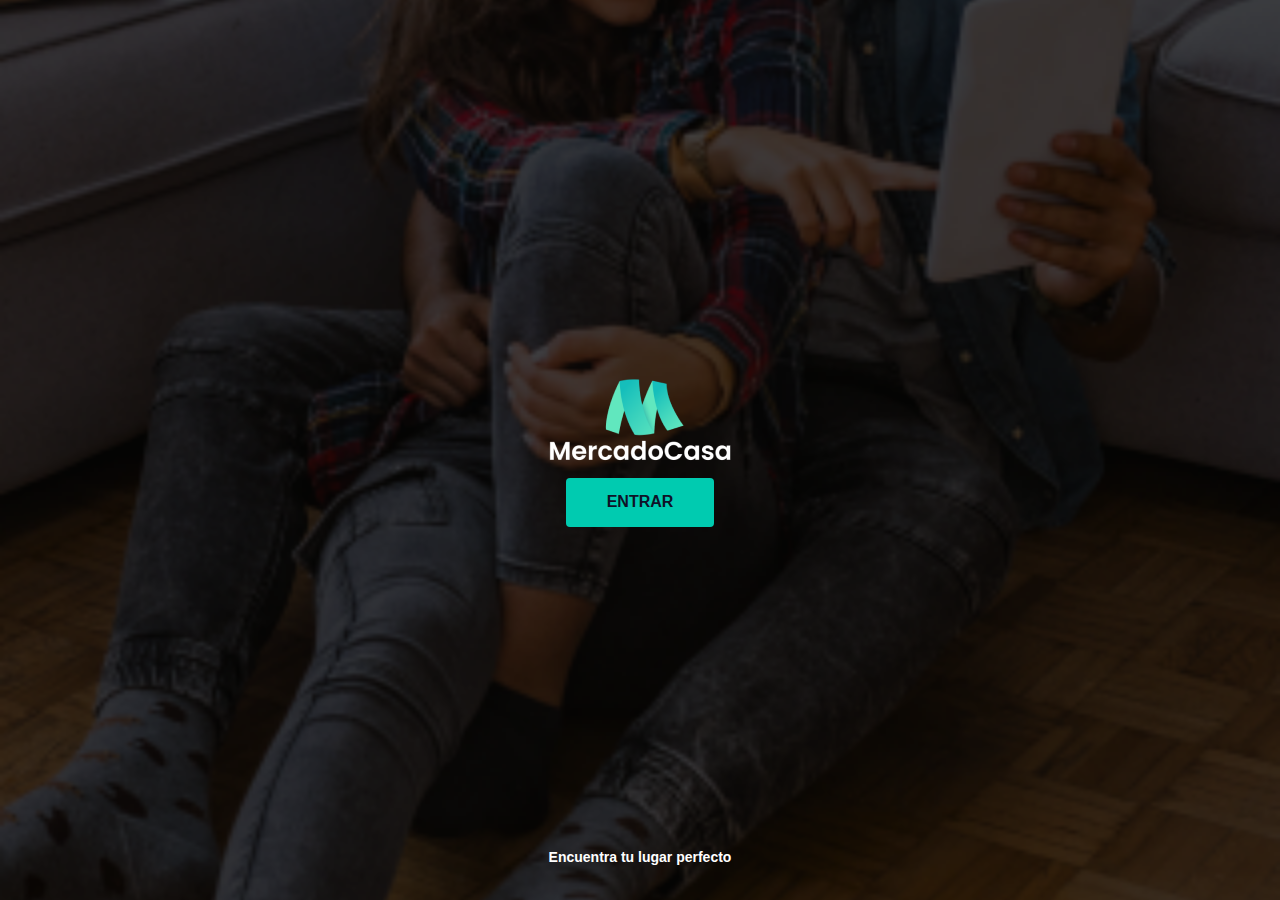
<file: index.html>
<!doctype html>
<html lang="es">
  <head>
    <title>Mercado Casa</title>
    <!-- Required meta tags -->
    <meta charset="utf-8">
    <meta name="viewport" content="width=device-width, initial-scale=1, shrink-to-fit=no">
    <!--Favicon-->
    <link rel="shortcut icon" type="image/x-icon" href="img/logo/favicon.ico">
    <!-- Bootstrap CSS -->
    <link rel="stylesheet" href="css/bootstrap.min.css">
    <link rel="stylesheet" href="css/all.css">
    <link rel="stylesheet" href="css/style.css">

    <!-- Google Tag Manager -->
    <script>(function(w,d,s,l,i){w[l]=w[l]||[];w[l].push({'gtm.start':
        new Date().getTime(),event:'gtm.js'});var f=d.getElementsByTagName(s)[0],
        j=d.createElement(s),dl=l!='dataLayer'?'&l='+l:'';j.async=true;j.src=
        'https://www.googletagmanager.com/gtm.js?id='+i+dl;f.parentNode.insertBefore(j,f);
        })(window,document,'script','dataLayer','GTM-PQ93QVQ');
    </script>
    <!-- End Google Tag Manager -->
  </head>
  <body class="background-portada">

    <!-- Google Tag Manager (noscript) -->
    <noscript><iframe src="https://www.googletagmanager.com/ns.html?id=GTM-PQ93QVQ"
    height="0" width="0" style="display:none;visibility:hidden"></iframe></noscript>
    <!-- End Google Tag Manager (noscript) -->

      <!------------------------Portada------------------------>
      <div class="container">
        <div class="row justify-content-center align-items-center min-vh-100">
          <div class="col-12">
              <div>
                <center>
                  <img src="img/logo/logo-mercado-casa-blanco.png" class="img-fluid logo-portada-mc">
                </center>
              </div>
              <div class="mt-10"> 
                <center>
                  <a href="home.html" class="btn btn-gradient text-btn-entrar text-center"><b>ENTRAR</b></a>
                </center>
              </div>
          </div>
          <!-------Texto inferior-------->
          <div class="ubica-bottom">
              <p class="text-portada-bottom text-center">Encuentra tu lugar perfecto</p>
          </div>
        </div>         
      </div>

    <!-- Optional JavaScript -->
    <!-- jQuery first, then Popper.js, then Bootstrap JS -->
    <script src="js/jquery-3.4.1.slim.min.js"></script>
    <script src="js/popper.min.js"></script>
    <script src="js/bootstrap.min.js"></script>
  </body>
</html>
</file>
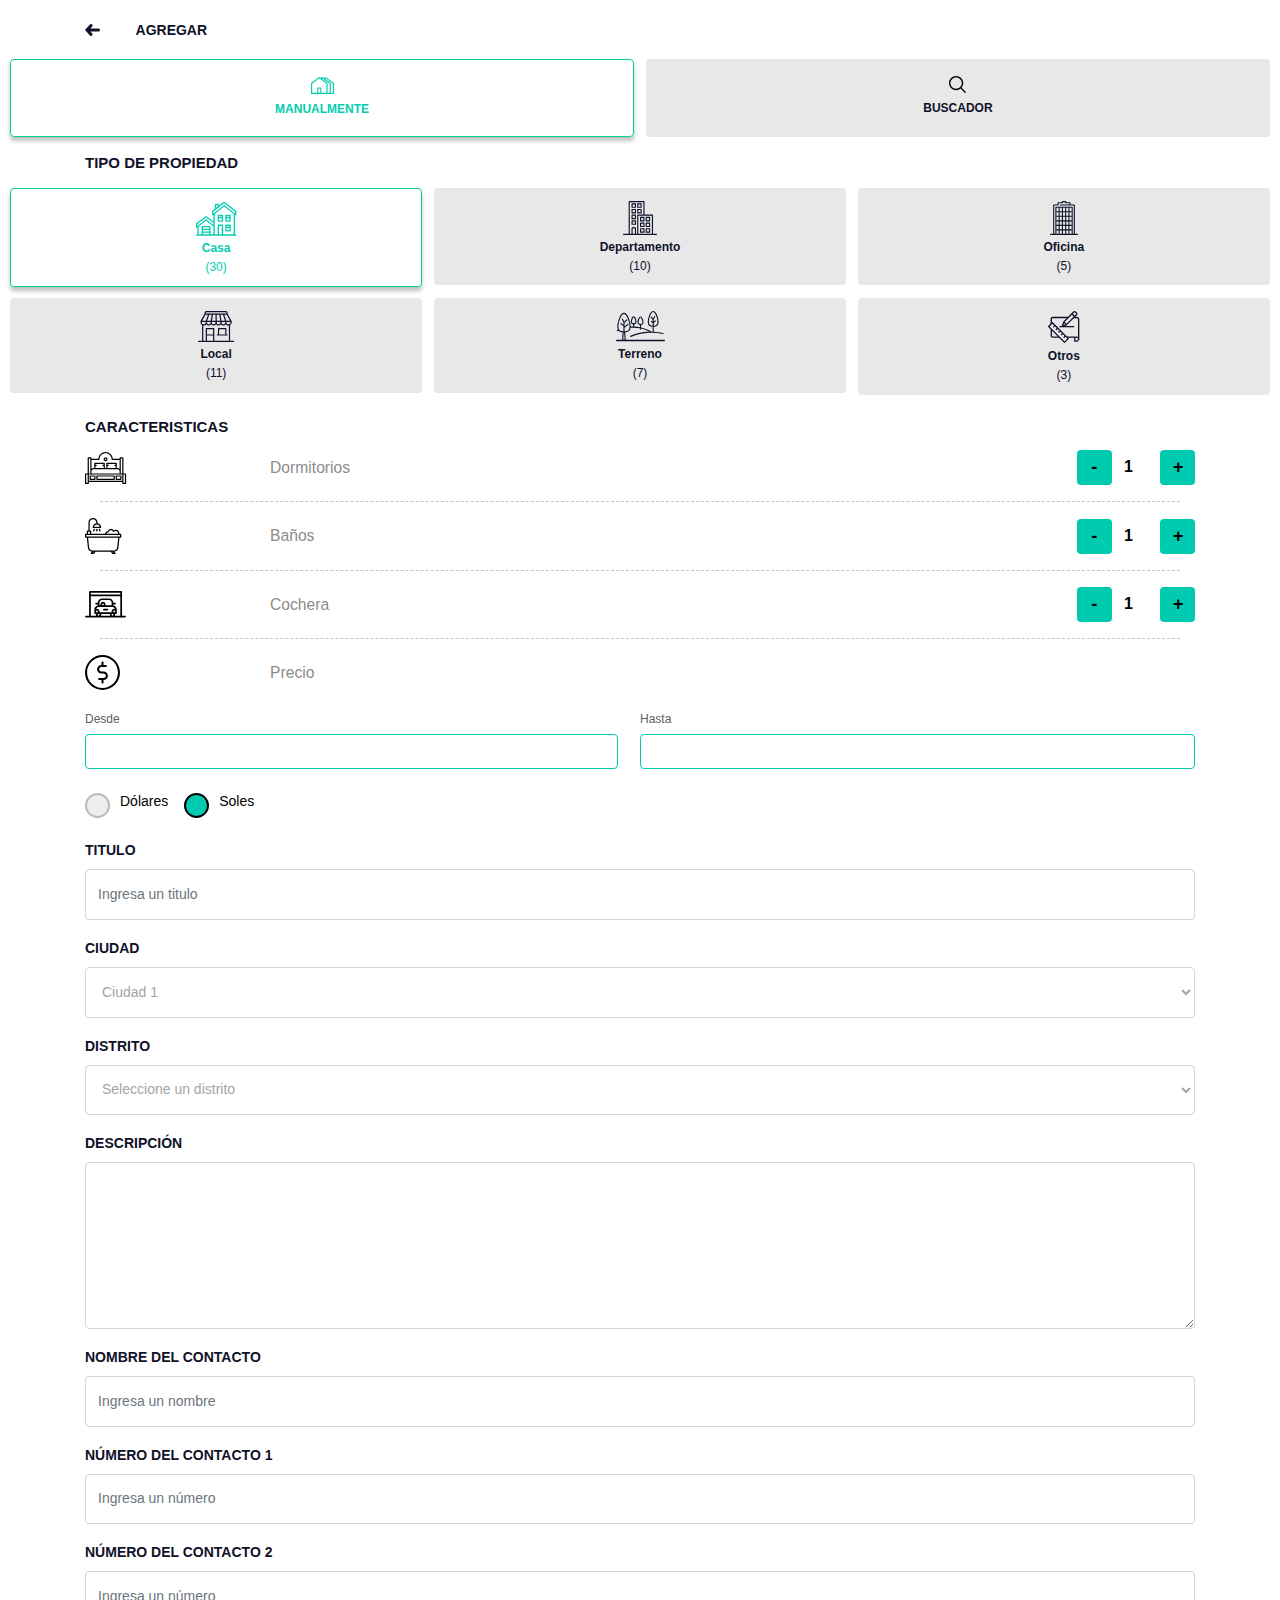
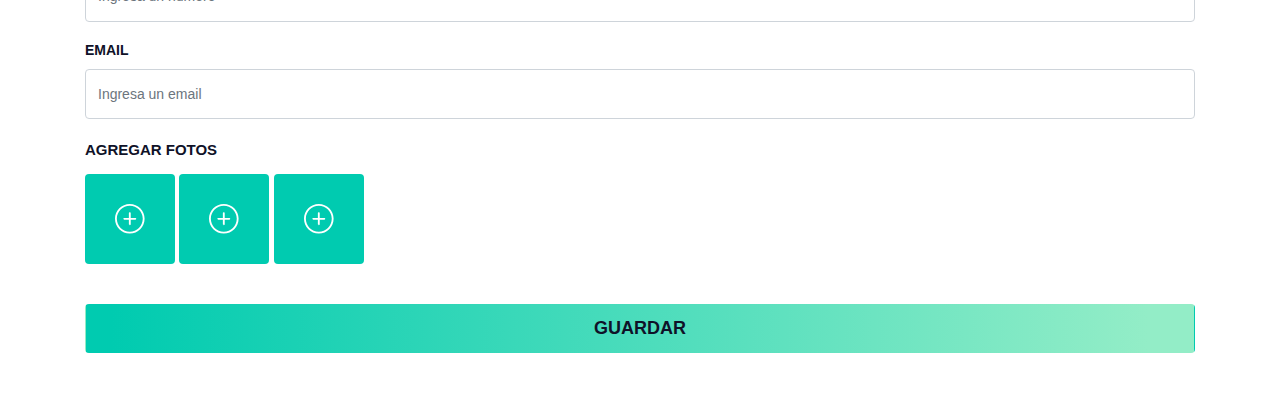
<file: agregar-me-interesa.html>
<!doctype html>
<html lang="es">
  <head>
    <title>Me interesa| Agregar</title>
    <!-- Required meta tags -->
    <meta charset="utf-8">
    <meta name="viewport" content="width=device-width, initial-scale=1, shrink-to-fit=no">
    <!--Favicon-->
    <link rel="shortcut icon" type="image/x-icon" href="img/logo/favicon.ico">
    <!-- Bootstrap CSS -->
    <link rel="stylesheet" href="css/bootstrap.min.css">
    <link rel="stylesheet" href="css/all.css">
    <link rel="stylesheet" href="css/style.css">

    <!-- Google Tag Manager -->
    <script>(function(w,d,s,l,i){w[l]=w[l]||[];w[l].push({'gtm.start':
        new Date().getTime(),event:'gtm.js'});var f=d.getElementsByTagName(s)[0],
        j=d.createElement(s),dl=l!='dataLayer'?'&l='+l:'';j.async=true;j.src=
        'https://www.googletagmanager.com/gtm.js?id='+i+dl;f.parentNode.insertBefore(j,f);
        })(window,document,'script','dataLayer','GTM-PQ93QVQ');
    </script>
    <!-- End Google Tag Manager -->
  </head>
  <body>
    <!-- Google Tag Manager (noscript) -->
    <noscript><iframe src="https://www.googletagmanager.com/ns.html?id=GTM-PQ93QVQ"
    height="0" width="0" style="display:none;visibility:hidden"></iframe></noscript>
    <!-- End Google Tag Manager (noscript) -->

    <!------------------------Volver------------------------>
    <header class="mb-3">
      <a class="link-sin-decoracion" href="listado-me-interesa.html">
        <div class="container mt-1-1">
          <div class="d-inline">
            <img src="img/arrows/arrow-left-black.svg" class="btn-back img-fluid">
          </div>
          <div class="d-inline">
            <p class="text-filter-back d-inline"><b>AGREGAR</b></p>
          </div>
        </div>
      </a>
    </header>
    <!------------------------Búsqueda----------------------->
    <section>
        <div class="container-fluid"  id="cont-prop">
            <div class="row text-center">
              <div class="col-6 p-cuadricula-busqueda active" id="opcion-manual">
                  <div class="tipo-busqueda-content cuadricula1">
                      <img src="img/vector/vector-manual-active.svg" class="img-fluid" id="img-manual">
                      <p class="text-opc-busqueda-add"><b>MANUALMENTE</b></p>
                  </div>
              </div>
              <div class="col-6 p-cuadricula-busqueda" id="opcion-buscador">
                  <div class="tipo-busqueda-content bg-square-prop cuadricula1">
                  <img src="img/vector/lupa.svg" class="img-fluid" id="img-buscador">
                  <p class="text-opc-busqueda-add"><b>BUSCADOR</b></p>
                  </div>
              </div>
            </div>
        </div>
    </section>

      <!--Búsqueda manual-->
    <section id="busqueda-manual" class="">
      <!--Titulo - Tipo de propiedad-->
      <div class="container">
        <div class="text-left">
          <p class="text-title-search mt-3"><b>TIPO DE PROPIEDAD</b></p>
        </div>
      </div>
      <!-----------------------Cuadricula Tipo de propiedad------------------------>
      <div class="container-fluid"  id="cont-prop">
        <div class="row text-center">
          <div class="col-4 p-cuadricula-prop active" id="prop-casa">
            <div class="tipo-propiedad-content cuadricula1">
              <img src="img/vector/casa-active.svg" class="img-fluid" id="img-casa">
              <p class="text-tipo-prop"><b>Casa</b></p>
              <p class="text-tipo-prop">(30)</p>
            </div>
          </div>
          <div class="col-4 p-cuadricula-prop" id="prop-departamento">
              <div class="tipo-propiedad-content bg-square-prop cuadricula1">
                <img src="img/vector/departamento.svg" class="img-fluid" id="img-departamento">
                <p class="text-tipo-prop"><b>Departamento</b></p>
                <p class="text-tipo-prop">(10)</p>
              </div>
          </div>
          <div class="col-4 p-cuadricula-prop" id="prop-oficina">
              <div class="tipo-propiedad-content bg-square-prop cuadricula1">
                <img src="img/vector/oficina.svg" class="img-fluid" id="img-oficina">
                <p class="text-tipo-prop"><b>Oficina</b></p>
                <p class="text-tipo-prop">(5)</p>
              </div>
          </div>
        </div>
        <div class="row mt-2 text-center">
          <div class="col-4 p-cuadricula-prop" id="prop-local">
            <div class="tipo-propiedad-content bg-square-prop cuadricula1">
              <img src="img/vector/local.svg" class="img-fluid" id="img-local" style="margin-top:auto; margin-bottom: auto;">
              <p class="text-tipo-prop"><b>Local</b></p>
              <p class="text-tipo-prop">(11)</p>
            </div>
          </div>
          <div class="col-4 p-cuadricula-prop" id="prop-terreno">
            <div class="tipo-propiedad-content bg-square-prop cuadricula1">
              <img src="img/vector/terreno.svg" class="img-fluid" id="img-terreno">
                <p class="text-tipo-prop"><b>Terreno</b></p>
                <p class="text-tipo-prop">(7)</p>
              </div>
            </div>
            <div class="col-4 p-cuadricula-prop" id="prop-otros">
              <div class="tipo-propiedad-content bg-square-prop cuadricula1">
                <img src="img/vector/vector-otros.svg" class="img-fluid" id="img-otros">
                  <p class="text-tipo-prop"><b>Otros</b></p>
                  <p class="text-tipo-prop">(3)</p>
              </div>
          </div>
        </div>
      </div>
     <!-----------------------Características------------------------>
      <div class="container">
        <!--Titulo-->
        <div class="text-left">
          <p class="text-title-search mt-1-4"><b>CARACTERISTICAS</b></p>
        </div>

        <div class="container-fluid">    
          <!--Dormitorios-->
          <div class="row align-items-center mb-3" id="caract-filter">
            <div class="col-2 pr-0">
              <img src="img/vector/dormitorio.svg" class="img-fluid">
            </div>
            <div class="col-4">
              <p class="text-left text-item-caract mb-0">Dormitorios</p>
            </div>
            <div class="col-6">
              <button type="button" class="btn btn-less-plus text-btn-count d-inline" id="restar-dormitorios">-</button>
              <input type="number" class="form-group input-number-count mb-0 d-inline" value="1" id="input-dormitorios">
              <button type="button" class="btn btn-less-plus text-btn-count d-inline" id="sumar-dormitorios">+</button>
            </div>
          </div>
          <!---->
          <hr class="hr-dashed">
          <!--Baños-->
          <div class="row align-items-center mb-3" id="caract-filter">
            <div class="col-2 pr-0">
              <img src="img/vector/vector-bano.svg" class="img-fluid">
            </div>
            <div class="col-4">
              <p class="text-left text-item-caract mb-0">Baños</p>
            </div>
            <div class="col-6">
              <button type="button" class="btn btn-less-plus text-btn-count d-inline" id="restar-banos">-</button>
              <input type="number" class="form-group input-number-count mb-0 d-inline" value="1" id="input-banos">
              <button type="button" class="btn btn-less-plus text-btn-count d-inline" id="sumar-banos">+</button>
            </div>
          </div>
          <!---->
          <hr class="hr-dashed">
          <!--Cochera-->
          <div class="row align-items-center mb-3" id="caract-filter">
            <div class="col-2 pr-0">
              <img src="img/vector/cochera.svg" class="img-fluid">
            </div>
            <div class="col-4">
              <p class="text-left text-item-caract mb-0">Cochera</p>
            </div>
            <div class="col-6">
              <button type="button" class="btn btn-less-plus text-btn-count d-inline" id="restar-cochera">-</button>
              <input type="number" class="form-group input-number-count mb-0 d-inline" value="1" id="input-cochera">
              <button type="button" class="btn btn-less-plus text-btn-count d-inline" id="sumar-cochera">+</button>
            </div>
          </div>
          <!---->
          <hr class="hr-dashed">
          <!--Formulario-->
          <form action="" method="post" enctype="multipart/form-data" id="formMeInteresa">
            <!--Precio-->
            <div class="row align-items-center mb-3" id="caract-filter">
              <div class="col-2 pr-0">
                <img src="img/vector/precio.svg" class="img-fluid">
              </div>
              <div class="col-4">
                <p class="text-left text-item-caract mb-0">Precio</p>
              </div>
            </div>
            <div class="row tex-align-last-justify mt-1 mb-3">
              <div class="col-6 pr-2percent pl-0">
                <div class="form-group ">
                  <label class="label-input-price" for="precio-desde">Desde</label>
                  <input type="number" class="form-control text-input-price" id="precio-desde" placeholder="">
                </div>
              </div>
              <div class="col-6 pl-0 pr-0">
                <div class="form-group">
                  <label class="label-input-price" for="precio-hasta">Hasta</label>
                  <input type="number" class="form-control text-input-price" id="precio-hasta" placeholder="">
                </div>
              </div>
              <div class="form-check form-check-inline mt-2">
                <label class="container-radio mr-3">Dólares
                  <input type="radio" checked="checked" name="precio">
                  <span class="checkmark"></span>
                </label>
                <label class="container-radio">Soles
                  <input type="radio" checked="checked" name="precio">
                  <span class="checkmark"></span>
                </label>
              </div>
            </div>
          </div>
          <!---->
          <div class="form-group"><!--Titulo-->
            <label for="titulo-add" class="label-form-interesa">TITULO</label>
            <input type="text" class="form-control input-text-interesa" id="titulo-add" placeholder="Ingresa un titulo">
          </div>
          <div class="form-group">
            <label class="label-form-interesa" for="select-ciudad-add">CIUDAD</label>
            <select class="form-control input-text-interesa" id="select-ciudad-add">
              <option>Ciudad 1</option>
              <option>Ciudad 2</option>
              <option>Ciudad 3</option>
            </select>
          </div>
          <div class="form-group">
            <label class="label-form-interesa" for="select-distrito-add">DISTRITO</label>
            <select class="form-control input-text-interesa" id="select-distrito-add">
              <option selected>Seleccione un distrito</option>
              <option>Miraflores</option>
              <option>Surco</option>
              <option>Chorrillos</option>
            </select>
          </div>
          <div class="form-group">
            <label for="descripcion-add" class="label-form-interesa">DESCRIPCIÓN</label>
            <textarea class="form-control input-text-interesa" id="descripcion-add" rows="9"></textarea>
          </div>
          <div class="form-group">
            <label for="numero-contacto" class="label-form-interesa">NOMBRE DEL CONTACTO</label>
            <input type="text" class="form-control input-text-interesa" id="nombre-contacto" placeholder="Ingresa un nombre">
          </div>
          <div class="form-group">
            <label for="numero-contacto" class="label-form-interesa">NÚMERO DEL CONTACTO 1</label>
            <input type="tel" class="form-control input-text-interesa" id="numero-contacto" placeholder="Ingresa un número">
          </div>
          <div class="form-group">
            <label for="numero-contacto2" class="label-form-interesa">NÚMERO DEL CONTACTO 2</label>
            <input type="tel" class="form-control input-text-interesa" id="numero-contacto2" placeholder="Ingresa un número">
          </div>
          <div class="form-group">
            <label for="email" class="label-form-interesa">EMAIL</label>
            <input type="email" class="form-control input-text-interesa" id="numero-contacto2" placeholder="Ingresa un email">
          </div>
          <div class="text-left">
            <p class="text-title-search mt-1-4"><b>AGREGAR FOTOS</b></p>
          </div>
          <div class="">
            <img class="rounded square-add-photo mb-2" src="img/vector/agregar-foto.svg" id="add-img">
            <img class="rounded square-add-photo mb-2" src="img/vector/agregar-foto.svg" id="add-img">
            <img class="rounded square-add-photo mb-2" src="img/vector/agregar-foto.svg" id="add-img">
          </div>
          <!--Reset/Enviar-->
          <div class="container-fluid pr-0 pl-0">
            <div class="row align-items-center mb-5 mt-32 pl-0 pr-0" id="caract-filter">
              <div class="col-12">
                <!--<button type="button" class="btn btn-guardar-interesa text-btn-guardar-interesa w-100">
                  <b>GUARDAR</b>
                </button>-->
                <a href="listado-me-interesa.html" class="btn btn-guardar-interesa text-btn-guardar-interesa w-100"><b>GUARDAR</b></a>
              </div>
            </div>
          </div>
          <!---->
        </form>
      </div>
    </section>
    <!--fin búsqueda manual-->

    <!--Búscador-->
    <section id="busqueda-buscador" class="d-none">
      <!------------------------Alquilar/Comprar------------------------>
      <div class="container-fluid" id="cont-pref">
        <p class="titles-home m-0">¿QUÉ PREFIERES?</p>
        <div class="row" id="row-pref">
          <!--Opcion comprar-->
          <div class="col-6" id="a-comprar-mi">
            <a href="#" class="link-sin-decoracion" id="link-c-mi">  
              <div class="opciones-conf opacity-alquilar-comp active" id="comprar-mi"></div>
              <div class="bg-opcion-comprar active opciones-conf">
                  <p class="text-opciones-preferencias text-left" id="p-comprar-add"><b>COMPRAR</b></p>
              </div>
            </a>
          </div>
          <!--Opcion alquilar-->
          <div class="col-6" id="a-alquilar-mi">
            <a href="#" class="link-sin-decoracion" id="link-a-mi">
              <div class="opciones-conf opacity-alquilar-comp" id="alquilar-mi"></div>
              <div class="bg-opcion-alquilar opciones-conf">
                <p class="text-opciones-preferencias text-left inactive" id="p-alquilar-add"><b>ALQUILAR</b></p>
              </div>
            </a>
          </div>
        </div>
  
        <!------------------------Tipo de propiedad------------------------>
        <p class="titles-home mt-3 mb-2">ELIJE ENTRE</p>
        <div class="row text-center">
          <div class="col-4 p-cuadricula-prop active" id="prop-casa2">
            <div class="tipo-propiedad-content cuadricula1">
              <img src="img/vector/casa-active.svg" class="img-fluid" id="img-casa2">
              <p class="text-tipo-prop"><b>Casa</b></p>
              <p class="text-tipo-prop">(30)</p>
            </div>
          </div>
          <div class="col-4 p-cuadricula-prop" id="prop-departamento2">
              <div class="tipo-propiedad-content bg-square-prop cuadricula1">
                <img src="img/vector/departamento.svg" class="img-fluid" id="img-departamento2">
                <p class="text-tipo-prop"><b>Departamento</b></p>
                <p class="text-tipo-prop">(10)</p>
              </div>
          </div>
          <div class="col-4 p-cuadricula-prop" id="prop-oficina2">
              <div class="tipo-propiedad-content bg-square-prop cuadricula1">
                <img src="img/vector/oficina.svg" class="img-fluid" id="img-oficina2">
                <p class="text-tipo-prop"><b>Oficina</b></p>
                <p class="text-tipo-prop">(5)</p>
              </div>
          </div>
        </div>
        <div class="row mt-2 text-center">
          <div class="col-4 p-cuadricula-prop" id="prop-local2">
            <div class="tipo-propiedad-content bg-square-prop cuadricula1">
              <img src="img/vector/local.svg" class="img-fluid" id="img-local2" style="margin-top:auto; margin-bottom: auto;">
              <p class="text-tipo-prop"><b>Local</b></p>
              <p class="text-tipo-prop">(11)</p>
            </div>
          </div>
          <div class="col-4 p-cuadricula-prop" id="prop-terreno2">
            <div class="tipo-propiedad-content bg-square-prop cuadricula1">
              <img src="img/vector/terreno.svg" class="img-fluid" id="img-terreno2">
              <p class="text-tipo-prop"><b>Terreno</b></p>
              <p class="text-tipo-prop">(7)</p>
              </div>
            </div>
            <div class="col-4 p-cuadricula-prop" id="prop-otros2">
              <div class="tipo-propiedad-content bg-square-prop cuadricula1">
                <img src="img/vector/vector-otros.svg" class="img-fluid" id="img-otros2">
                <p class="text-tipo-prop"><b>Otros</b></p>
                <p class="text-tipo-prop">(3)</p>
              </div>
          </div>
        </div>
        <p class="titles-home mt-3 mb-2">¿DÓNDE?</p>
        <form>
          <div class="form-group">
            <input type="text" class="form-control input-buscar text-input-buscar" id="direccion2" placeholder="Ejemplo: Santiago de Surco">
          </div>
          <!--<button type="submit" class="btn btn-gradient text-btn-buscar">BUSCAR</button>-->
          <a href="search-add.html" class="btn btn-gradient text-btn-buscar">BUSCAR</a>
        </form>
      </div>
    </section>
    <!--Fin buscador-->

    <!-- Optional JavaScript -->
    <!-- jQuery first, then Popper.js, then Bootstrap JS -->
    <script src="js/jquery-3.4.1.min.js"></script>
    <script src="js/popper.min.js"></script>
    <script src="js/bootstrap.min.js"></script>
    <script src="js/mercado-casa.js"></script>
  </body>
</html>
</file>
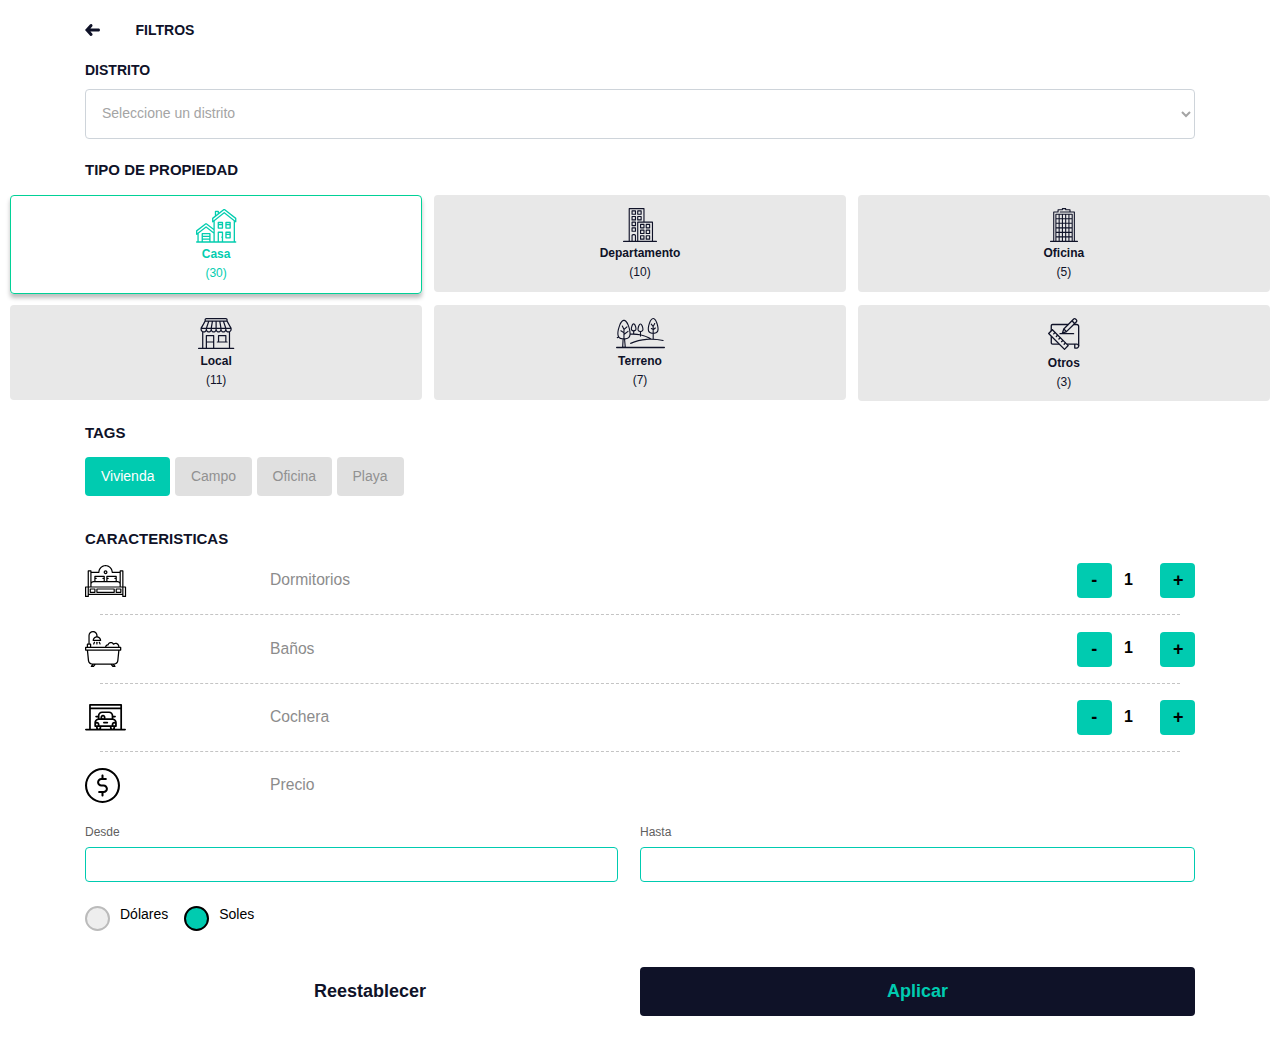
<file: filter.html>
<!doctype html>
<html lang="es">
  <head>
    <title>Mercado Casa | Filtro de búsqueda</title>
    <!-- Required meta tags -->
    <meta charset="utf-8">
    <meta name="viewport" content="width=device-width, initial-scale=1, shrink-to-fit=no">
    <!--Favicon-->
    <link rel="shortcut icon" type="image/x-icon" href="img/logo/favicon.ico">
    <!-- Bootstrap CSS -->
    <link rel="stylesheet" href="css/bootstrap.min.css">
    <link rel="stylesheet" href="css/all.css">
    <link rel="stylesheet" href="css/style.css">
    
    <!-- Google Tag Manager -->
    <script>(function(w,d,s,l,i){w[l]=w[l]||[];w[l].push({'gtm.start':
        new Date().getTime(),event:'gtm.js'});var f=d.getElementsByTagName(s)[0],
        j=d.createElement(s),dl=l!='dataLayer'?'&l='+l:'';j.async=true;j.src=
        'https://www.googletagmanager.com/gtm.js?id='+i+dl;f.parentNode.insertBefore(j,f);
        })(window,document,'script','dataLayer','GTM-PQ93QVQ');
    </script>
    <!-- End Google Tag Manager -->
  </head>
  <body>

    <!-- Google Tag Manager (noscript) -->
    <noscript><iframe src="https://www.googletagmanager.com/ns.html?id=GTM-PQ93QVQ"
    height="0" width="0" style="display:none;visibility:hidden"></iframe></noscript>
    <!-- End Google Tag Manager (noscript) -->
    
    <!------------------------Volver------------------------>
    <header>
      <a class="link-sin-decoracion" href="search.html"><div class="container mt-1-1">
        <div class="d-inline">
          <img src="img/arrows/arrow-left-black.svg" class="btn-back img-fluid">
        </div>
        <div class="d-inline">
          <p class="text-filter-back d-inline"><b>FILTROS</b></p>
        </div>
      </div></a>
    </header>
    <!--Select: Distrito-->
    <section class="mt-3">
      <div class="container">
        <div class="form-group">
          <label class="label-form-interesa" for="select-distrito-add">DISTRITO</label>
          <select class="form-control input-text-interesa" id="select-distrito-filter">
            <option selected>Seleccione un distrito</option>
            <option>Miraflores</option>
            <option>Surco</option>
            <option>Chorrillos</option>
          </select>
        </div>
      </div>
        
    </section>
    <!--Titulo - Tipo de propiedad-->
    <section class="container">
      <div class="text-left">
        <p class="text-title-search mt-1-4"><b>TIPO DE PROPIEDAD</b></p>
      </div>
    </section>

    <section>
      <!-----------------------Cuadricula Tipo de propiedad------------------------>
      <div class="container-fluid"  id="cont-prop">
        <div class="row text-center">
          <div class="col-4 p-cuadricula-prop active" id="prop-casa">
            <div class="tipo-propiedad-content cuadricula1">
              <img src="img/vector/casa-active.svg" class="img-fluid" id="img-casa">
              <p class="text-tipo-prop"><b>Casa</b></p>
              <p class="text-tipo-prop">(30)</p>
            </div>
          </div>
          <div class="col-4 p-cuadricula-prop" id="prop-departamento">
              <div class="tipo-propiedad-content bg-square-prop cuadricula1">
                <img src="img/vector/departamento.svg" class="img-fluid" id="img-departamento">
                <p class="text-tipo-prop"><b>Departamento</b></p>
                <p class="text-tipo-prop">(10)</p>
              </div>
          </div>
          <div class="col-4 p-cuadricula-prop" id="prop-oficina">
              <div class="tipo-propiedad-content bg-square-prop cuadricula1">
                <img src="img/vector/oficina.svg" class="img-fluid" id="img-oficina">
                <p class="text-tipo-prop"><b>Oficina</b></p>
                <p class="text-tipo-prop">(5)</p>
              </div>
          </div>
        </div>
        <div class="row mt-2 text-center">
          <div class="col-4 p-cuadricula-prop" id="prop-local">
            <div class="tipo-propiedad-content bg-square-prop cuadricula1">
              <img src="img/vector/local.svg" class="img-fluid" id="img-local" style="margin-top:auto; margin-bottom: auto;">
              <p class="text-tipo-prop"><b>Local</b></p>
              <p class="text-tipo-prop">(11)</p>
            </div>
          </div>
          <div class="col-4 p-cuadricula-prop" id="prop-terreno">
            <div class="tipo-propiedad-content bg-square-prop cuadricula1">
              <img src="img/vector/terreno.svg" class="img-fluid" id="img-terreno">
                <p class="text-tipo-prop"><b>Terreno</b></p>
                <p class="text-tipo-prop">(7)</p>
              </div>
            </div>
            <div class="col-4 p-cuadricula-prop" id="prop-otros">
              <div class="tipo-propiedad-content bg-square-prop cuadricula1">
                <img src="img/vector/vector-otros.svg" class="img-fluid" id="img-otros">
                  <p class="text-tipo-prop"><b>Otros</b></p>
                  <p class="text-tipo-prop">(3)</p>
              </div>
          </div>
        </div>
      </div>
    </section>
    <!-----------------------TAGS------------------------>
    <section>
      <div class="container">
        <!--Titulo-->
        <div class="text-left">
          <p class="text-title-search mt-1-4"><b>TAGS</b></p>
        </div>
        <!--Tags-->
        <span class="badge tags text-tags active" id="1">Vivienda</span>
      
        <span class="badge tags text-tags" id="2">Campo</span>
        
        <span class="badge tags text-tags" id="3">Oficina</span>
       
        <span class="badge tags text-tags" id="4">Playa</span>
      </div>
    </section>
    <!--Fin TAGS-->

    <!-----------------------Características------------------------>
    <section class="container">
      <!--Titulo-->
      <div class="text-left">
        <p class="text-title-search mt-1-4"><b>CARACTERISTICAS</b></p>
      </div>
      <div class="container-fluid">
       
        <!--Dormitorios-->
        <div class="row align-items-center mb-3" id="caract-filter">
          <div class="col-2 pr-0">
            <img src="img/vector/dormitorio.svg" class="img-fluid">
          </div>
          <div class="col-4">
            <p class="text-left text-item-caract mb-0">Dormitorios</p>
          </div>
          <div class="col-6">
            <button type="button" class="btn btn-less-plus text-btn-count d-inline" id="restar-dormitorios">-</button>
            <input type="number" class="form-group input-number-count mb-0 d-inline" value="1" id="input-dormitorios">
            <button type="button" class="btn btn-less-plus text-btn-count d-inline" id="sumar-dormitorios">+</button>
          </div>
        </div>
        <!---->
        <hr class="hr-dashed">
        <!--Baños-->
        <div class="row align-items-center mb-3" id="caract-filter">
          <div class="col-2 pr-0">
            <img src="img/vector/vector-bano.svg" class="img-fluid">
          </div>
          <div class="col-4">
            <p class="text-left text-item-caract mb-0">Baños</p>
          </div>
          <div class="col-6">
            <button type="button" class="btn btn-less-plus text-btn-count d-inline" id="restar-banos">-</button>
            <input type="number" class="form-group input-number-count mb-0 d-inline" value="1" id="input-banos">
            <button type="button" class="btn btn-less-plus text-btn-count d-inline" id="sumar-banos">+</button>
          </div>
        </div>
        <!---->
        <hr class="hr-dashed">
        <!--Cochera-->
        <div class="row align-items-center mb-3" id="caract-filter">
          <div class="col-2 pr-0">
            <img src="img/vector/cochera.svg" class="img-fluid">
          </div>
          <div class="col-4">
            <p class="text-left text-item-caract mb-0">Cochera</p>
          </div>
          <div class="col-6">
            <button type="button" class="btn btn-less-plus text-btn-count d-inline" id="restar-cochera">-</button>
            <input type="number" class="form-group input-number-count mb-0 d-inline" value="1" id="input-cochera">
            <button type="button" class="btn btn-less-plus text-btn-count d-inline" id="sumar-cochera">+</button>
          </div>
        </div>
        <!---->
        <hr class="hr-dashed">
        <!--Precio-->
        <div class="row align-items-center mb-3" id="caract-filter">
          <div class="col-2 pr-0">
            <img src="img/vector/precio.svg" class="img-fluid">
          </div>
          <div class="col-4">
            <p class="text-left text-item-caract mb-0">Precio</p>
          </div>
        </div>
        <div class="row tex-align-last-justify mt-1">
          <div class="col-6 pr-2percent pl-0">
            <div class="form-group ">
              <label class="label-input-price" for="precio-desde">Desde</label>
              <input type="number" class="form-control text-input-price" id="precio-desde" placeholder="">
            </div>
          </div>
          <div class="col-6 pl-0 pr-0">
            <div class="form-group">
              <label class="label-input-price" for="precio-hasta">Hasta</label>
              <input type="number" class="form-control text-input-price" id="precio-hasta" placeholder="">
            </div>
          </div>
            
          <div class="form-check form-check-inline mt-2">
            <label class="container-radio mr-3">Dólares
              <input type="radio" checked="checked" name="precio">
              <span class="checkmark"></span>
            </label>
            <label class="container-radio">Soles
              <input type="radio" checked="checked" name="precio">
              <span class="checkmark"></span>
            </label>
          </div>
          
          <!--<div class="col-8 check-soles-align ">	
            <div class="w-100 h-100">
             <label class="customcheck d-inline">Soles
                <input type="checkbox" checked="checked">
                <span class="checkmark"></span>
              </label></div>
          </div>  
          <div class="col-4 pl-8 mx-auto">
            <div class="h-100 w-100">
              <label class="customcheck d-inlineb adjust-dolar">Dólares
                <input type="checkbox" class="top2">
                <span class="checkmark check-dolar-align"></span>
              </label></div>
          </div>-->
        </div>
        <!---->
        <!--Reset/Enviar-->
        <div class="row align-items-center mb-5 mt-32" id="caract-filter">
          <div class="col-6">
              <button type="reset" class="btn btn-reset text-btn-reset w-100"><b>Reestablecer</b></button>
          </div>
          <div class="col-6 pl-0">
              <!--<button type="button" class="btn btn-apply text-btn-apply w-100"><b>Aplicar</b></button>-->
              <a href="search.html" class="btn btn-apply text-btn-apply w-100"><b>Aplicar</b></a>
          </div>
        </div>
        <!---->
      </div>
    </section>

    <!-- Optional JavaScript -->
    <!-- jQuery first, then Popper.js, then Bootstrap JS -->
    <script src="js/jquery-3.4.1.slim.min.js"></script>
    <script src="js/popper.min.js"></script>
    <script src="js/bootstrap.min.js"></script>
    <script src="js/mercado-casa.js"></script>
  </body>
</html>
</file>
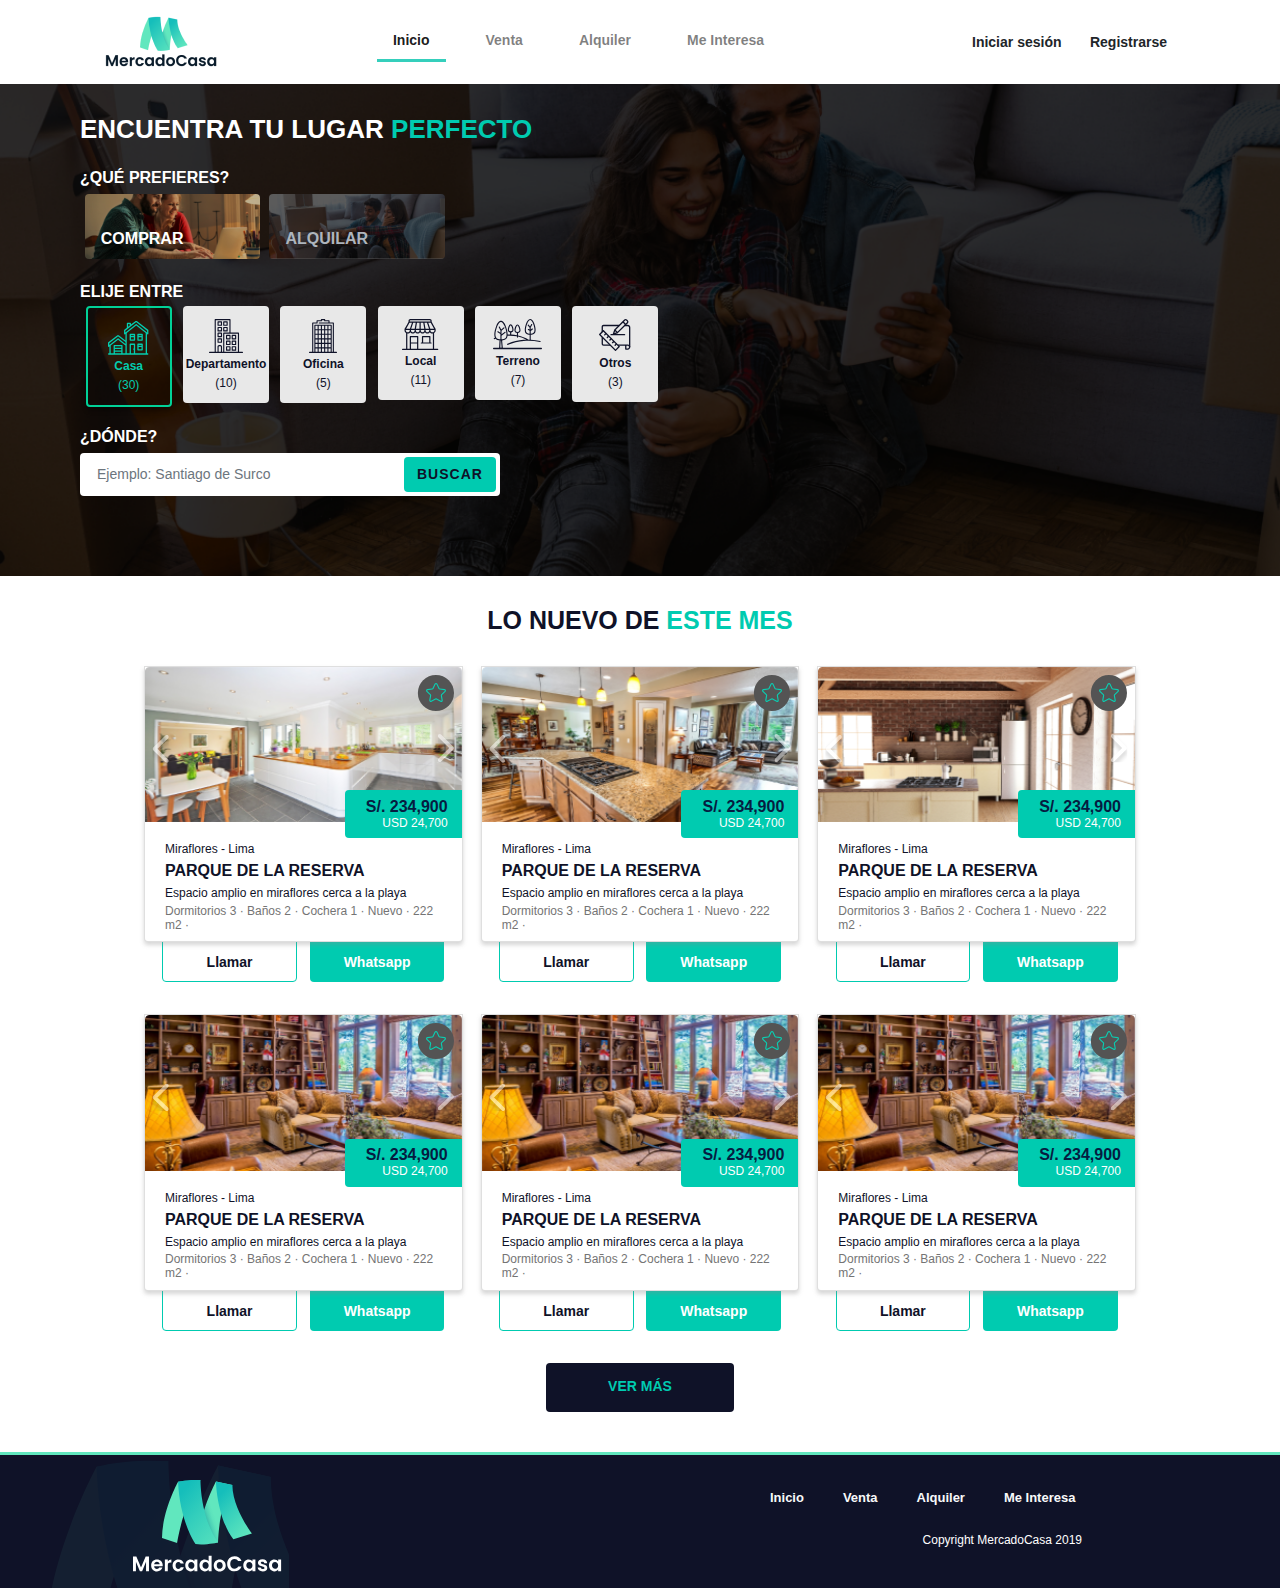
<file: home.html>
<!doctype html>
<html lang="es">
  <head>
    <title>Mercado Casa | Inicio</title>
    <!-- Required meta tags -->
    <meta charset="utf-8">
    <meta name="viewport" content="width=device-width, initial-scale=1, shrink-to-fit=no">
    <!--Favicon-->
    <link rel="shortcut icon" type="image/x-icon" href="img/logo/favicon.ico">
    <!-- Bootstrap CSS -->
    <link rel="stylesheet" href="css/bootstrap.min.css">
    <link rel="stylesheet" href="css/all.css">
    <link rel="stylesheet" href="css/style.css">

    <!-- Google Tag Manager -->
    <script>(function(w,d,s,l,i){w[l]=w[l]||[];w[l].push({'gtm.start':
        new Date().getTime(),event:'gtm.js'});var f=d.getElementsByTagName(s)[0],
        j=d.createElement(s),dl=l!='dataLayer'?'&l='+l:'';j.async=true;j.src=
        'https://www.googletagmanager.com/gtm.js?id='+i+dl;f.parentNode.insertBefore(j,f);
        })(window,document,'script','dataLayer','GTM-PQ93QVQ');
    </script>
    <!-- End Google Tag Manager -->
  </head>
  <body>

    <!-- Google Tag Manager (noscript) -->
    <noscript><iframe src="https://www.googletagmanager.com/ns.html?id=GTM-PQ93QVQ"
    height="0" width="0" style="display:none;visibility:hidden"></iframe></noscript>
    <!-- End Google Tag Manager (noscript) -->
    
    <!------------------------MOVIL: Menu Principal------------------------>
    <header class="header d-lg-none" id="header-menu">
      <div class="wrapper">
        <nav id="sidebar">
          <div id="dismiss">
            <img src="img/vector/Path.svg" class="img-fluid logo-menu-mc">
          </div>
          <!--Logo MC-->
          <div class="sidebar-header line-separator-menu">
            <a href="home.html" class="link-sin-decoracion">
              <img src="img/logo/menu-mc-logo.svg" class="img-fluid">
            </a>
          </div>
          <!--Opciones-->
          <ul class="list-unstyled components">
              <li>
                  <a href="home.html">INICIO</a>
                </li>
              <li>
                <a href="login.html">INICIAR SESIÓN</a>
              </li>
              <li>
                <a href="sign-up.html">REGISTRARSE</a>
              </li>
            </ul>
          <ul class="list-unstyled components">
            <li>
              <a href="home.html">INICIO</a>
            </li>
            <li>
              <a href="">VENTA</a>
            </li>
            <li>
              <a href="">ALQUILER</a>
            </li>
            <li>
              <a href="listado-me-interesa.html">ME INTERESA</a>
            </li>
            <li>
              <a href="index.html">CERRAR SESIÓN</a>
            </li>
          </ul>
        </nav>
        <!-- Icono menu + logo MC -->
        <div id="content">
          <nav class="navbar navbar-expand-lg navbar-light bg-white">
            <div class="container-fluid">
              <button type="button" id="sidebarCollapse" class="navbar-toggler">
                <span class="icono-menu"></span>
              </button>
              <a class="navbar-brand" href="home.html">
                <img src="img/logo/logo-mercado-casa.png" class="img-fluid centrar-logo" id="logo-menu">
              </a>
            </div>
          </nav>
        </div>
      </div>
    </header>
    <div class="overlay"></div>
    <!------------------------FIN del Menu Principal------------------------>
    <!-------------------------DESKTOP: Menu Principal---------------------->
    <header class="d-lg-block d-none z-index-999 bg-white" id="header-menu-d">
      <div class="container">
        <nav class="navbar navbar-expand-lg navbar-light ">
            <a class="navbar-brand" href="home.html">
              <img src="img/logo/logo-mercado-casa.png" class="img-fluid" id="logo-menu-desktop">
            </a>
          <button class="navbar-toggler" type="button" data-toggle="collapse" data-target="#navbarSupportedContent" aria-controls="navbarSupportedContent" aria-expanded="false" aria-label="Toggle navigation">
            <span class="navbar-toggler-icon"></span>
          </button>
        
          <div class="collapse navbar-collapse" id="navbarSupportedContent">
            <ul class="navbar-nav center-menu">
              <li class="nav-item pr-4 active">
                <a class="nav-link btn-menu text-btn-menu pl-3 pr-3" href="#">Inicio</a>
              </li>
              <li class="nav-item pr-4">
                <a class="nav-link btn-menu text-btn-menu pl-3 pr-3" href="#">Venta</a>
              </li>
              <li class="nav-item pr-4">
                <a class="nav-link btn-menu text-btn-menu pl-3 pr-3" href="#">Alquiler</a>
              </li>
              <li class="nav-item pr-4">
                <a class="nav-link btn-menu text-btn-menu pl-3 pr-3" href="#">Me Interesa</a>
              </li>
            </ul> 
            <div class="d-inline">
                <a class="btn btn-menu text-btn-menu my-2 my-sm-0">Iniciar sesión</a>
                <a class="btn btn-menu text-btn-menu my-2 my-sm-0">Registrarse</a>
            </div>         
          </div>
        </nav> 
      </div>
    </header>
    <!---DESKTOP: Fin del Menu Principal-->

    <!-----DESKTOP: Banner---->
    <section class="d-lg-block d-none">
      <div class="jumbotron mc-home-banner">
          <p class="title-jumbotron-home">
            <b>ENCUENTRA TU LUGAR<span class="text-aqua"> PERFECTO</span></b>
          </p>
          <!--Comprar/Alquilar-->
          <p class="subtitle-jumbotron mt-1-4 mb-0">¿QUÉ PREFIERES?</p>
          <div class="row" id="row-pref">
            <!--Opcion comprar-->
            <div class="col-2 pr-0" id="a-comprar-home-d">
              <a href="#" class="link-sin-decoracion" id="link-c-home-d">
                <div class="opciones-conf-desktop opacity-alquilar-comp active" id="comprar-home-d"></div>
                <div class="bg-opcion-comprar opciones-conf active">
                  <p class="text-opciones-preferencias text-left active" id="p-comprar-home-d"><b>COMPRAR</b></p>
                </div>
              </a>
            </div>
            <!--Opcion alquilar-->
            <div class="col-2 pl-0" id="a-alquilar-home-d">
              <a href="#" class="link-sin-decoracion" id="link-a-home-d">
                <div class="opciones-conf-desktop opacity-alquilar-comp" id="alquilar-home-d"></div>
                <div class="bg-opcion-alquilar opciones-conf">
                  <p class="text-opciones-preferencias text-left inactive" id="p-alquilar-home-d"><b>ALQUILAR</b></p>
                </div>
              </a>
            </div>
          </div>
          <p class="subtitle-jumbotron mt-3 mb-0">ELIJE ENTRE</p>
          <div class="container-fluid" id="desktop-tipo-prop">
            <div class="row text-center">
              <div class="col-1 p-cuadricula-prop active" id="prop-casa-d">
                <div class="tipo-propiedad-content cuadricula1" >
                  <img src="img/vector/casa-active.svg" class="img-fluid" id="img-casa-d">
                  <p class="text-tipo-prop"><b>Casa</b></p>
                  <p class="text-tipo-prop">(30)</p>
                </div>
              </div>
              <div class="col-1 p-cuadricula-prop" id="prop-departamento-d">
                  <div class="tipo-propiedad-content bg-square-prop cuadricula1">
                    <img src="img/vector/departamento.svg" class="img-fluid" id="img-departamento-d">
                    <p class="text-tipo-prop"><b>Departamento</b></p>
                    <p class="text-tipo-prop">(10)</p>
                  </div>
              </div>
              <div class="col-1 p-cuadricula-prop" id="prop-oficina-d">
                  <div class="tipo-propiedad-content bg-square-prop cuadricula1">
                    <img src="img/vector/oficina.svg" class="img-fluid" id="img-oficina-d">
                    <p class="text-tipo-prop"><b>Oficina</b></p>
                    <p class="text-tipo-prop">(5)</p>
                  </div>
              </div>
              <div class="col-1 p-cuadricula-prop" id="prop-local-d">
                <div class="tipo-propiedad-content bg-square-prop cuadricula1">
                  <img src="img/vector/local.svg" class="img-fluid" id="img-local-d" style="margin-top:auto; margin-bottom: auto;">
                  <p class="text-tipo-prop"><b>Local</b></p>
                  <p class="text-tipo-prop">(11)</p>
                </div>
              </div>
              <div class="col-1 p-cuadricula-prop" id="prop-terreno-d">
                <div class="tipo-propiedad-content bg-square-prop cuadricula1">
                  <img src="img/vector/terreno.svg" class="img-fluid" id="img-terreno-d">
                    <p class="text-tipo-prop"><b>Terreno</b></p>
                    <p class="text-tipo-prop">(7)</p>
                </div>
              </div>
              <div class="col-1 p-cuadricula-prop" id="prop-otros-d">
                <div class="tipo-propiedad-content bg-square-prop cuadricula1">
                  <img src="img/vector/vector-otros.svg" class="img-fluid" id="img-otros-d">
                    <p class="text-tipo-prop"><b>Otros</b></p>
                    <p class="text-tipo-prop">(3)</p>
                </div>
              </div>
            </div>
          </div>
          <p class="subtitle-jumbotron mt-3 mb-1">¿DÓNDE?</p>
          <form class="form-inline">
            <div class="bg-input-jumbotron">
              <div class="input-group m-sm-1">
                <input type="text" class="form-control w-20r" id="direccion-desktop" placeholder="Ejemplo: Santiago de Surco">
                <!--<button type="submit" class="btn btn-gradient-d text-btn-buscar-d">BUSCAR</button>-->
                <a href="search.html" class="btn btn-gradient-d text-btn-buscar-d">BUSCAR</a>
              </div>
            </div>
          </form>
        </div>
      <!--Fin del banner--->
    </section>

    <section class="d-lg-none">
        <p class="text-title-home text-center mt-7 mb-0"><b>ENCUENTRA TU LUGAR<span class="text-aqua"> PERFECTO</span></b></p>
    </section>

    <!------------------------Alquilar/Comprar------------------------>
    <div class="container-fluid d-lg-none" id="cont-pref">
      <p class="titles-home m-0">¿QUÉ PREFIERES?</p>
      <div class="row" id="row-pref">
        <!--Opcion comprar-->
        <div class="col-6" id="a-comprar-home">
          <a href="#" class="link-sin-decoracion" id="link-c-home">  
            <div class="opciones-conf opacity-alquilar-comp active" id="comprar-home"></div>
            <div class="bg-opcion-comprar active opciones-conf">
                <p class="text-opciones-preferencias text-left active" id="p-comprar-home"><b>COMPRAR</b></p>
            </div>
          </a>
        </div>
        <!--Opcion alquilar-->
        <div class="col-6" id="a-alquilar-home">
          <a href="#" class="link-sin-decoracion" id="link-a-home">
            <div class="opciones-conf opacity-alquilar-comp" id="alquilar-home"></div>
            <div class="bg-opcion-alquilar opciones-conf">
              <p class="text-opciones-preferencias text-left inactive" id="p-alquilar-home"><b>ALQUILAR</b></p>
            </div>
          </a>
        </div>
      </div>

      <!--Tipo de propiedad-->
      <p class="titles-home mt-3 mb-2">ELIJE ENTRE</p>
      <div class="row text-center">
        <div class="col-4 p-cuadricula-prop active" id="prop-casa">
          <div class="tipo-propiedad-content cuadricula1" >
            <img src="img/vector/casa-active.svg" class="img-fluid" id="img-casa">
            <p class="text-tipo-prop"><b>Casa</b></p>
            <p class="text-tipo-prop">(30)</p>
          </div>
        </div>
        <div class="col-4 p-cuadricula-prop" id="prop-departamento">
            <div class="tipo-propiedad-content bg-square-prop cuadricula1">
              <img src="img/vector/departamento.svg" class="img-fluid" id="img-departamento">
              <p class="text-tipo-prop"><b>Departamento</b></p>
              <p class="text-tipo-prop">(10)</p>
            </div>
        </div>
        <div class="col-4 p-cuadricula-prop" id="prop-oficina">
            <div class="tipo-propiedad-content bg-square-prop cuadricula1">
              <img src="img/vector/oficina.svg" class="img-fluid" id="img-oficina">
              <p class="text-tipo-prop"><b>Oficina</b></p>
              <p class="text-tipo-prop">(5)</p>
            </div>
        </div>
      </div>
      <div class="row mt-2 text-center">
        <div class="col-4 p-cuadricula-prop" id="prop-local">
          <div class="tipo-propiedad-content bg-square-prop cuadricula1">
            <img src="img/vector/local.svg" class="img-fluid" id="img-local" style="margin-top:auto; margin-bottom: auto;">
            <p class="text-tipo-prop"><b>Local</b></p>
            <p class="text-tipo-prop">(11)</p>
          </div>
        </div>
        <div class="col-4 p-cuadricula-prop" id="prop-terreno">
          <div class="tipo-propiedad-content bg-square-prop cuadricula1">
            <img src="img/vector/terreno.svg" class="img-fluid" id="img-terreno">
              <p class="text-tipo-prop"><b>Terreno</b></p>
              <p class="text-tipo-prop">(7)</p>
            </div>
          </div>
          <div class="col-4 p-cuadricula-prop" id="prop-otros">
            <div class="tipo-propiedad-content bg-square-prop cuadricula1">
              <img src="img/vector/vector-otros.svg" class="img-fluid" id="img-otros">
                <p class="text-tipo-prop"><b>Otros</b></p>
                <p class="text-tipo-prop">(3)</p>
            </div>
        </div>
      </div>
      <p class="titles-home mt-3 mb-2">¿DÓNDE?</p>
      <form action="" method="" id="form-buscar-home">
        <div class="form-group">
          <input type="text" class="form-control input-buscar text-input-buscar" id="direccion" placeholder="Ejemplo: Santiago de Surco">
        </div>
        <!--<button type="submit" class="btn btn-gradient text-btn-buscar">BUSCAR</button>-->
        <a href="search.html" class="btn btn-gradient text-btn-buscar">BUSCAR</a>
      </form>
    </div>
    
    <!--Segmento: Lo nuevo del Mes (MOVIL/DESKTOP)-->
    <section id="news-home">
      <p class="text-tile-home text-center mt-7 mb-32"><b>LO NUEVO DE<span class="text-aqua"> ESTE MES</span></b></p>
    </section>
    <!--Fin de titulo-->

    <!--DESKTOP/MOVIL: listado Inmuebles - Lo nuevo de este mes-->
    <section class="mt-20">
      <div class="container container-desk-list p-adjust">
        <div class="row" id="row-list-home">
          <!--Cuadro Inmueble 1 -->
          <div class="col-sm-12 col-md-6 col-lg-4 col-xl-4">
            <div class="card card-home position-relative">
              <img src="img/vector/me-interesa.svg" class="img-fluid btn-guardar" id="star-save-1">
              <a class="link-sin-decoracion" href="detalle-inmueble.html" id="numIdProp-1">
                <div id="carouselExampleControls1" class="carousel slide" data-ride="carousel" data-interval="false">  
                  <div class="carousel-inner card-boder-radius">
                    <div class="carousel-item active">
                      <img src="img/kitchen-1.png" class="d-block w-100 img-carousel" alt="...">
                    </div>
                    <div class="carousel-item">
                      <img src="img/kitchen-2.png" class="d-block w-100 img-carousel" alt="...">
                    </div>
                    <div class="carousel-item">
                      <img src="img/kitchen-3.png" class="d-block w-100 img-carousel" alt="...">
                    </div>
                    <div class="carousel-item">
                      <img src="img/kitchen-4.png" class="d-block w-100 img-carousel" alt="...">
                    </div>
                  </div>
                  <a class="carousel-control-prev" href="#carouselExampleControls1" role="button" data-slide="prev">
                    <span class="carousel-control-prev-arrow" aria-hidden="true"></span>
                    <span class="sr-only">Previous</span>
                  </a>
                  <a class="carousel-control-next" href="#carouselExampleControls1" role="button" data-slide="next">
                    <span class="carousel-control-next-arrow" aria-hidden="true"></span>
                    <span class="sr-only">Next</span>
                  </a>
                </div>
                <!--Precio soles y usd-->
                <div class="price-info">
                  <div class="sub-price-info">
                    <div class="content-level-price">
                      <p class="cost-in-soles"><b>S/. 234,900</b></p>
                      <p class="cost-in-usd">USD 24,700</p>
                    </div>
                  </div>
                </div>
                <!--Descripción-->
                <div class="card-body pb-04" id="news-home">
                  <p class="text-dist-news">Miraflores - Lima</p>
                  <p class="text-title-prop">PARQUE DE LA RESERVA</p>
                  <p class="text-dist-news">Espacio amplio en miraflores cerca a la playa</p>
                  <p class="text-card-desc">Dormitorios 3 · Baños 2 · Cochera 1 · Nuevo · 222 m2 ·</p>
                </div>
              </a>
            </div>
            <div class="row btn-panel-desc">
              <div class="col-6">
                <a href="tel:+5101555555" class="btn btn-llamar text-btn-llamar"><b>Llamar</b></a>
              </div>
              <div class="col-6">
                <a href="https://api.whatsapp.com/send?phone=51955081075&text=¡Hola!%21%20Estoy%20interesado%20en%20el%20aviso%20publicado%20en%20Mercado%20Casa." class="btn btn-whatsapp text-btn-whatsapp" target="_blank">
                  <b>Whatsapp</b>
                </a>
              </div>
            </div>
          </div>
          <!--Fin del cuadro de Inmueble 1-->
          <!--Cuadro Inmueble 2 -->
          <div class="col-sm-12 col-md-6 col-lg-4 col-xl-4">
            <div class="card card-home position-relative" id="numIdProp-2">         
              <img src="img/vector/me-interesa.svg" class="img-fluid btn-guardar" id="star-save-2">
              <a href="detalle-inmueble.html">
                <div id="carouselExampleControls2" class="carousel slide" data-ride="carousel" data-interval="false">
                  <div class="carousel-inner card-boder-radius">
                    <div class="carousel-item active">
                      <img src="img/kitchen-3.png" class="d-block w-100 img-carousel" alt="...">
                    </div>
                    <div class="carousel-item">
                      <img src="img/kitchen-2.png" class="d-block w-100 img-carousel" alt="...">
                    </div>
                    <div class="carousel-item">
                      <img src="img/kitchen-1.png" class="d-block w-100 img-carousel" alt="...">
                    </div>
                    <div class="carousel-item">
                      <img src="img/kitchen-4.png" class="d-block w-100 img-carousel" alt="...">
                    </div>
                  </div>
                  <a class="carousel-control-prev" href="#carouselExampleControls2" role="button" data-slide="prev">
                    <span class="carousel-control-prev-arrow" aria-hidden="true"></span>
                    <span class="sr-only">Previous</span>
                  </a>
                  <a class="carousel-control-next" href="#carouselExampleControls2" role="button" data-slide="next">
                    <span class="carousel-control-next-arrow" aria-hidden="true"></span>
                    <span class="sr-only">Next</span>
                  </a>
                </div>
                <!--Precio soles y usd-->
                <div class="price-info">
                  <div class="sub-price-info">
                    <div class="content-level-price">
                      <p class="cost-in-soles"><b>S/. 234,900</b></p>
                      <p class="cost-in-usd">USD 24,700</p>
                    </div>
                  </div>
                </div>
                <!--Descripción-->
                <div class="card-body pb-04" id="news-home">
                  <p class="text-dist-news">Miraflores - Lima</p>
                  <p class="text-title-prop">PARQUE DE LA RESERVA</p>
                  <p class="text-dist-news">Espacio amplio en miraflores cerca a la playa</p>
                  <p class="text-card-desc">Dormitorios 3 · Baños 2 · Cochera 1 · Nuevo · 222 m2 ·</p>
                </div>
              </a>
            </div>
            <div class="row btn-panel-desc">
              <div class="col-6">
                <a href="tel:+5101555555" class="btn btn-llamar text-btn-llamar"><b>Llamar</b></a>
              </div>
              <div class="col-6">
                <a href="https://api.whatsapp.com/send?phone=51955081075&text=¡Hola!%21%20Estoy%20interesado%20en%20el%20aviso%20publicado%20en%20Mercado%20Casa." class="btn btn-whatsapp text-btn-whatsapp" target="_blank">
                  <b>Whatsapp</b>
                </a>
              </div>
            </div>
          </div>
          <!--Fin del cuadro de Inmueble 2-->
          <!--Cuadro Inmueble 3 -->
          <div class="col-sm-12 col-md-6 col-lg-4 col-xl-4">
            <div class="card card-home position-relative" id="numIdProp-3">
              <img src="img/vector/me-interesa.svg" class="img-fluid btn-guardar" id="star-save-3">
              <a href="detalle-inmueble.html">         
                <div id="carouselExampleControls3" class="carousel slide" data-ride="carousel" data-interval="false"> 
                  <div class="carousel-inner card-boder-radius">
                    <div class="carousel-item active">
                      <img src="img/kitchen-4.png" class="d-block w-100 img-carousel" alt="...">
                    </div>
                    <div class="carousel-item">
                      <img src="img/kitchen-2.png" class="d-block w-100 img-carousel" alt="...">
                    </div>
                    <div class="carousel-item">
                      <img src="img/kitchen-3.png" class="d-block w-100 img-carousel" alt="...">
                    </div>
                    <div class="carousel-item">
                      <img src="img/kitchen-1.png" class="d-block w-100 img-carousel" alt="...">
                    </div>
                  </div>
                  <a class="carousel-control-prev" href="#carouselExampleControls3" role="button" data-slide="prev">
                    <span class="carousel-control-prev-arrow" aria-hidden="true"></span>
                    <span class="sr-only">Previous</span>
                  </a>
                  <a class="carousel-control-next" href="#carouselExampleControls3" role="button" data-slide="next">
                    <span class="carousel-control-next-arrow" aria-hidden="true"></span>
                    <span class="sr-only">Next</span>
                  </a>
                </div>
                <!--Precio soles y usd-->
                <div class="price-info">
                  <div class="sub-price-info">
                    <div class="content-level-price">
                      <p class="cost-in-soles"><b>S/. 234,900</b></p>
                      <p class="cost-in-usd">USD 24,700</p>
                    </div>
                  </div>
                </div>
                <!--Descripción-->
                <div class="card-body pb-04" id="news-home">
                  <p class="text-dist-news">Miraflores - Lima</p>
                  <p class="text-title-prop">PARQUE DE LA RESERVA</p>
                  <p class="text-dist-news">Espacio amplio en miraflores cerca a la playa</p>
                  <p class="text-card-desc">Dormitorios 3 · Baños 2 · Cochera 1 · Nuevo · 222 m2 ·</p>
                </div>        
              </a>
            </div>   
            <div class="row btn-panel-desc">
              <div class="col-6">
                <a href="tel:+5101555555" class="btn btn-llamar text-btn-llamar"><b>Llamar</b></a>
              </div>
              <div class="col-6">
                <a href="https://api.whatsapp.com/send?phone=51955081075&text=¡Hola!%21%20Estoy%20interesado%20en%20el%20aviso%20publicado%20en%20Mercado%20Casa." class="btn btn-whatsapp text-btn-whatsapp" target="_blank">
                  <b>Whatsapp</b>
                </a>
              </div>
            </div>
          </div>
          <!--Fin del cuadro de Inmueble 3-->
          <!--Cuadro Inmueble 4 -->
          <div class="col-sm-12 col-md-6 col-lg-4 col-xl-4">
            <div class="card card-home position-relative" id="numIdProp-4">  
              <img src="img/vector/me-interesa.svg" class="img-fluid btn-guardar" id="star-save-4">
              <a class="link-sin-decoracion" href="detalle-inmueble.html">   
                <div id="carouselExampleControls4" class="carousel slide" data-ride="carousel" data-interval="false">
                  <div class="carousel-inner card-boder-radius">
                    <div class="carousel-item active">
                      <img src="img/interior-1.png" class="d-block w-100 img-carousel" alt="...">
                    </div>
                    <div class="carousel-item">
                      <img src="img/kitchen-2.png" class="d-block w-100 img-carousel" alt="...">
                    </div>
                    <div class="carousel-item">
                      <img src="img/kitchen-3.png" class="d-block w-100 img-carousel" alt="...">
                    </div>
                    <div class="carousel-item">
                      <img src="img/kitchen-1.png" class="d-block w-100 img-carousel" alt="...">
                    </div>
                  </div>
                  <a class="carousel-control-prev" href="#carouselExampleControls4" role="button" data-slide="prev">
                    <span class="carousel-control-prev-arrow" aria-hidden="true"></span>
                    <span class="sr-only">Previous</span>
                  </a>
                  <a class="carousel-control-next" href="#carouselExampleControls4" role="button" data-slide="next">
                    <span class="carousel-control-next-arrow" aria-hidden="true"></span>
                    <span class="sr-only">Next</span>
                  </a>
                </div>
                <!--Precio soles y usd-->
                <div class="price-info">
                  <div class="sub-price-info">
                    <div class="content-level-price">
                      <p class="cost-in-soles"><b>S/. 234,900</b></p>
                      <p class="cost-in-usd">USD 24,700</p>
                    </div>
                  </div>
                </div>
                <!--Descripción-->
                <div class="card-body pb-04" id="news-home">
                  <p class="text-dist-news">Miraflores - Lima</p>
                  <p class="text-title-prop">PARQUE DE LA RESERVA</p>
                  <p class="text-dist-news">Espacio amplio en miraflores cerca a la playa</p>
                  <p class="text-card-desc">Dormitorios 3 · Baños 2 · Cochera 1 · Nuevo · 222 m2 ·</p>
                </div>
              </a>
            </div>
            <div class="row btn-panel-desc">
              <div class="col-6">
                <a href="tel:+5101555555" class="btn btn-llamar text-btn-llamar"><b>Llamar</b></a>
              </div>
              <div class="col-6">
                <a href="https://api.whatsapp.com/send?phone=51955081075&text=¡Hola!%21%20Estoy%20interesado%20en%20el%20aviso%20publicado%20en%20Mercado%20Casa." class="btn btn-whatsapp text-btn-whatsapp" target="_blank">
                  <b>Whatsapp</b>
                </a>
              </div>
            </div>
          </div>
          <!--Fin del cuadro de Inmueble 4-->
          <!--Cuadro Inmueble 4 -->
          <div class="col-sm-12 col-md-6 col-lg-4 col-xl-4">
            <div class="card card-home position-relative" id="numIdProp-5">  
              <img src="img/vector/me-interesa.svg" class="img-fluid btn-guardar" id="star-save-5">
              <a class="link-sin-decoracion" href="detalle-inmueble.html">   
                <div id="carouselExampleControls5" class="carousel slide" data-ride="carousel" data-interval="false">
                  <div class="carousel-inner card-boder-radius">
                    <div class="carousel-item active">
                      <img src="img/interior-1.png" class="d-block w-100 img-carousel" alt="...">
                    </div>
                    <div class="carousel-item">
                      <img src="img/kitchen-2.png" class="d-block w-100 img-carousel" alt="...">
                    </div>
                    <div class="carousel-item">
                      <img src="img/kitchen-3.png" class="d-block w-100 img-carousel" alt="...">
                    </div>
                    <div class="carousel-item">
                      <img src="img/kitchen-1.png" class="d-block w-100 img-carousel" alt="...">
                    </div>
                  </div>
                  <a class="carousel-control-prev" href="#carouselExampleControls5" role="button" data-slide="prev">
                    <span class="carousel-control-prev-arrow" aria-hidden="true"></span>
                    <span class="sr-only">Previous</span>
                  </a>
                  <a class="carousel-control-next" href="#carouselExampleControls5" role="button" data-slide="next">
                    <span class="carousel-control-next-arrow" aria-hidden="true"></span>
                    <span class="sr-only">Next</span>
                  </a>
                </div>
                <!--Precio soles y usd-->
                <div class="price-info">
                  <div class="sub-price-info">
                    <div class="content-level-price">
                      <p class="cost-in-soles"><b>S/. 234,900</b></p>
                      <p class="cost-in-usd">USD 24,700</p>
                    </div>
                  </div>
                </div>
                <!--Descripción-->
                <div class="card-body pb-04" id="news-home">
                  <p class="text-dist-news">Miraflores - Lima</p>
                  <p class="text-title-prop">PARQUE DE LA RESERVA</p>
                  <p class="text-dist-news">Espacio amplio en miraflores cerca a la playa</p>
                  <p class="text-card-desc">Dormitorios 3 · Baños 2 · Cochera 1 · Nuevo · 222 m2 ·</p>
                </div>
              </a>
            </div>
            <div class="row btn-panel-desc">
              <div class="col-6">
                <a href="tel:+5101555555" class="btn btn-llamar text-btn-llamar"><b>Llamar</b></a>
              </div>
              <div class="col-6">
                <a href="https://api.whatsapp.com/send?phone=51955081075&text=¡Hola!%21%20Estoy%20interesado%20en%20el%20aviso%20publicado%20en%20Mercado%20Casa." class="btn btn-whatsapp text-btn-whatsapp" target="_blank">
                  <b>Whatsapp</b>
                </a>
              </div>
            </div>
          </div>
          <!--Fin del cuadro de Inmueble 5-->
          <!--Cuadro Inmueble 6 -->
          <div class="col-sm-12 col-md-6 col-lg-4 col-xl-4">
            <div class="card card-home position-relative" id="numIdProp-6">  
              <img src="img/vector/me-interesa.svg" class="img-fluid btn-guardar" id="star-save-6">
              <a class="link-sin-decoracion" href="detalle-inmueble.html">   
                <div id="carouselExampleControls6" class="carousel slide" data-ride="carousel" data-interval="false">
                  <div class="carousel-inner card-boder-radius">
                    <div class="carousel-item active">
                      <img src="img/interior-1.png" class="d-block w-100 img-carousel" alt="...">
                    </div>
                    <div class="carousel-item">
                      <img src="img/kitchen-2.png" class="d-block w-100 img-carousel" alt="...">
                    </div>
                    <div class="carousel-item">
                      <img src="img/kitchen-3.png" class="d-block w-100 img-carousel" alt="...">
                    </div>
                    <div class="carousel-item">
                      <img src="img/kitchen-1.png" class="d-block w-100 img-carousel" alt="...">
                    </div>
                  </div>
                  <a class="carousel-control-prev" href="#carouselExampleControls6" role="button" data-slide="prev">
                    <span class="carousel-control-prev-arrow" aria-hidden="true"></span>
                    <span class="sr-only">Previous</span>
                  </a>
                  <a class="carousel-control-next" href="#carouselExampleControls6" role="button" data-slide="next">
                    <span class="carousel-control-next-arrow" aria-hidden="true"></span>
                    <span class="sr-only">Next</span>
                  </a>
                </div>
                <!--Precio soles y usd-->
                <div class="price-info">
                  <div class="sub-price-info">
                    <div class="content-level-price">
                      <p class="cost-in-soles"><b>S/. 234,900</b></p>
                      <p class="cost-in-usd">USD 24,700</p>
                    </div>
                  </div>
                </div>
                <!--Descripción-->
                <div class="card-body pb-04" id="news-home">
                  <p class="text-dist-news">Miraflores - Lima</p>
                  <p class="text-title-prop">PARQUE DE LA RESERVA</p>
                  <p class="text-dist-news">Espacio amplio en miraflores cerca a la playa</p>
                  <p class="text-card-desc">Dormitorios 3 · Baños 2 · Cochera 1 · Nuevo · 222 m2 ·</p>
                </div>
              </a>
            </div>
            <div class="row btn-panel-desc">
              <div class="col-6">
                <a href="tel:+5101555555" class="btn btn-llamar text-btn-llamar"><b>Llamar</b></a>
              </div>
              <div class="col-6">
                <a href="https://api.whatsapp.com/send?phone=51955081075&text=¡Hola!%21%20Estoy%20interesado%20en%20el%20aviso%20publicado%20en%20Mercado%20Casa." class="btn btn-whatsapp text-btn-whatsapp" target="_blank">
                  <b>Whatsapp</b>
                </a>
              </div>
            </div>
          </div>
          <!--Fin del cuadro de Inmueble 6-->
        </div>
      </div>
      <!--Botón "Ver más"-->
      <div class="container-fluid mb-40">
        <center>
          <button type="button" class="btn btn-ver-mas text-btn-ver-mas p-3">
            <b>VER MÁS</b>
          </button>
        </center>
      </div>
    </section>
    <!--DESKTOP/MOVIL: listado Inmuebles-->

    <!--Footer-->
    <footer class="footer bg-dark-blue border-footer">
      <div class="bg-mc-footer w-100 h-100">
        <div class="container">
          <div class="row">
            <!--Movil-->
            <div class="col-5 d-lg-none">
              <ul class="list-unstyled mt-40">
                <li class="text-list-footer">
                  <a href="home.html" class="text-light">INICIO</a>
                </li>
                <li class="text-list-footer">
                  <a href="" class="text-light">VENTA</a>
                </li>
                <li class="text-list-footer">
                  <a href="" class="text-light">ALQUILER</a>
                </li>
                <li class="text-list-footer">
                  <a href="listado-me-interesa.html" class="text-light">ME INTERESA</a>
                </li>
              </ul>
            </div>
            <div class="col-7 mt-40 d-lg-none">
              <div class="text-center">
                  <img class="img-fluid" src="img/logo/mc-logo-footer.svg">
              </div>
            </div>
            <!---->
            <!--Desktop-->
            <div class="col-7 mt-20 d-none d-lg-block">
              <div class="text-left ml-5">
                  <img class="img-fluid" src="img/logo/mc-logo-footer.svg">
              </div>
            </div>
            <div class="col-5 d-none d-lg-block pb-4 pr-0">
              <ul class="list-group list-group-horizontal mt-4 text-right mr-0 pr-0">
                <li class="list-group-item text-list-footer">
                  <a href="home.html" class="text-light">Inicio</a>
                </li>
                <li class="list-group-item text-list-footer">
                  <a href="" class="text-light">Venta</a>
                </li>
                <li class="list-group-item text-list-footer">
                  <a href="" class="text-light">Alquiler</a>
                </li>
                <li class="list-group-item text-list-footer">
                  <a href="listado-me-interesa.html" class="text-light">Me Interesa</a>
                </li>
              </ul>
                <p class="copyright-text mb-0 pr-128">Copyright MercadoCasa 2019</p>
            </div>
            <!---->
          </div>
          <p class="copyright-text mb-0 d-lg-none">Copyright MercadoCasa 2019</p>
        </div>
      </div>
    </footer>
    <!--FIN Footer-->
    
    <!-- Optional JavaScript -->
    <!-- jQuery first, then Popper.js, then Bootstrap JS -->
    <script src="js/jquery-3.4.1.slim.min.js"></script>
    <script src="js/popper.min.js"></script>
    <script src="js/bootstrap.min.js"></script>
    <script src="js/mercado-casa.js"></script>
    <script>
      window.onscroll = function() {myFunction()};
      
      var header = document.getElementById("header-menu");
      var headerD = document.getElementById("header-menu-d");
      var sticky = header.offsetTop;
      var stickyD = header.offsetTop;
      
      function myFunction() {
        if (window.pageYOffset > sticky) {
          header.classList.add("sticky");
          $('#sidebarCollapse').addClass('d-none');
          $('#logo-menu').removeClass('centrar-logo');
        } else {
          header.classList.remove("sticky");
          $('#sidebarCollapse').removeClass('d-none');
          $('#logo-menu').addClass('centrar-logo');
        }

        if (window.pageYOffset > stickyD) {
          headerD.classList.add("sticky");
        } else {
          headerD.classList.remove("sticky");
        }
      }
    </script>
  </body>
</html>
</file>
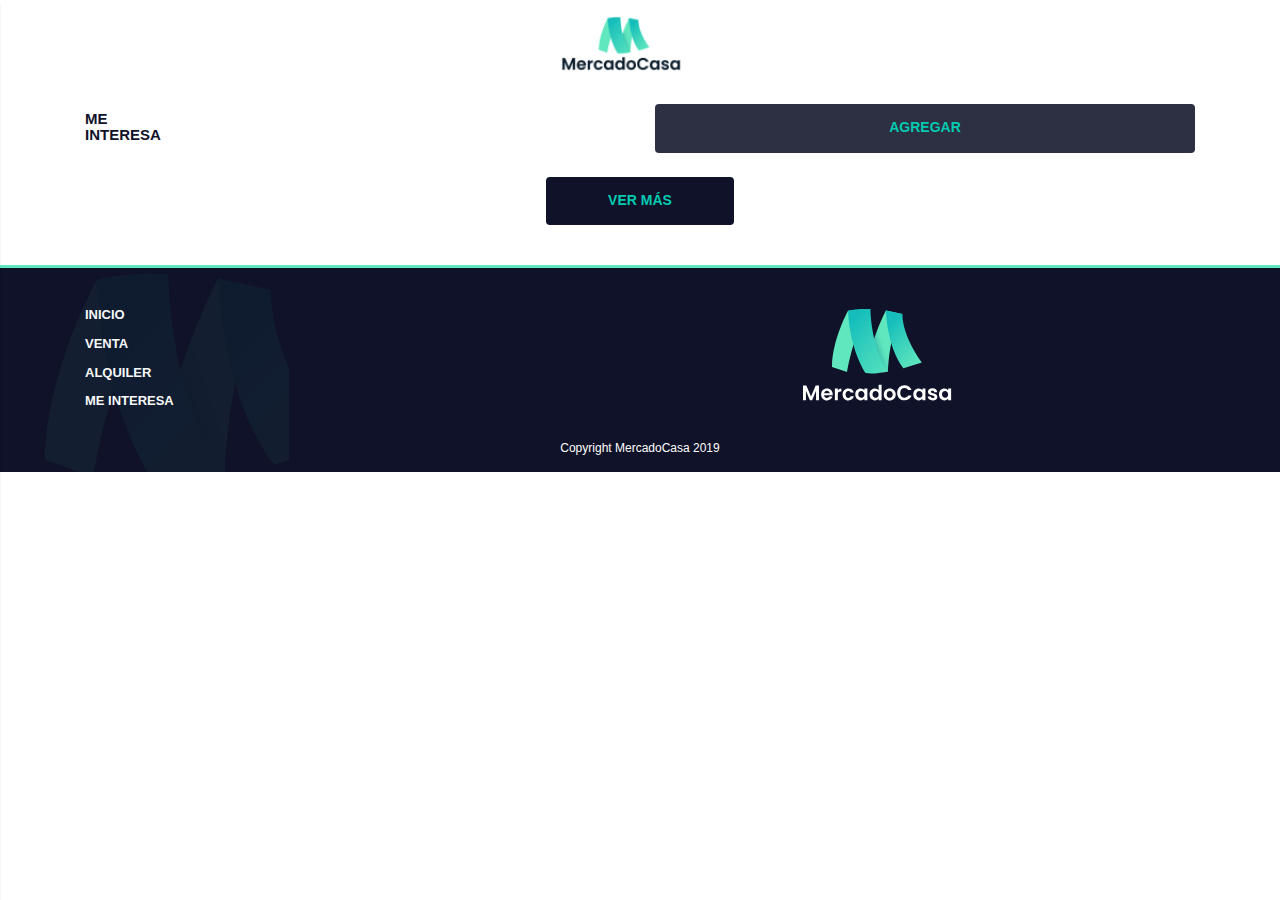
<file: listado-me-interesa.html>
<!doctype html>
<html lang="es">

<head>
  <title>Mercado Casa | Me interesa</title>
  <!-- Required meta tags -->
  <meta charset="utf-8">
  <meta name="viewport" content="width=device-width, initial-scale=1, shrink-to-fit=no">
  <!--Favicon-->
  <link rel="shortcut icon" type="image/x-icon" href="img/logo/favicon.ico">
  <!-- Bootstrap CSS -->
  <link rel="stylesheet" href="css/bootstrap.min.css">
  <link rel="stylesheet" href="css/all.css">
  <link rel="stylesheet" href="css/style.css">
  <script src="http://ajax.googleapis.com/ajax/libs/jquery/1.11.1/jquery.min.js"></script>

  <!-- Google Tag Manager -->
  <script>(function (w, d, s, l, i) {
    w[l] = w[l] || []; w[l].push({
      'gtm.start':
        new Date().getTime(), event: 'gtm.js'
    }); var f = d.getElementsByTagName(s)[0],
      j = d.createElement(s), dl = l != 'dataLayer' ? '&l=' + l : ''; j.async = true; j.src =
        'https://www.googletagmanager.com/gtm.js?id=' + i + dl; f.parentNode.insertBefore(j, f);
    })(window, document, 'script', 'dataLayer', 'GTM-PQ93QVQ');
  </script>
  <!-- End Google Tag Manager -->
</head>

<body>

  <!-- Google Tag Manager (noscript) -->
  <noscript><iframe src="https://www.googletagmanager.com/ns.html?id=GTM-PQ93QVQ" height="0" width="0"
      style="display:none;visibility:hidden"></iframe></noscript>
  <!-- End Google Tag Manager (noscript) -->

  <!------------------------Menu Principal------------------------>
  <header class="header" id="header-menu">
    <div class="wrapper">
      <nav id="sidebar">
        <div id="dismiss">
          <img src="img/vector/Path.svg" class="img-fluid logo-menu-mc">
        </div>
        <!--Logo MC-->
        <div class="sidebar-header line-separator-menu">
          <a href="home.html" class="link-sin-decoracion">
            <img src="img/logo/menu-mc-logo.svg" class="img-fluid">
          </a>
        </div>
        <!--Opciones-->
        <ul class="list-unstyled components">
          <li>
            <a href="home.html">INICIO</a>
          </li>
          <li>
            <a href="login.html">INICIAR SESIÓN</a>
          </li>
          <li>
            <a href="sign-up.html">REGISTRARSE</a>
          </li>
        </ul>
        <ul class="list-unstyled components">
          <li>
            <a href="home.html">INICIO</a>
          </li>
          <li>
            <a href="">VENTA</a>
          </li>
          <li>
            <a href="">ALQUILER</a>
          </li>
          <li>
            <a href="listado-me-interesa.html">ME INTERESA</a>
          </li>
          <li>
            <a href="index.html">CERRAR SESIÓN</a>
          </li>
        </ul>
      </nav>
      <!-- Icono menu + logo MC -->
      <div id="content">
        <nav class="navbar navbar-expand-lg navbar-light bg-white">
          <div class="container-fluid">
            <button type="button" id="sidebarCollapse" class="navbar-toggler">
              <span class="icono-menu"></span>
            </button>
            <a class="navbar-brand" href="home.html">
              <img src="img/logo/logo-mercado-casa.png" class="img-fluid centrar-logo" id="logo-menu">
            </a>
          </div>
        </nav>
      </div>
    </div>
  </header>
  <div class="overlay"></div>
  <!------------------------FIN del Menu Principal------------------------>

  <section class="container mt-3">
    <div class="row">
      <div class="col-6">
        <p class="title-me-interesa text-left mt-7 mb-0"><b>ME</b></p>
        <p class="title-me-interesa text-left mb-0"><b>INTERESA</b></p>
      </div>
      <div class="col-6">
        <a class="btn btn-agregar-mi text-btn-agregar-mi link-sin-decoracion" href="agregar-me-interesa.html"
          id="btn-add-mi">
          AGREGAR
        </a>
      </div>
    </div>

  </section>

  <!--Segmento: Lo nuevo del Mes-->
  <section class="mt-20">
    <div class="container-fluid p-adjust" id="contenedor">
      <!--Cuadro Inmueble dinamico -->


      
      <!--Fin del cuadro de Inmueble 1-->
      <!--Cuadro Inmueble 2 -->
      
      <!-- <div class="row btn-panel-desc">
        <div class="col-6">
          <a href="tel:+5101555555" class="btn btn-llamar text-btn-llamar"><b>Llamar</b></a>
        </div>
        <div class="col-6">
          <a href="https://api.whatsapp.com/send?phone=51955081075&text=¡Hola!%21%20Estoy%20interesado%20en%20el%20aviso%20publicado%20en%20Mercado%20Casa."
            class="btn btn-whatsapp text-btn-whatsapp" target="_blank">
            <b>Whatsapp</b>
          </a>
        </div>
      </div> -->
      <!--Fin del cuadro de Inmueble 2-->
      <!--Cuadro Inmueble 3 -->
      
      <!-- <div class="row btn-panel-desc">
        <div class="col-6">
          <a href="tel:+5101555555" class="btn btn-llamar text-btn-llamar"><b>Llamar</b></a>
        </div>
        <div class="col-6">
          <a href="https://api.whatsapp.com/send?phone=51955081075&text=¡Hola!%21%20Estoy%20interesado%20en%20el%20aviso%20publicado%20en%20Mercado%20Casa."
            class="btn btn-whatsapp text-btn-whatsapp" target="_blank">
            <b>Whatsapp</b>
          </a>
        </div>
      </div> -->
      <!--Fin del cuadro de Inmueble 3-->
      <!--Cuadro Inmueble 4 -->
      
      <!--Fin del cuadro de Inmueble 4-->
    </div>
    <!--Botón "Ver más"-->
    <div class="container-fluid mb-40">
      <center>
        <button type="button" class="btn btn-ver-mas text-btn-ver-mas p-3 w-50">
          <b>VER MÁS</b>
        </button>
      </center>
    </div>
  </section>

  <footer class="footer bg-dark-blue border-footer">
    <div class="bg-mc-footer w-100 h-100">
      <div class="container">
        <div class="row">
          <div class="col-5">
            <ul class="list-unstyled mt-40">
              <li class="text-list-footer">
                <a href="home.html" class="text-light">INICIO</a>
              </li>
              <li class="text-list-footer"><a href="" class="text-light">VENTA</a></li>
              <li class="text-list-footer"><a href="" class="text-light">ALQUILER</a></li>
              <li class="text-list-footer"><a href="" class="text-light">ME INTERESA</a></li>
            </ul>
          </div>
          <div class="col-7 mt-40">
            <div class="text-center">
              <img class="img-fluid" src="img/logo/mc-logo-footer.svg">
            </div>
          </div>
        </div>
        <p class="copyright-text text-center mb-0">Copyright MercadoCasa 2019</p>
      </div>
    </div>
  </footer>


  <!-- Optional JavaScript -->
  <!-- jQuery first, then Popper.js, then Bootstrap JS -->
  <script src="js/jquery-3.4.1.slim.min.js"></script>
  <script src="http://ajax.googleapis.com/ajax/libs/jquery/1.11.1/jquery.min.js"></script>
  <script src="js/popper.min.js"></script>
  <script src="js/bootstrap.min.js"></script>
  <script src="js/mercado-casa.js"></script>
  <script src="js/listado.js"></script>
  <script>
    window.onscroll = function () { myFunction() };

    var header = document.getElementById("header-menu");
    var sticky = header.offsetTop;

    function myFunction() {
      if (window.pageYOffset > sticky) {
        header.classList.add("sticky");
        $('#sidebarCollapse').addClass('d-none');
        $('#logo-menu').removeClass('centrar-logo');
      } else {
        header.classList.remove("sticky");
        $('#sidebarCollapse').removeClass('d-none');
        $('#logo-menu').addClass('centrar-logo');
      }
    }
  </script>

</body>

</html>
</file>
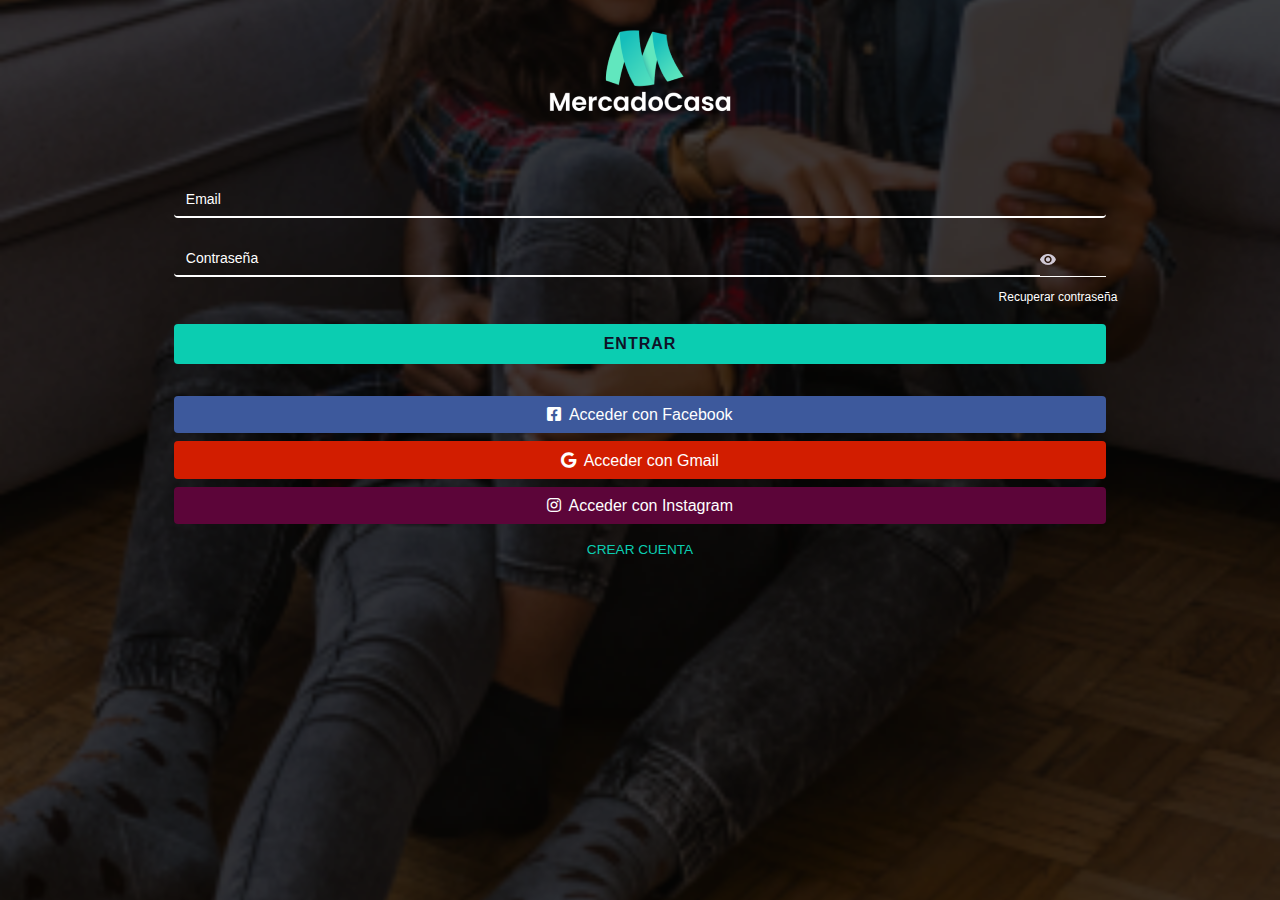
<file: login.html>
<!doctype html>
<html lang="es">
  <head>
    <title>Mercado Casa</title>
    <!-- Required meta tags -->
    <meta charset="utf-8">
    <meta name="viewport" content="width=device-width, initial-scale=1, shrink-to-fit=no">
    <!--Favicon-->
    <link rel="shortcut icon" type="image/x-icon" href="img/logo/favicon.ico">
    <!-- Bootstrap CSS -->
    <link rel="stylesheet" href="css/bootstrap.css">
    <link rel="stylesheet" href="css/all.css">
    <link rel="stylesheet" href="css/style.css">

    <!-- Google Tag Manager -->
    <script>(function(w,d,s,l,i){w[l]=w[l]||[];w[l].push({'gtm.start':
        new Date().getTime(),event:'gtm.js'});var f=d.getElementsByTagName(s)[0],
        j=d.createElement(s),dl=l!='dataLayer'?'&l='+l:'';j.async=true;j.src=
        'https://www.googletagmanager.com/gtm.js?id='+i+dl;f.parentNode.insertBefore(j,f);
        })(window,document,'script','dataLayer','GTM-PQ93QVQ');
    </script>
    <!-- End Google Tag Manager -->
  </head>
  <body class="background-portada">

    <!-- Google Tag Manager (noscript) -->
    <noscript><iframe src="https://www.googletagmanager.com/ns.html?id=GTM-PQ93QVQ"
    height="0" width="0" style="display:none;visibility:hidden"></iframe></noscript>
    <!-- End Google Tag Manager (noscript) -->

    <!------------------------Portada------------------------>
    <div class="container min-vh-100">
      <div class="row justify-content-center mb-5">
        <div class="col-12 mt-4">
          <div>
            <center>
              <img src="img/logo/logo-mercado-casa-blanco.png" class="img-fluid">
            </center>
          </div>
        </div>
      </div>  
      <div class="row">
        <div class="col-12 mt-3">
          <form action="" method="" id="form-login">
            <!--Email-->
            <div class="form-group mb-4">
              <input type="email" class="form-control input-login" id="email-login" aria-describedby="emailHelp" placeholder="Email">
              <small id="emailHelp" class="form-text text-muted d-none">We'll never share your email with anyone else.</small>
            </div>
            <!--Contraseña-->                   
            <div class="input-group mb-2">
              <input type="password" class="form-control input-login input-password" id="password" placeholder="Contraseña">
              <div class="input-group-prepend shape-password" id="shapePassContent">
                <div class="input-group-text" style="background-color: transparent !important;border-top: none; border-left: none; border-right: none;">
                  <img src="img/vector/shape.png" id="shapePassword">
                </div>
              </div>
            </div>

            <div class="form-group">
                <a href="#" class="link-sin-decoracion"><p class="text-recuperar-contrasena">Recuperar contraseña</p></a>
            </div>

            <a href="detalle-inmueble.html" id="enviarLogin" data-modal="show" class="btn btn-login entrar text-btn-login mb-3" id="btn-login">ENTRAR</a>
            <!--<button type="submit" class="btn btn-login entrar text-btn-login mb-1">ENTRAR</button>-->
            
            <!--Social Login -->
            <button type="button" class="btn btn-social-login facebook text-social-login mt-3 mb-2">
              <span class="mr-1"><i class="fab fa-facebook-square"></i></span>
              Acceder con Facebook
            </button>
            <button type="button" class="btn btn-social-login gmail text-social-login mb-2">
              <span class="mr-1"><i class="fab fa-google"></i></span>
              Acceder con Gmail
            </button>
            <button type="button" class="btn btn-social-login instagram text-social-login">
              <span class="mr-1"><i class="fab fa-instagram"></i></span>
              Acceder con Instagram
            </button>
            <a href="sign-up.html" class="btn btn-crear-cuenta text-crear-cuenta mt-2">CREAR CUENTA</a>
            <!--<button type="button" class="btn btn-crear-cuenta text-crear-cuenta">CREAR CUENTA</button>-->
          </form>
        </div>
      </div>       
    </div>

    <!-- Optional JavaScript -->
    <!-- jQuery first, then Popper.js, then Bootstrap JS -->
    <script src="js/jquery-3.4.1.slim.min.js"></script>
    <script src="js/popper.min.js"></script>
    <script src="js/bootstrap.min.js"></script>
    <script src="js/mercado-casa.js"></script>
  </body>
</html>
</file>
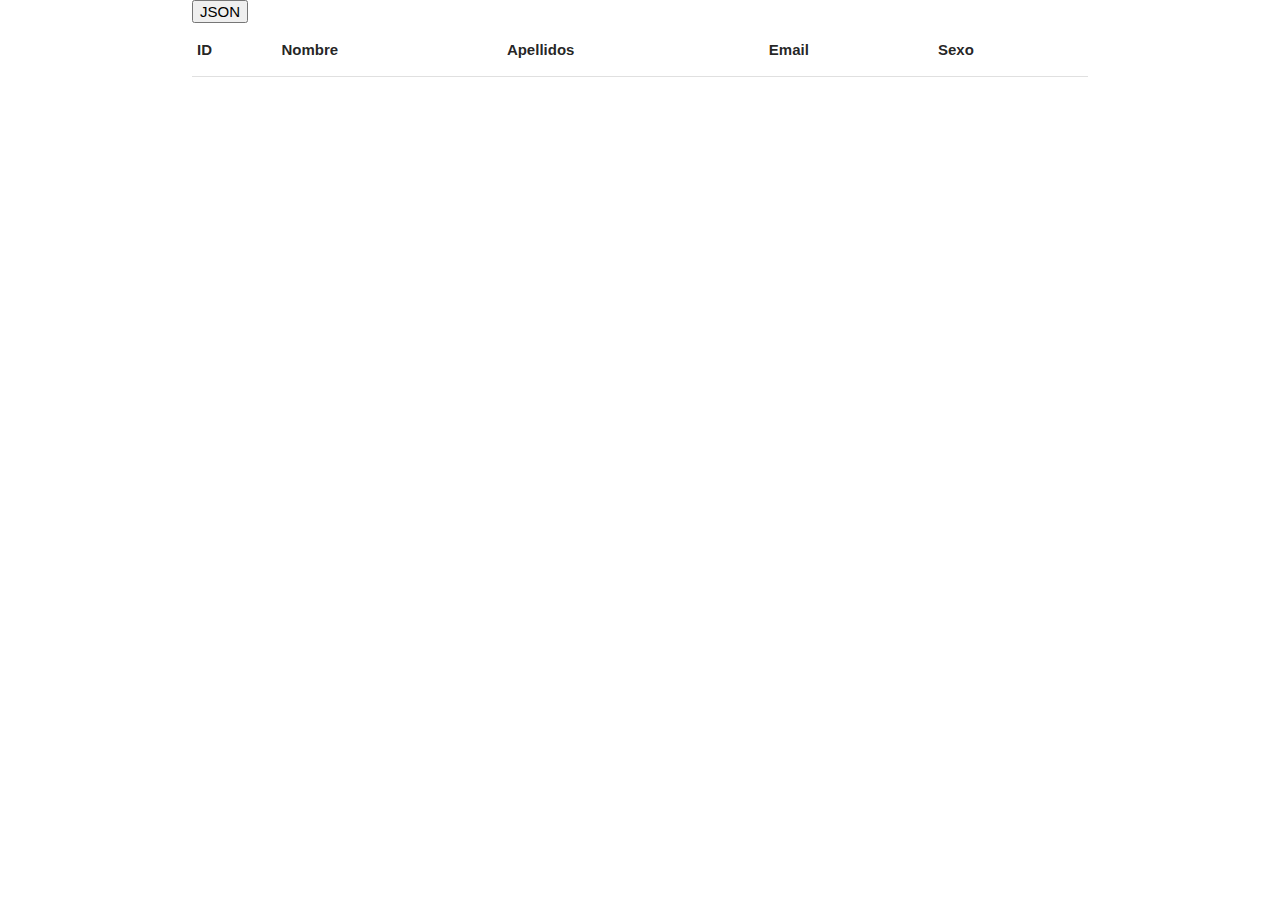
<file: prueba.html>
<!DOCTYPE html>
<html lang="en">

<head>
    <meta charset="UTF-8">
    <meta name="viewport" content="width=device-width, initial-scale=1.0">
    <meta http-equiv="X-UA-Compatible" content="ie=edge">
    <title>Document</title>
    <link rel="stylesheet" href="https://cdnjs.cloudflare.com/ajax/libs/materialize/1.0.0/css/materialize.min.css">
    <script src="http://ajax.googleapis.com/ajax/libs/jquery/1.11.1/jquery.min.js"></script>

</head>

<body>
    <div class="container">
        <section>
            <button class="bt_cargadatos" id="bt_cargadatos">JSON</button>

            <table>
                <thead>
                    <tr>
                        <th>ID</th>
                        <th>Nombre</th>
                        <th>Apellidos</th>
                        <th>Email</th>
                        <th>Sexo</th>
                    </tr>
                </thead>
                <tbody id="personas">
                </tbody>
            </table>
        </section>
    </div>

    <script>
        $(document).ready(function () {
            $("#bt_cargadatos").click(function () {
                $.getJSON("bd.json", function (result) {
                    // result es el RAIZ // dentro de raiz esta el array PERSONAS
                    $.each(XPathResult, function () {
                        // dentro de employees tienes: nombre etc etc 
                        var $persona = "";

                        $persona = $persona + "<tr><td>" + this.{data}.id + "</td>";
                        $persona = $persona + "<td>" + this.rent_price + "</td>";
                        $persona = $persona + "<td>" + this.location_address + "</td>";
                        $persona = $persona + "<td>" + this.title + "</td>";

                    
                        $("#personas").append($persona);

                    });
                });
            });
        });
    </script>

</body>

</html>
</file>
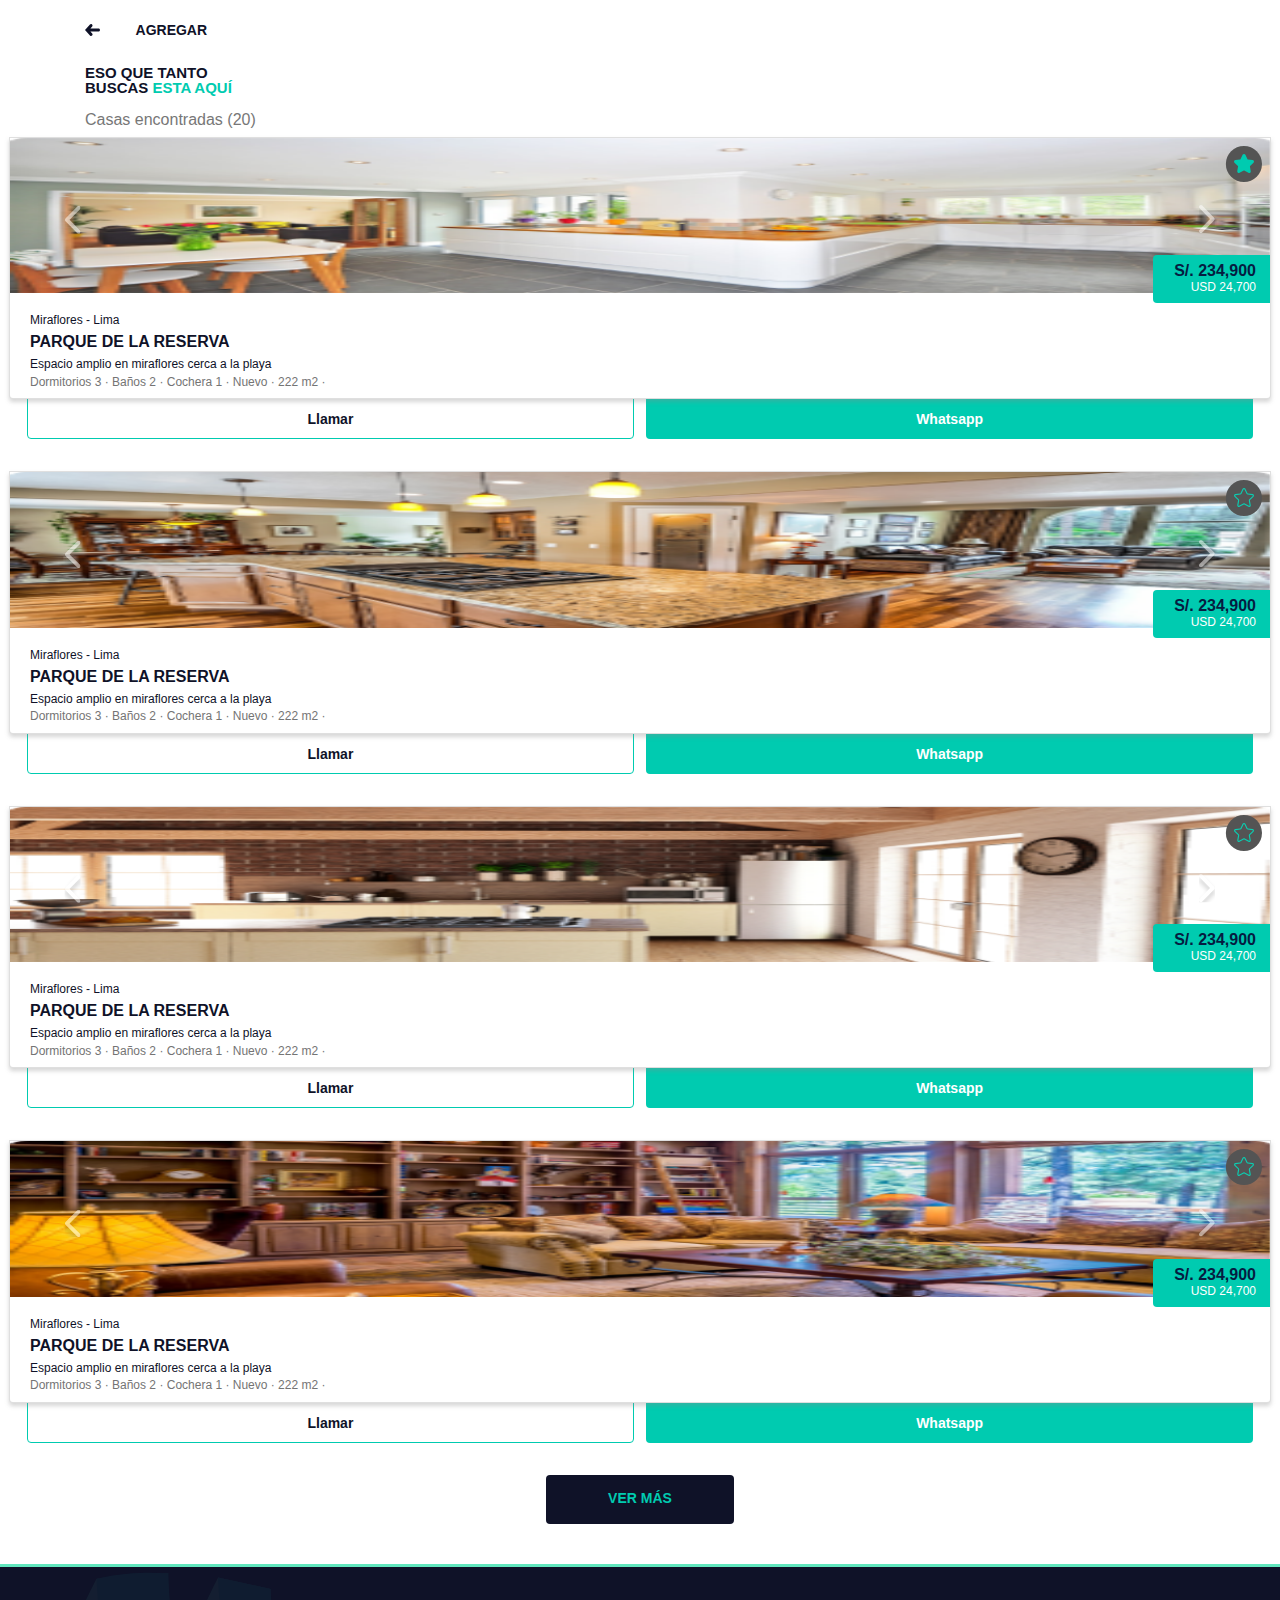
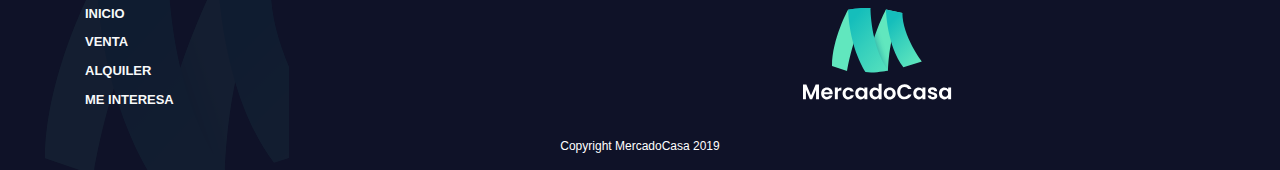
<file: search-add.html>
<!doctype html>
<html lang="es">
  <head>
    <title>Mercado Casa | Búsqueda</title>
    <!-- Required meta tags -->
    <meta charset="utf-8">
    <meta name="viewport" content="width=device-width, initial-scale=1, shrink-to-fit=no">
    <!--Favicon-->
    <link rel="shortcut icon" type="image/x-icon" href="img/logo/favicon.ico">
    <!-- Bootstrap CSS -->
    <link rel="stylesheet" href="css/bootstrap.min.css">
    <link rel="stylesheet" href="css/all.css">
    <link rel="stylesheet" href="css/style.css">

    <!-- Google Tag Manager -->
    <script>(function(w,d,s,l,i){w[l]=w[l]||[];w[l].push({'gtm.start':
        new Date().getTime(),event:'gtm.js'});var f=d.getElementsByTagName(s)[0],
        j=d.createElement(s),dl=l!='dataLayer'?'&l='+l:'';j.async=true;j.src=
        'https://www.googletagmanager.com/gtm.js?id='+i+dl;f.parentNode.insertBefore(j,f);
        })(window,document,'script','dataLayer','GTM-PQ93QVQ');
    </script>
    <!-- End Google Tag Manager -->
  </head>
  <body>

    <!-- Google Tag Manager (noscript) -->
    <noscript><iframe src="https://www.googletagmanager.com/ns.html?id=GTM-PQ93QVQ"
    height="0" width="0" style="display:none;visibility:hidden"></iframe></noscript>
    <!-- End Google Tag Manager (noscript) -->

    <!------------------------Menu Principal------------------------>



    <!------------------------Volver------------------------>
    <header class="mb-3">
        <a class="link-sin-decoracion" href="agregar-me-interesa.html">
            <div class="container mt-1-1">
                <div class="d-inline">
                    <img src="img/arrows/arrow-left-black.svg" class="btn-back img-fluid">
                </div>
                <div class="d-inline">
                    <p class="text-filter-back d-inline"><b>AGREGAR</b></p>
                </div>
            </div>
        </a>
    </header>

    <section class="container">
      <div class="row align-items-center">
        <div class="col-10">
          <p class="text-title-search mt-7 mb-0"><b>ESO QUE TANTO</b></p>
          <p class="text-title-search mt-0 mb-0"><b>BUSCAS<span class="text-aqua"> ESTA AQUÍ</span></b></p>
        </div>
      </div>
      <p class="text-houses-found mt-3-5">Casas encontradas (20)</p>
    </section>

    <!--Resultado de la búsqueda-->
    <section class="mt-0">
      <div class="container-fluid p-adjust">
        <!--Cuadro Inmueble 1 -->
        <div class="card card-home position-relative"> 
          <img src="img/vector/me-interesa-active.svg" class="img-fluid btn-guardar" id="star-save-1">
          <a class="link-sin-decoracion" href="detalle-inmueble.html">        
          <div id="carouselExampleControls1" class="carousel slide" data-ride="carousel" data-interval="false">
            <div class="carousel-inner card-boder-radius">
              <div class="carousel-item active">
                <img src="img/kitchen-1.png" class="d-block w-100 img-carousel" alt="...">
              </div>
              <div class="carousel-item">
                <img src="img/kitchen-2.png" class="d-block w-100 img-carousel" alt="...">
              </div>
              <div class="carousel-item">
                <img src="img/kitchen-3.png" class="d-block w-100 img-carousel" alt="...">
              </div>
              <div class="carousel-item">
                <img src="img/kitchen-4.png" class="d-block w-100 img-carousel" alt="...">
              </div>
            </div>
            <a class="carousel-control-prev" href="#carouselExampleControls1" role="button" data-slide="prev">
              <span class="carousel-control-prev-arrow" aria-hidden="true"></span>
              <span class="sr-only">Previous</span>
            </a>
            <a class="carousel-control-next" href="#carouselExampleControls1" role="button" data-slide="next">
              <span class="carousel-control-next-arrow" aria-hidden="true"></span>
              <span class="sr-only">Next</span>
            </a>
          </div>
          <!--Precio soles y usd-->
          <div class="price-info">
            <div class="sub-price-info">
              <div class="content-level-price">
                <p class="cost-in-soles"><b>S/. 234,900</b></p>
                <p class="cost-in-usd">USD 24,700</p>
              </div>
            </div>
          </div>
          <!--Descripción-->
          <div class="card-body pb-04" id="news-home">
            <p class="text-dist-news">Miraflores - Lima</p>
            <p class="text-title-prop">PARQUE DE LA RESERVA</p>
            <p class="text-dist-news">Espacio amplio en miraflores cerca a la playa</p>
            <p class="text-card-desc">Dormitorios 3 · Baños 2 · Cochera 1 · Nuevo · 222 m2 ·</p>
          </div>
        </a>
        </div>
        <div class="row btn-panel-desc">
          <div class="col-6">
            <a href="tel:+5101555555" class="btn btn-llamar text-btn-llamar"><b>Llamar</b></a>
          </div>
          <div class="col-6">
            <a href="https://api.whatsapp.com/send?phone=51955081075&text=¡Hola!%21%20Estoy%20interesado%20en%20el%20aviso%20publicado%20en%20Mercado%20Casa." class="btn btn-whatsapp text-btn-whatsapp" target="_blank">
              <b>Whatsapp</b>
            </a>
          </div>
        </div>
        <!--Fin del cuadro de Inmueble 1-->
        <!--Cuadro Inmueble 2 -->
        <div class="card card-home position-relative">
          <img src="img/vector/me-interesa.svg" class="img-fluid btn-guardar" id="star-save-2">
          <a class="link-sin-decoracion" href="detalle-inmueble.html">         
            <div id="carouselExampleControls2" class="carousel slide" data-ride="carousel" data-interval="false">
              <div class="carousel-inner card-boder-radius">
                <div class="carousel-item active">
                  <img src="img/kitchen-3.png" class="d-block w-100 img-carousel" alt="...">
                </div>
                <div class="carousel-item">
                  <img src="img/kitchen-2.png" class="d-block w-100 img-carousel" alt="...">
                </div>
                <div class="carousel-item">
                  <img src="img/kitchen-1.png" class="d-block w-100 img-carousel" alt="...">
                </div>
                <div class="carousel-item">
                  <img src="img/kitchen-4.png" class="d-block w-100 img-carousel" alt="...">
                </div>
              </div>
              <a class="carousel-control-prev" href="#carouselExampleControls2" role="button" data-slide="prev">
                <span class="carousel-control-prev-arrow" aria-hidden="true"></span>
                <span class="sr-only">Previous</span>
              </a>
              <a class="carousel-control-next" href="#carouselExampleControls2" role="button" data-slide="next">
                <span class="carousel-control-next-arrow" aria-hidden="true"></span>
                <span class="sr-only">Next</span>
              </a>
            </div>
            <!--Precio soles y usd-->
            <div class="price-info">
              <div class="sub-price-info">
                <div class="content-level-price">
                  <p class="cost-in-soles"><b>S/. 234,900</b></p>
                  <p class="cost-in-usd">USD 24,700</p>
                </div>
              </div>
            </div>
            <!--Descripción-->
            <div class="card-body pb-04" id="news-home">
              <p class="text-dist-news">Miraflores - Lima</p>
              <p class="text-title-prop">PARQUE DE LA RESERVA</p>
              <p class="text-dist-news">Espacio amplio en miraflores cerca a la playa</p>
              <p class="text-card-desc">Dormitorios 3 · Baños 2 · Cochera 1 · Nuevo · 222 m2 ·</p>
            </div>
          </a>
        </div>
        <div class="row btn-panel-desc">
          <div class="col-6">
            <a href="tel:+5101555555" class="btn btn-llamar text-btn-llamar"><b>Llamar</b></a>
          </div>
          <div class="col-6">
            <a href="https://api.whatsapp.com/send?phone=51955081075&text=¡Hola!%21%20Estoy%20interesado%20en%20el%20aviso%20publicado%20en%20Mercado%20Casa." class="btn btn-whatsapp text-btn-whatsapp" target="_blank">
              <b>Whatsapp</b>
            </a>
          </div>
        </div>
        <!--Fin del cuadro de Inmueble 2-->
        <!--Cuadro Inmueble 3 -->
        <div class="card card-home position-relative">
          <img src="img/vector/me-interesa.svg" class="img-fluid btn-guardar" id="star-save-3">
          <a class="link-sin-decoracion" href="detalle-inmueble.html">        
            <div id="carouselExampleControls3" class="carousel slide" data-ride="carousel" data-interval="false">
              
              <div class="carousel-inner card-boder-radius">
                <div class="carousel-item active">
                  <img src="img/kitchen-4.png" class="d-block w-100 img-carousel" alt="...">
                </div>
                <div class="carousel-item">
                  <img src="img/kitchen-2.png" class="d-block w-100 img-carousel" alt="...">
                </div>
                <div class="carousel-item">
                  <img src="img/kitchen-3.png" class="d-block w-100 img-carousel" alt="...">
                </div>
                <div class="carousel-item">
                  <img src="img/kitchen-1.png" class="d-block w-100 img-carousel" alt="...">
                </div>
              </div>
              <a class="carousel-control-prev" href="#carouselExampleControls3" role="button" data-slide="prev">
                <span class="carousel-control-prev-arrow" aria-hidden="true"></span>
                <span class="sr-only">Previous</span>
              </a>
              <a class="carousel-control-next" href="#carouselExampleControls3" role="button" data-slide="next">
                <span class="carousel-control-next-arrow" aria-hidden="true"></span>
                <span class="sr-only">Next</span>
              </a>
            </div>
            <!--Precio soles y usd-->
            <div class="price-info">
              <div class="sub-price-info">
                <div class="content-level-price">
                  <p class="cost-in-soles"><b>S/. 234,900</b></p>
                  <p class="cost-in-usd">USD 24,700</p>
                </div>
              </div>
            </div>
            <!--Descripción-->
            <div class="card-body pb-04" id="news-home">
              <p class="text-dist-news">Miraflores - Lima</p>
              <p class="text-title-prop">PARQUE DE LA RESERVA</p>
              <p class="text-dist-news">Espacio amplio en miraflores cerca a la playa</p>
              <p class="text-card-desc">Dormitorios 3 · Baños 2 · Cochera 1 · Nuevo · 222 m2 ·</p>
            </div>
          </a>
        </div>
        <div class="row btn-panel-desc">
          <div class="col-6">
            <a href="tel:+5101555555" class="btn btn-llamar text-btn-llamar"><b>Llamar</b></a>
          </div>
          <div class="col-6">
            <a href="https://api.whatsapp.com/send?phone=51955081075&text=¡Hola!%21%20Estoy%20interesado%20en%20el%20aviso%20publicado%20en%20Mercado%20Casa." class="btn btn-whatsapp text-btn-whatsapp" target="_blank">
              <b>Whatsapp</b>
            </a>
          </div>
        </div>
        <!--Fin del cuadro de Inmueble 3-->
        <!--Cuadro Inmueble 4 -->
        <div class="card card-home position-relative">
          <img src="img/vector/me-interesa.svg" class="img-fluid btn-guardar" id="star-save-4"> 
          <a class="link-sin-decoracion" href="detalle-inmueble.html">        
            <div id="carouselExampleControls4" class="carousel slide" data-ride="carousel" data-interval="false">
              <div class="carousel-inner card-boder-radius">
                <div class="carousel-item active">
                  <img src="img/interior-1.png" class="d-block w-100 img-carousel" alt="...">
                </div>
                <div class="carousel-item">
                  <img src="img/kitchen-2.png" class="d-block w-100 img-carousel" alt="...">
                </div>
                <div class="carousel-item">
                  <img src="img/kitchen-3.png" class="d-block w-100 img-carousel" alt="...">
                </div>
                <div class="carousel-item">
                  <img src="img/kitchen-1.png" class="d-block w-100 img-carousel" alt="...">
                </div>
              </div>
              <a class="carousel-control-prev" href="#carouselExampleControls4" role="button" data-slide="prev">
                <span class="carousel-control-prev-arrow" aria-hidden="true"></span>
                <span class="sr-only">Previous</span>
              </a>
              <a class="carousel-control-next" href="#carouselExampleControls4" role="button" data-slide="next">
                <span class="carousel-control-next-arrow" aria-hidden="true"></span>
                <span class="sr-only">Next</span>
              </a>
            </div>
            <!--Precio soles y usd-->
            <div class="price-info">
              <div class="sub-price-info">
                <div class="content-level-price">
                  <p class="cost-in-soles"><b>S/. 234,900</b></p>
                  <p class="cost-in-usd">USD 24,700</p>
                </div>
              </div>
            </div>
            <!--Descripción-->
            <div class="card-body pb-04" id="news-home">
              <p class="text-dist-news">Miraflores - Lima</p>
              <p class="text-title-prop">PARQUE DE LA RESERVA</p>
              <p class="text-dist-news">Espacio amplio en miraflores cerca a la playa</p>
              <p class="text-card-desc">Dormitorios 3 · Baños 2 · Cochera 1 · Nuevo · 222 m2 ·</p>
            </div>
          </a>
        </div>
        <div class="row btn-panel-desc">
          <div class="col-6">
            <a href="tel:+5101555555" class="btn btn-llamar text-btn-llamar"><b>Llamar</b></a>
          </div>
          <div class="col-6">
            <a href="https://api.whatsapp.com/send?phone=51955081075&text=¡Hola!%21%20Estoy%20interesado%20en%20el%20aviso%20publicado%20en%20Mercado%20Casa." class="btn btn-whatsapp text-btn-whatsapp" target="_blank">
              <b>Whatsapp</b>
            </a>
          </div>
        </div>
        <!--Fin del cuadro de Inmueble 4-->
      </div>
      <!--Botón "Ver más"-->
      <div class="container-fluid mb-40">
        <center>
          <button type="button" class="btn btn-ver-mas text-btn-ver-mas p-3 w-50">
            <b>VER MÁS</b>
          </button>
        </center>
      </div>
    </section>

    <footer class="footer bg-dark-blue border-footer">
      <div class="bg-mc-footer w-100 h-100">
        <div class="container">
          <div class="row">
            <div class="col-5">
              <ul class="list-unstyled mt-40">
                <li class="text-list-footer">
                  <a href="home.html" class="text-light">INICIO</a>
                </li>
                <li class="text-list-footer"><a href="" class="text-light">VENTA</a></li>
                <li class="text-list-footer"><a href="" class="text-light">ALQUILER</a></li>
                <li class="text-list-footer"><a href="listado-me-interesa.html" class="text-light">ME INTERESA</a></li>
              </ul>
            </div>
            <div class="col-7 mt-40">
              <div class="text-center">
                  <img class="img-fluid" src="img/logo/mc-logo-footer.svg">
              </div>
            </div>
          </div>
          <p class="copyright-text text-center mb-0">Copyright MercadoCasa 2019</p>
        </div>
      </div>
    </footer>
    
    <!-- Optional JavaScript -->
    <!-- jQuery first, then Popper.js, then Bootstrap JS -->
    <script src="js/jquery-3.4.1.slim.min.js"></script>
    <script src="js/popper.min.js"></script>
    <script src="js/bootstrap.min.js"></script>
    <script src="js/mercado-casa.js"></script>
    <script>
      window.onscroll = function() {myFunction()};
      
      var header = document.getElementById("header-menu");
      var sticky = header.offsetTop;
      
      function myFunction() {
        if (window.pageYOffset > sticky) {
          header.classList.add("sticky");
          $('#sidebarCollapse').addClass('d-none');
          $('#logo-menu').removeClass('centrar-logo');
        } else {
          header.classList.remove("sticky");
          $('#sidebarCollapse').removeClass('d-none');
          $('#logo-menu').addClass('centrar-logo');
        }
      }
    </script>
  </body>
</html>
</file>
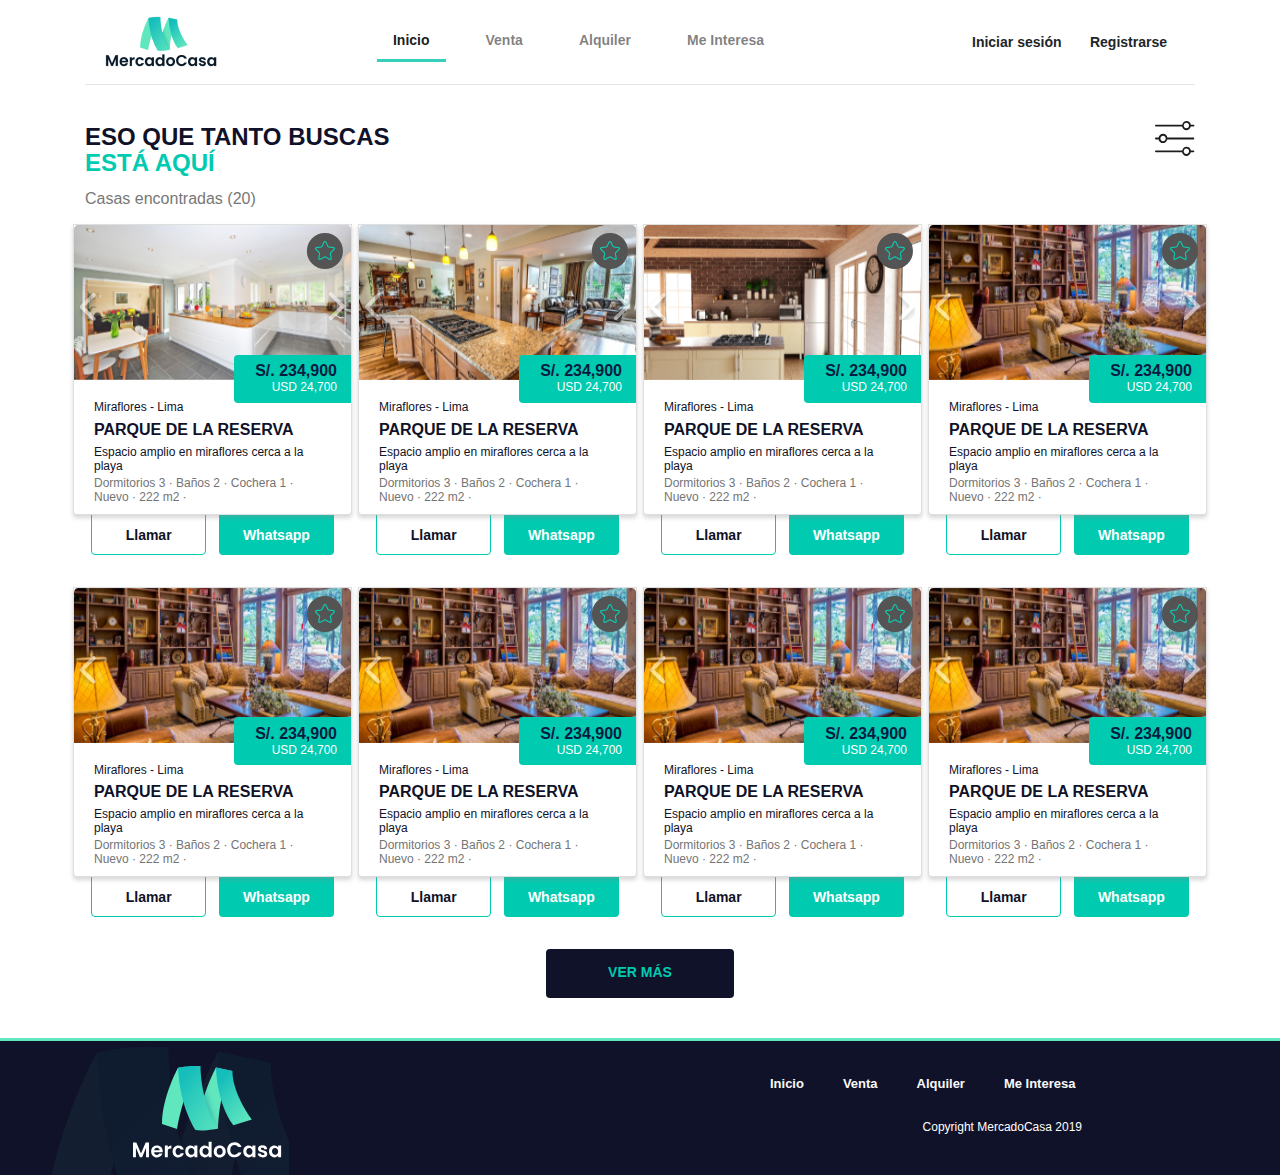
<file: search.html>
<!doctype html>
<html lang="es">
  <head>
    <title>Mercado Casa | Búsqueda</title>
    <!-- Required meta tags -->
    <meta charset="utf-8">
    <meta name="viewport" content="width=device-width, initial-scale=1, shrink-to-fit=no">
    <!--Favicon-->
    <link rel="shortcut icon" type="image/x-icon" href="img/logo/favicon.ico">
    <!-- Bootstrap CSS -->
    <link rel="stylesheet" href="css/bootstrap.min.css">
    <link rel="stylesheet" href="css/all.css">
    <link rel="stylesheet" href="css/style.css">

    <!-- Google Tag Manager -->
    <script>(function(w,d,s,l,i){w[l]=w[l]||[];w[l].push({'gtm.start':
        new Date().getTime(),event:'gtm.js'});var f=d.getElementsByTagName(s)[0],
        j=d.createElement(s),dl=l!='dataLayer'?'&l='+l:'';j.async=true;j.src=
        'https://www.googletagmanager.com/gtm.js?id='+i+dl;f.parentNode.insertBefore(j,f);
        })(window,document,'script','dataLayer','GTM-PQ93QVQ');
    </script>
    <!-- End Google Tag Manager -->
  </head>
  <body>

    <!-- Google Tag Manager (noscript) -->
    <noscript><iframe src="https://www.googletagmanager.com/ns.html?id=GTM-PQ93QVQ"
    height="0" width="0" style="display:none;visibility:hidden"></iframe></noscript>
    <!-- End Google Tag Manager (noscript) -->

    <!------------------------MOVIL: Menu Principal------------------------>
    <header class="header d-lg-none" id="header-menu">
      <div class="wrapper">
        <nav id="sidebar">
          <div id="dismiss">
              <img src="img/vector/Path.svg" class="img-fluid logo-menu-mc">
          </div>
          <!--Logo MC-->
          <div class="sidebar-header line-separator-menu">
            <a href="home.html" class="link-sin-decoracion">
              <img src="img/logo/menu-mc-logo.svg" class="img-fluid">
            </a>
          </div>
          <!--Opciones-->
          <ul class="list-unstyled components">
            <li>
                <a href="home.html">INICIO</a>
              </li>
            <li>
              <a href="login.html">INICIAR SESIÓN</a>
            </li>
            <li>
              <a href="sign-up.html">REGISTRARSE</a>
            </li>
          </ul>
          <ul class="list-unstyled components">
            <li>
              <a href="home.html">INICIO</a>
            </li>
            <li>
              <a href="">VENTA</a>
            </li>
            <li>
              <a href="">ALQUILER</a>
            </li>
            <li>
              <a href="listado-me-interesa.html">ME INTERESA</a>
            </li>
            <li>
              <a href="index.html">CERRAR SESIÓN</a>
            </li>
          </ul>
        </nav>
        <!-- Icono menu + logo MC -->
        <div id="content">
          <nav class="navbar navbar-expand-lg navbar-light bg-white">
            <div class="container-fluid">
              <button type="button" id="sidebarCollapse" class="navbar-toggler">
                <span class="icono-menu"></span>
              </button>
              <a class="navbar-brand" href="home.html">
                <img src="img/logo/logo-mercado-casa.png" class="img-fluid centrar-logo" id="logo-menu">
              </a>
            </div>
          </nav>
        </div>
      </div>
    </header>
    <div class="overlay"></div>
    <!------------------------FIN del Menu Principal------------------------>

    <!-------------------------DESKTOP: Menu Principal---------------------->
    <header class="d-lg-block d-none z-index-999 bg-white" id="header-menu-d">
      <div class="container">
        <nav class="navbar navbar-expand-lg navbar-light">
            <a class="navbar-brand" href="home.html">
              <img src="img/logo/logo-mercado-casa.png" class="img-fluid" id="logo-menu-desktop">
            </a>
          <button class="navbar-toggler" type="button" data-toggle="collapse" data-target="#navbarSupportedContent" aria-controls="navbarSupportedContent" aria-expanded="false" aria-label="Toggle navigation">
            <span class="navbar-toggler-icon"></span>
          </button>
        
          <div class="collapse navbar-collapse" id="navbarSupportedContent">
            <ul class="navbar-nav center-menu">
              <li class="nav-item pr-4 active">
                <a class="nav-link btn-menu text-btn-menu pl-3 pr-3" href="#">Inicio</a>
              </li>
              <li class="nav-item pr-4">
                <a class="nav-link btn-menu text-btn-menu pl-3 pr-3" href="#">Venta</a>
              </li>
              <li class="nav-item pr-4">
                <a class="nav-link btn-menu text-btn-menu pl-3 pr-3" href="#">Alquiler</a>
              </li>
              <li class="nav-item pr-4">
                  <a class="nav-link btn-menu text-btn-menu pl-3 pr-3" href="#">Me Interesa</a>
              </li>
            </ul> 
            <div class="d-inline">
                <a class="btn btn-menu text-btn-menu my-2 my-sm-0">Iniciar sesión</a>
                <a class="btn btn-menu text-btn-menu my-2 my-sm-0">Registrarse</a>
            </div>         
          </div>
        </nav>
        <hr id="hr-menu">
      </div>
    </header>
    <!---DESKTOP: Fin del Menu Principal-->

    <section id="title-search">
      <div class="container">
        <div class="row align-items-center">
        <div class="col-10 d-lg-none d-md-none">
          <p class="text-title-search mt-7 mb-0"><b>ESO QUE TANTO</b></p>
          <p class="text-title-search mt-0 mb-0"><b>BUSCAS<span class="text-aqua"> ESTÁ AQUÍ</span></b></p>
        </div>
        <div class="col-10 d-lg-block d-md-block d-none mt-3">
            <p class="text-title-search-d mt-7 mb-0"><b>ESO QUE TANTO BUSCAS</b></p>
            <p class="text-title-search-d mt-0 mb-0 text-aqua"><b>ESTÁ AQUÍ</b></p>
          </div>
        <div class="col-2" id="col-filter">
          <a href="filter.html">
            <img class="img-fluid d-lg-none d-md-none" src="img/vector/filtro.svg" id="img-filter">
            <img class="img-fluid d-none d-md-block d-lg-block" src="img/vector/filtro-xl.svg" id="img-filter-d">
          </a>
        </div>
      </div>
      <p class="text-houses-found mt-3-5 mb-4">Casas encontradas (20)</p>
      </div>
      
    </section>

    <!--Resultado de la búsqueda-->
    <!--DESKTOP/MOVIL: listado Inmuebles-->
    <section class="mt-20">
      <div class="container container-desk-list p-adjust" id="list-prop-search">
        <div class="row" id="row-list-home">
          <!--Cuadro Inmueble 1 -->
          <div class="col-sm-12 col-md-6 col-lg-4 col-xl-3">
            <div class="card card-home position-relative">
              <img src="img/vector/me-interesa.svg" class="img-fluid btn-guardar" id="star-save-1">
              <a class="link-sin-decoracion" href="detalle-inmueble.html" id="numIdProp-1">
                <div id="carouselExampleControls1" class="carousel slide" data-ride="carousel" data-interval="false">  
                  <div class="carousel-inner card-boder-radius">
                    <div class="carousel-item active">
                      <img src="img/kitchen-1.png" class="d-block w-100 img-carousel" alt="...">
                    </div>
                    <div class="carousel-item">
                      <img src="img/kitchen-2.png" class="d-block w-100 img-carousel" alt="...">
                    </div>
                    <div class="carousel-item">
                      <img src="img/kitchen-3.png" class="d-block w-100 img-carousel" alt="...">
                    </div>
                    <div class="carousel-item">
                      <img src="img/kitchen-4.png" class="d-block w-100 img-carousel" alt="...">
                    </div>
                  </div>
                  <a class="carousel-control-prev" href="#carouselExampleControls1" role="button" data-slide="prev">
                    <span class="carousel-control-prev-arrow" aria-hidden="true"></span>
                    <span class="sr-only">Previous</span>
                  </a>
                  <a class="carousel-control-next" href="#carouselExampleControls1" role="button" data-slide="next">
                    <span class="carousel-control-next-arrow" aria-hidden="true"></span>
                    <span class="sr-only">Next</span>
                  </a>
                </div>
                <!--Precio soles y usd-->
                <div class="price-info">
                  <div class="sub-price-info">
                    <div class="content-level-price">
                      <p class="cost-in-soles"><b>S/. 234,900</b></p>
                      <p class="cost-in-usd">USD 24,700</p>
                    </div>
                  </div>
                </div>
                <!--Descripción-->
                <div class="card-body pb-04" id="news-home">
                  <p class="text-dist-news">Miraflores - Lima</p>
                  <p class="text-title-prop">PARQUE DE LA RESERVA</p>
                  <p class="text-dist-news">Espacio amplio en miraflores cerca a la playa</p>
                  <p class="text-card-desc">Dormitorios 3 · Baños 2 · Cochera 1 · Nuevo · 222 m2 ·</p>
                </div>
              </a>
            </div>
            <div class="row btn-panel-desc">
              <div class="col-6">
                <a href="tel:+5101555555" class="btn btn-llamar text-btn-llamar"><b>Llamar</b></a>
              </div>
              <div class="col-6">
                <a href="https://api.whatsapp.com/send?phone=51955081075&text=¡Hola!%21%20Estoy%20interesado%20en%20el%20aviso%20publicado%20en%20Mercado%20Casa." class="btn btn-whatsapp text-btn-whatsapp" target="_blank">
                  <b>Whatsapp</b>
                </a>
              </div>
            </div>
          </div>
          <!--Fin del cuadro de Inmueble 1-->
          <!--Cuadro Inmueble 2 -->
          <div class="col-sm-12 col-md-6 col-lg-4 col-xl-3">
            <div class="card card-home position-relative" id="numIdProp-2">         
              <img src="img/vector/me-interesa.svg" class="img-fluid btn-guardar" id="star-save-2">
              <a href="detalle-inmueble.html">
                <div id="carouselExampleControls2" class="carousel slide" data-ride="carousel" data-interval="false">
                  <div class="carousel-inner card-boder-radius">
                    <div class="carousel-item active">
                      <img src="img/kitchen-3.png" class="d-block w-100 img-carousel" alt="...">
                    </div>
                    <div class="carousel-item">
                      <img src="img/kitchen-2.png" class="d-block w-100 img-carousel" alt="...">
                    </div>
                    <div class="carousel-item">
                      <img src="img/kitchen-1.png" class="d-block w-100 img-carousel" alt="...">
                    </div>
                    <div class="carousel-item">
                      <img src="img/kitchen-4.png" class="d-block w-100 img-carousel" alt="...">
                    </div>
                  </div>
                  <a class="carousel-control-prev" href="#carouselExampleControls2" role="button" data-slide="prev">
                    <span class="carousel-control-prev-arrow" aria-hidden="true"></span>
                    <span class="sr-only">Previous</span>
                  </a>
                  <a class="carousel-control-next" href="#carouselExampleControls2" role="button" data-slide="next">
                    <span class="carousel-control-next-arrow" aria-hidden="true"></span>
                    <span class="sr-only">Next</span>
                  </a>
                </div>
                <!--Precio soles y usd-->
                <div class="price-info">
                  <div class="sub-price-info">
                    <div class="content-level-price">
                      <p class="cost-in-soles"><b>S/. 234,900</b></p>
                      <p class="cost-in-usd">USD 24,700</p>
                    </div>
                  </div>
                </div>
                <!--Descripción-->
                <div class="card-body pb-04" id="news-home">
                  <p class="text-dist-news">Miraflores - Lima</p>
                  <p class="text-title-prop">PARQUE DE LA RESERVA</p>
                  <p class="text-dist-news">Espacio amplio en miraflores cerca a la playa</p>
                  <p class="text-card-desc">Dormitorios 3 · Baños 2 · Cochera 1 · Nuevo · 222 m2 ·</p>
                </div>
              </a>
            </div>
            <div class="row btn-panel-desc">
              <div class="col-6">
                <a href="tel:+5101555555" class="btn btn-llamar text-btn-llamar"><b>Llamar</b></a>
              </div>
              <div class="col-6">
                <a href="https://api.whatsapp.com/send?phone=51955081075&text=¡Hola!%21%20Estoy%20interesado%20en%20el%20aviso%20publicado%20en%20Mercado%20Casa." class="btn btn-whatsapp text-btn-whatsapp" target="_blank">
                  <b>Whatsapp</b>
                </a>
              </div>
            </div>
          </div>
          <!--Fin del cuadro de Inmueble 2-->
          <!--Cuadro Inmueble 3 -->
          <div class="col-sm-12 col-md-6 col-lg-4 col-xl-3">
            <div class="card card-home position-relative" id="numIdProp-3">
              <img src="img/vector/me-interesa.svg" class="img-fluid btn-guardar" id="star-save-3">
              <a href="detalle-inmueble.html">         
                <div id="carouselExampleControls3" class="carousel slide" data-ride="carousel" data-interval="false"> 
                  <div class="carousel-inner card-boder-radius">
                    <div class="carousel-item active">
                      <img src="img/kitchen-4.png" class="d-block w-100 img-carousel" alt="...">
                    </div>
                    <div class="carousel-item">
                      <img src="img/kitchen-2.png" class="d-block w-100 img-carousel" alt="...">
                    </div>
                    <div class="carousel-item">
                      <img src="img/kitchen-3.png" class="d-block w-100 img-carousel" alt="...">
                    </div>
                    <div class="carousel-item">
                      <img src="img/kitchen-1.png" class="d-block w-100 img-carousel" alt="...">
                    </div>
                  </div>
                  <a class="carousel-control-prev" href="#carouselExampleControls3" role="button" data-slide="prev">
                    <span class="carousel-control-prev-arrow" aria-hidden="true"></span>
                    <span class="sr-only">Previous</span>
                  </a>
                  <a class="carousel-control-next" href="#carouselExampleControls3" role="button" data-slide="next">
                    <span class="carousel-control-next-arrow" aria-hidden="true"></span>
                    <span class="sr-only">Next</span>
                  </a>
                </div>
                <!--Precio soles y usd-->
                <div class="price-info">
                  <div class="sub-price-info">
                    <div class="content-level-price">
                      <p class="cost-in-soles"><b>S/. 234,900</b></p>
                      <p class="cost-in-usd">USD 24,700</p>
                    </div>
                  </div>
                </div>
                <!--Descripción-->
                <div class="card-body pb-04" id="news-home">
                  <p class="text-dist-news">Miraflores - Lima</p>
                  <p class="text-title-prop">PARQUE DE LA RESERVA</p>
                  <p class="text-dist-news">Espacio amplio en miraflores cerca a la playa</p>
                  <p class="text-card-desc">Dormitorios 3 · Baños 2 · Cochera 1 · Nuevo · 222 m2 ·</p>
                </div>        
              </a>
            </div>   
            <div class="row btn-panel-desc">
              <div class="col-6">
                <a href="tel:+5101555555" class="btn btn-llamar text-btn-llamar"><b>Llamar</b></a>
              </div>
              <div class="col-6">
                <a href="https://api.whatsapp.com/send?phone=51955081075&text=¡Hola!%21%20Estoy%20interesado%20en%20el%20aviso%20publicado%20en%20Mercado%20Casa." class="btn btn-whatsapp text-btn-whatsapp" target="_blank">
                  <b>Whatsapp</b>
                </a>
              </div>
            </div>
          </div>
          <!--Fin del cuadro de Inmueble 3-->
          <!--Cuadro Inmueble 4 -->
          <div class="col-sm-12 col-md-6 col-lg-4 col-xl-3">
            <div class="card card-home position-relative" id="numIdProp-4">  
              <img src="img/vector/me-interesa.svg" class="img-fluid btn-guardar" id="star-save-4">
              <a class="link-sin-decoracion" href="detalle-inmueble.html">   
                <div id="carouselExampleControls4" class="carousel slide" data-ride="carousel" data-interval="false">
                  <div class="carousel-inner card-boder-radius">
                    <div class="carousel-item active">
                      <img src="img/interior-1.png" class="d-block w-100 img-carousel" alt="...">
                    </div>
                    <div class="carousel-item">
                      <img src="img/kitchen-2.png" class="d-block w-100 img-carousel" alt="...">
                    </div>
                    <div class="carousel-item">
                      <img src="img/kitchen-3.png" class="d-block w-100 img-carousel" alt="...">
                    </div>
                    <div class="carousel-item">
                      <img src="img/kitchen-1.png" class="d-block w-100 img-carousel" alt="...">
                    </div>
                  </div>
                  <a class="carousel-control-prev" href="#carouselExampleControls4" role="button" data-slide="prev">
                    <span class="carousel-control-prev-arrow" aria-hidden="true"></span>
                    <span class="sr-only">Previous</span>
                  </a>
                  <a class="carousel-control-next" href="#carouselExampleControls4" role="button" data-slide="next">
                    <span class="carousel-control-next-arrow" aria-hidden="true"></span>
                    <span class="sr-only">Next</span>
                  </a>
                </div>
                <!--Precio soles y usd-->
                <div class="price-info">
                  <div class="sub-price-info">
                    <div class="content-level-price">
                      <p class="cost-in-soles"><b>S/. 234,900</b></p>
                      <p class="cost-in-usd">USD 24,700</p>
                    </div>
                  </div>
                </div>
                <!--Descripción-->
                <div class="card-body pb-04" id="news-home">
                  <p class="text-dist-news">Miraflores - Lima</p>
                  <p class="text-title-prop">PARQUE DE LA RESERVA</p>
                  <p class="text-dist-news">Espacio amplio en miraflores cerca a la playa</p>
                  <p class="text-card-desc">Dormitorios 3 · Baños 2 · Cochera 1 · Nuevo · 222 m2 ·</p>
                </div>
              </a>
            </div>
            <div class="row btn-panel-desc">
              <div class="col-6">
                <a href="tel:+5101555555" class="btn btn-llamar text-btn-llamar"><b>Llamar</b></a>
              </div>
              <div class="col-6">
                <a href="https://api.whatsapp.com/send?phone=51955081075&text=¡Hola!%21%20Estoy%20interesado%20en%20el%20aviso%20publicado%20en%20Mercado%20Casa." class="btn btn-whatsapp text-btn-whatsapp" target="_blank">
                  <b>Whatsapp</b>
                </a>
              </div>
            </div>
          </div>
          <!--Fin del cuadro de Inmueble 4-->
          <!--Cuadro Inmueble 4 -->
          <div class="col-sm-12 col-md-6 col-lg-4 col-xl-3">
            <div class="card card-home position-relative" id="numIdProp-5">  
              <img src="img/vector/me-interesa.svg" class="img-fluid btn-guardar" id="star-save-5">
              <a class="link-sin-decoracion" href="detalle-inmueble.html">   
                <div id="carouselExampleControls5" class="carousel slide" data-ride="carousel" data-interval="false">
                  <div class="carousel-inner card-boder-radius">
                    <div class="carousel-item active">
                      <img src="img/interior-1.png" class="d-block w-100 img-carousel" alt="...">
                    </div>
                    <div class="carousel-item">
                      <img src="img/kitchen-2.png" class="d-block w-100 img-carousel" alt="...">
                    </div>
                    <div class="carousel-item">
                      <img src="img/kitchen-3.png" class="d-block w-100 img-carousel" alt="...">
                    </div>
                    <div class="carousel-item">
                      <img src="img/kitchen-1.png" class="d-block w-100 img-carousel" alt="...">
                    </div>
                  </div>
                  <a class="carousel-control-prev" href="#carouselExampleControls5" role="button" data-slide="prev">
                    <span class="carousel-control-prev-arrow" aria-hidden="true"></span>
                    <span class="sr-only">Previous</span>
                  </a>
                  <a class="carousel-control-next" href="#carouselExampleControls5" role="button" data-slide="next">
                    <span class="carousel-control-next-arrow" aria-hidden="true"></span>
                    <span class="sr-only">Next</span>
                  </a>
                </div>
                <!--Precio soles y usd-->
                <div class="price-info">
                  <div class="sub-price-info">
                    <div class="content-level-price">
                      <p class="cost-in-soles"><b>S/. 234,900</b></p>
                      <p class="cost-in-usd">USD 24,700</p>
                    </div>
                  </div>
                </div>
                <!--Descripción-->
                <div class="card-body pb-04" id="news-home">
                  <p class="text-dist-news">Miraflores - Lima</p>
                  <p class="text-title-prop">PARQUE DE LA RESERVA</p>
                  <p class="text-dist-news">Espacio amplio en miraflores cerca a la playa</p>
                  <p class="text-card-desc">Dormitorios 3 · Baños 2 · Cochera 1 · Nuevo · 222 m2 ·</p>
                </div>
              </a>
            </div>
            <div class="row btn-panel-desc">
              <div class="col-6">
                <a href="tel:+5101555555" class="btn btn-llamar text-btn-llamar"><b>Llamar</b></a>
              </div>
              <div class="col-6">
                <a href="https://api.whatsapp.com/send?phone=51955081075&text=¡Hola!%21%20Estoy%20interesado%20en%20el%20aviso%20publicado%20en%20Mercado%20Casa." class="btn btn-whatsapp text-btn-whatsapp" target="_blank">
                  <b>Whatsapp</b>
                </a>
              </div>
            </div>
          </div>
          <!--Fin del cuadro de Inmueble 5-->
          <!--Cuadro Inmueble 6 -->
          <div class="col-sm-12 col-md-6 col-lg-4 col-xl-3">
            <div class="card card-home position-relative" id="numIdProp-6">  
              <img src="img/vector/me-interesa.svg" class="img-fluid btn-guardar" id="star-save-6">
              <a class="link-sin-decoracion" href="detalle-inmueble.html">   
                <div id="carouselExampleControls6" class="carousel slide" data-ride="carousel" data-interval="false">
                  <div class="carousel-inner card-boder-radius">
                    <div class="carousel-item active">
                      <img src="img/interior-1.png" class="d-block w-100 img-carousel" alt="...">
                    </div>
                    <div class="carousel-item">
                      <img src="img/kitchen-2.png" class="d-block w-100 img-carousel" alt="...">
                    </div>
                    <div class="carousel-item">
                      <img src="img/kitchen-3.png" class="d-block w-100 img-carousel" alt="...">
                    </div>
                    <div class="carousel-item">
                      <img src="img/kitchen-1.png" class="d-block w-100 img-carousel" alt="...">
                    </div>
                  </div>
                  <a class="carousel-control-prev" href="#carouselExampleControls6" role="button" data-slide="prev">
                    <span class="carousel-control-prev-arrow" aria-hidden="true"></span>
                    <span class="sr-only">Previous</span>
                  </a>
                  <a class="carousel-control-next" href="#carouselExampleControls6" role="button" data-slide="next">
                    <span class="carousel-control-next-arrow" aria-hidden="true"></span>
                    <span class="sr-only">Next</span>
                  </a>
                </div>
                <!--Precio soles y usd-->
                <div class="price-info">
                  <div class="sub-price-info">
                    <div class="content-level-price">
                      <p class="cost-in-soles"><b>S/. 234,900</b></p>
                      <p class="cost-in-usd">USD 24,700</p>
                    </div>
                  </div>
                </div>
                <!--Descripción-->
                <div class="card-body pb-04" id="news-home">
                  <p class="text-dist-news">Miraflores - Lima</p>
                  <p class="text-title-prop">PARQUE DE LA RESERVA</p>
                  <p class="text-dist-news">Espacio amplio en miraflores cerca a la playa</p>
                  <p class="text-card-desc">Dormitorios 3 · Baños 2 · Cochera 1 · Nuevo · 222 m2 ·</p>
                </div>
              </a>
            </div>
            <div class="row btn-panel-desc">
              <div class="col-6">
                <a href="tel:+5101555555" class="btn btn-llamar text-btn-llamar"><b>Llamar</b></a>
              </div>
              <div class="col-6">
                <a href="https://api.whatsapp.com/send?phone=51955081075&text=¡Hola!%21%20Estoy%20interesado%20en%20el%20aviso%20publicado%20en%20Mercado%20Casa." class="btn btn-whatsapp text-btn-whatsapp" target="_blank">
                  <b>Whatsapp</b>
                </a>
              </div>
            </div>
          </div>
          <!--Fin del cuadro de Inmueble 6-->
          <!--Cuadro Inmueble 7 -->
          <div class="col-sm-12 col-md-6 col-lg-4 col-xl-3">
            <div class="card card-home position-relative" id="numIdProp-7">  
              <img src="img/vector/me-interesa.svg" class="img-fluid btn-guardar" id="star-save-7">
              <a class="link-sin-decoracion" href="detalle-inmueble.html">   
                <div id="carouselExampleControls7" class="carousel slide" data-ride="carousel" data-interval="false">
                  <div class="carousel-inner card-boder-radius">
                    <div class="carousel-item active">
                      <img src="img/interior-1.png" class="d-block w-100 img-carousel" alt="...">
                    </div>
                    <div class="carousel-item">
                      <img src="img/kitchen-2.png" class="d-block w-100 img-carousel" alt="...">
                    </div>
                    <div class="carousel-item">
                      <img src="img/kitchen-3.png" class="d-block w-100 img-carousel" alt="...">
                    </div>
                    <div class="carousel-item">
                      <img src="img/kitchen-1.png" class="d-block w-100 img-carousel" alt="...">
                    </div>
                  </div>
                  <a class="carousel-control-prev" href="#carouselExampleControls7" role="button" data-slide="prev">
                    <span class="carousel-control-prev-arrow" aria-hidden="true"></span>
                    <span class="sr-only">Previous</span>
                  </a>
                  <a class="carousel-control-next" href="#carouselExampleControls7" role="button" data-slide="next">
                    <span class="carousel-control-next-arrow" aria-hidden="true"></span>
                    <span class="sr-only">Next</span>
                  </a>
                </div>
                <!--Precio soles y usd-->
                <div class="price-info">
                  <div class="sub-price-info">
                    <div class="content-level-price">
                      <p class="cost-in-soles"><b>S/. 234,900</b></p>
                      <p class="cost-in-usd">USD 24,700</p>
                    </div>
                  </div>
                </div>
                <!--Descripción-->
                <div class="card-body pb-04" id="news-home">
                  <p class="text-dist-news">Miraflores - Lima</p>
                  <p class="text-title-prop">PARQUE DE LA RESERVA</p>
                  <p class="text-dist-news">Espacio amplio en miraflores cerca a la playa</p>
                  <p class="text-card-desc">Dormitorios 3 · Baños 2 · Cochera 1 · Nuevo · 222 m2 ·</p>
                </div>
              </a>
            </div>
            <div class="row btn-panel-desc">
              <div class="col-6">
                <a href="tel:+5101555555" class="btn btn-llamar text-btn-llamar"><b>Llamar</b></a>
              </div>
              <div class="col-6">
                <a href="https://api.whatsapp.com/send?phone=51955081075&text=¡Hola!%21%20Estoy%20interesado%20en%20el%20aviso%20publicado%20en%20Mercado%20Casa." class="btn btn-whatsapp text-btn-whatsapp" target="_blank">
                  <b>Whatsapp</b>
                </a>
              </div>
            </div>
          </div>
          <!--Fin del cuadro de Inmueble 7-->
          <!--Cuadro Inmueble 8 -->
          <div class="col-sm-12 col-md-6 col-lg-4 col-xl-3">
            <div class="card card-home position-relative" id="numIdProp-8">  
              <img src="img/vector/me-interesa.svg" class="img-fluid btn-guardar" id="star-save-8">
              <a class="link-sin-decoracion" href="detalle-inmueble.html">   
                <div id="carouselExampleControls8" class="carousel slide" data-ride="carousel" data-interval="false">
                  <div class="carousel-inner card-boder-radius">
                    <div class="carousel-item active">
                      <img src="img/interior-1.png" class="d-block w-100 img-carousel" alt="...">
                    </div>
                    <div class="carousel-item">
                      <img src="img/kitchen-2.png" class="d-block w-100 img-carousel" alt="...">
                    </div>
                    <div class="carousel-item">
                      <img src="img/kitchen-3.png" class="d-block w-100 img-carousel" alt="...">
                    </div>
                    <div class="carousel-item">
                      <img src="img/kitchen-1.png" class="d-block w-100 img-carousel" alt="...">
                    </div>
                  </div>
                  <a class="carousel-control-prev" href="#carouselExampleControls8" role="button" data-slide="prev">
                    <span class="carousel-control-prev-arrow" aria-hidden="true"></span>
                    <span class="sr-only">Previous</span>
                  </a>
                  <a class="carousel-control-next" href="#carouselExampleControls8" role="button" data-slide="next">
                    <span class="carousel-control-next-arrow" aria-hidden="true"></span>
                    <span class="sr-only">Next</span>
                  </a>
                </div>
                <!--Precio soles y usd-->
                <div class="price-info">
                  <div class="sub-price-info">
                    <div class="content-level-price">
                      <p class="cost-in-soles"><b>S/. 234,900</b></p>
                      <p class="cost-in-usd">USD 24,700</p>
                    </div>
                  </div>
                </div>
                <!--Descripción-->
                <div class="card-body pb-04" id="news-home">
                  <p class="text-dist-news">Miraflores - Lima</p>
                  <p class="text-title-prop">PARQUE DE LA RESERVA</p>
                  <p class="text-dist-news">Espacio amplio en miraflores cerca a la playa</p>
                  <p class="text-card-desc">Dormitorios 3 · Baños 2 · Cochera 1 · Nuevo · 222 m2 ·</p>
                </div>
              </a>
            </div>
            <div class="row btn-panel-desc">
              <div class="col-6">
                <a href="tel:+5101555555" class="btn btn-llamar text-btn-llamar"><b>Llamar</b></a>
              </div>
              <div class="col-6">
                <a href="https://api.whatsapp.com/send?phone=51955081075&text=¡Hola!%21%20Estoy%20interesado%20en%20el%20aviso%20publicado%20en%20Mercado%20Casa." class="btn btn-whatsapp text-btn-whatsapp" target="_blank">
                  <b>Whatsapp</b>
                </a>
              </div>
            </div>
          </div>
          <!--Fin del cuadro de Inmueble 8-->
        </div>
      </div>
      <!--Botón "Ver más"-->
      <div class="container-fluid mb-40">
        <center>
          <button type="button" class="btn btn-ver-mas text-btn-ver-mas p-3">
            <b>VER MÁS</b>
          </button>
        </center>
      </div>
    </section>
    <!--DESKTOP: listado Inmuebles-->

    <footer class="footer bg-dark-blue border-footer">
      <div class="bg-mc-footer w-100 h-100">
        <div class="container">
          <div class="row">
            <!--Movil-->
            <div class="col-5 d-lg-none">
              <ul class="list-unstyled mt-40">
                <li class="text-list-footer">
                  <a href="home.html" class="text-light">INICIO</a>
                </li>
                <li class="text-list-footer">
                  <a href="" class="text-light">VENTA</a>
                </li>
                <li class="text-list-footer">
                  <a href="" class="text-light">ALQUILER</a>
                </li>
                <li class="text-list-footer">
                  <a href="listado-me-interesa.html" class="text-light">ME INTERESA</a>
                </li>
              </ul>
            </div>
            <div class="col-7 mt-40 d-lg-none">
              <div class="text-center">
                  <img class="img-fluid" src="img/logo/mc-logo-footer.svg">
              </div>
            </div>
            <!---->
            <!--Desktop-->
            <div class="col-7 mt-20 d-none d-lg-block">
              <div class="text-left ml-5">
                  <img class="img-fluid" src="img/logo/mc-logo-footer.svg">
              </div>
            </div>
            <div class="col-5 d-none d-lg-block pb-4 pr-0">
              <ul class="list-group list-group-horizontal mt-4 text-right mr-0 pr-0">
                <li class="list-group-item text-list-footer">
                  <a href="home.html" class="text-light">Inicio</a>
                </li>
                <li class="list-group-item text-list-footer">
                  <a href="" class="text-light">Venta</a>
                </li>
                <li class="list-group-item text-list-footer">
                  <a href="" class="text-light">Alquiler</a>
                </li>
                <li class="list-group-item text-list-footer">
                  <a href="listado-me-interesa.html" class="text-light">Me Interesa</a>
                </li>
              </ul>
                <p class="copyright-text mb-0 pr-128">Copyright MercadoCasa 2019</p>
            </div>
            <!---->
          </div>
          <p class="copyright-text mb-0 d-lg-none">Copyright MercadoCasa 2019</p>
        </div>
      </div>
    </footer>
    
    <!-- Optional JavaScript -->
    <!-- jQuery first, then Popper.js, then Bootstrap JS -->
    <script src="js/jquery-3.4.1.slim.min.js"></script>
    <script src="js/popper.min.js"></script>
    <script src="js/bootstrap.min.js"></script>
    <script src="js/mercado-casa.js"></script>
    <script>
      window.onscroll = function() {myFunction()};
      
      var header = document.getElementById("header-menu");
      var headerD = document.getElementById("header-menu-d");
      var sticky = header.offsetTop;
      var stickyD = header.offsetTop;
      
      function myFunction() {
        if (window.pageYOffset > sticky) {
          header.classList.add("sticky");
          $('#sidebarCollapse').addClass('d-none');
          $('#logo-menu').removeClass('centrar-logo');
        } else {
          header.classList.remove("sticky");
          $('#sidebarCollapse').removeClass('d-none');
          $('#logo-menu').addClass('centrar-logo');
        }

        if (window.pageYOffset > stickyD) {
          headerD.classList.add("sticky");
          $('#hr-menu').addClass("d-lg-none");
        } else {
          headerD.classList.remove("sticky");
          $('#hr-menu').removeClass("d-lg-none");
        }

      }
    </script>
  </body>
</html>
</file>
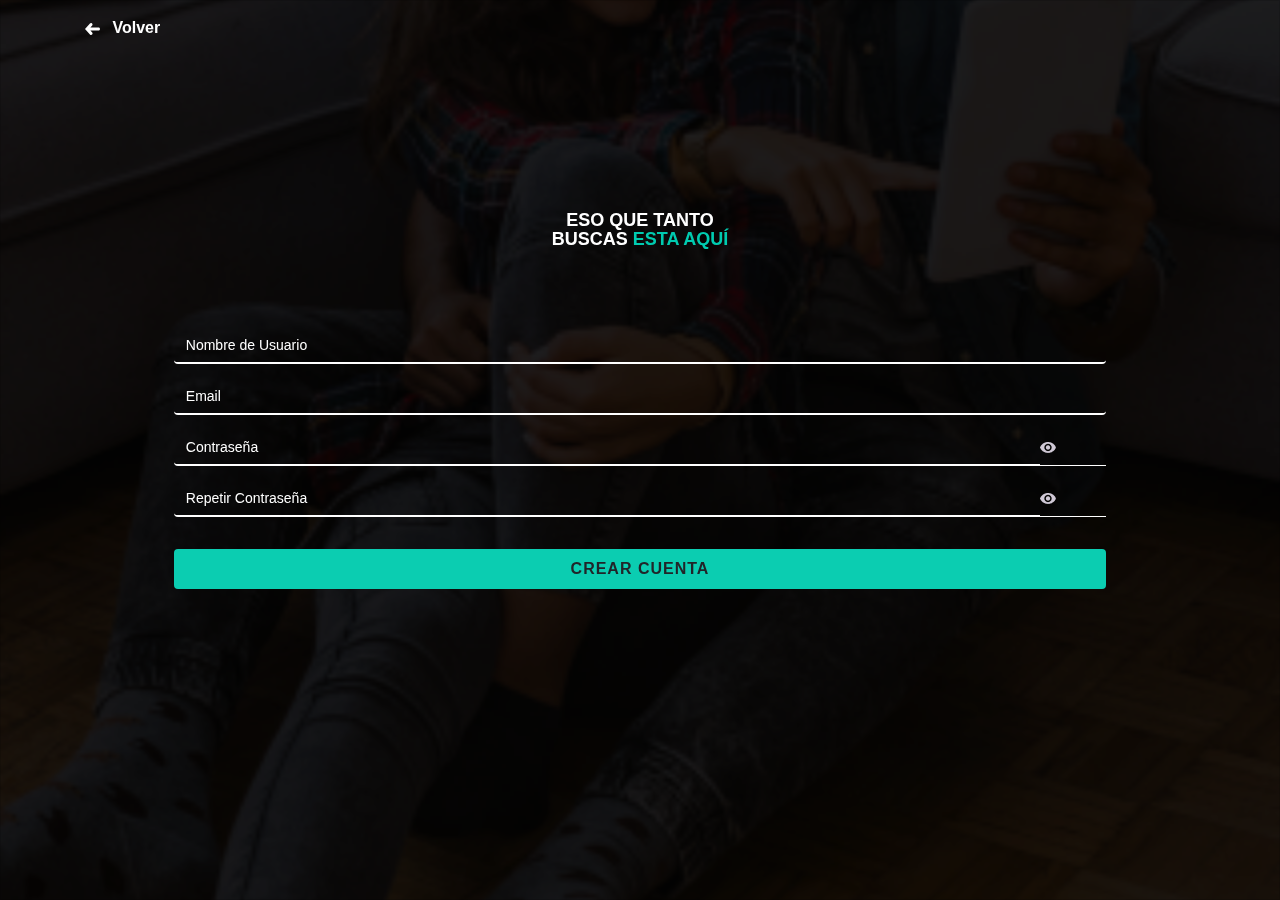
<file: sign-up.html>
<!doctype html>
<html lang="es">
  <head>
    <title>Mercado Casa | Crear cuenta</title>
    <!-- Required meta tags -->
    <meta charset="utf-8">
    <meta name="viewport" content="width=device-width, initial-scale=1, shrink-to-fit=no">
    <!--Favicon-->
    <link rel="shortcut icon" type="image/x-icon" href="img/logo/favicon.ico">
    <!-- Bootstrap CSS -->
    <link rel="stylesheet" href="css/bootstrap.min.css">
    <link rel="stylesheet" href="css/all.css">
    <link rel="stylesheet" href="css/style.css">

    <!-- Google Tag Manager -->
    <script>(function(w,d,s,l,i){w[l]=w[l]||[];w[l].push({'gtm.start':
        new Date().getTime(),event:'gtm.js'});var f=d.getElementsByTagName(s)[0],
        j=d.createElement(s),dl=l!='dataLayer'?'&l='+l:'';j.async=true;j.src=
        'https://www.googletagmanager.com/gtm.js?id='+i+dl;f.parentNode.insertBefore(j,f);
        })(window,document,'script','dataLayer','GTM-PQ93QVQ');
    </script>
    <!-- End Google Tag Manager -->
  </head>
  <body class="background-portada">

    <!-- Google Tag Manager (noscript) -->
    <noscript><iframe src="https://www.googletagmanager.com/ns.html?id=GTM-PQ93QVQ"
    height="0" width="0" style="display:none;visibility:hidden"></iframe></noscript>
    <!-- End Google Tag Manager (noscript) -->

    <!------------------------Registro / Crear cuenta------------------------>
    <div class="opacity-background"></div>
    <div class="container min-vh-100">
      <div class="row justify-content-start">
        <div class="col-5 mt-3">
          <a class="link-sin-decoracion" href="index.html">
            <img src="img/arrows/arrow-volver.svg" class="img-fluid d-inline">
            <p class="ml-2 d-inline btn-volver-ccuenta">Volver</p>
          </a>
        </div>
      </div>
      <!--title-->
      <div class="row justify-content-center mb-5">
        <div class="col-12 mt-15percent">
            <div class="title-sign-up">
              <center>
                <p class="l1 mb-0"><b>ESO QUE TANTO</b></p>
                <p class="l2 mt-0"><b><span class="l1">BUSCAS</span> ESTA AQUÍ</b></p>
              </center>
            </div>
        </div>
      </div>  
      <!--Formulario-->
      <div class="row">
        <div class="col-12 mt-3">
          <form action="" method="" id="form-login">
              <!--Nombre de Usuario-->
              <div class="form-group mb-3">
                  <input type="text" class="form-control input-login" id="username" placeholder="Nombre de Usuario">
                  <small id="emailHelp" class="form-text text-muted d-none">We'll never share your email with anyone else.</small>
              </div>
              <!--Email-->
              <div class="form-group mb-3">
                  <input type="email" class="form-control input-login" id="email-login" aria-describedby="emailHelp" placeholder="Email">
                  <small id="emailHelp" class="form-text text-muted d-none">We'll never share your email with anyone else.</small>
              </div>
              <!--Contraseña-->
              <div class="input-group mb-3">
                <input type="password" class="form-control input-login input-password" id="password" placeholder="Contraseña">
                <div class="input-group-prepend shape-password" id="shapePassContent">
                  <div class="input-group-text" style="background-color: transparent !important;border-top: none; border-left: none; border-right: none;">
                    <img src="img/vector/shape.png" id="shapePassword">
                  </div>
                </div>
              </div>
              <!--Confirmación de contraseña-->
              <div class="input-group mb-2">
                <input type="password" class="form-control input-login input-password" id="password-confirm" placeholder="Repetir Contraseña">
                <div class="input-group-prepend shape-password" id="shapePassContentConfirm">
                  <div class="input-group-text" style="background-color: transparent !important;border-top: none; border-left: none; border-right: none;">
                    <img src="img/vector/shape.png" id="shapePasswordConfirm">
                  </div>
                </div>
              </div>
              <!--Boton. Crear cuenta-->
              <a id="creaCuenta" data-modal="show" class="btn btn-login entrar text-btn-login mb-3 mt-4" >CREAR CUENTA</a>
              <!--<button type="submit" class="btn btn-login entrar text-btn-login mb-1">CREAR CUENTA</button>-->
          </form>
        </div>
      </div>       
    </div>

    <!-- Optional JavaScript -->
    <!-- jQuery first, then Popper.js, then Bootstrap JS -->
    <script src="js/jquery-3.4.1.slim.min.js"></script>
    <script src="js/popper.min.js"></script>
    <script src="js/bootstrap.min.js"></script>
    <script src="js/mercado-casa.js"></script>
  </body>
</html>
</file>
<file: css/style.css>
/*--------------------------Fuentes--------------------------*/
@font-face{
    font-family: "Poppins";
    src: url(fonts/font-poppins.woff2);
}

@font-face{
    font-family: "Rubik";
    src: url(fonts/font-rubik.woff2);
}

/*--------------------------Generales-------------------------*/
.style-red{
    background-color: red;
}

.style-yellow{
    background-color: yellow;
}

.style-blue{
    background-color: blue;
}

.mt-1-1{
    margin-top: 1.1rem;
}

.mt-1-4{
    margin-top: 1.4rem;
}

.mt-3-5{
    margin-top: 1.5rem;
}

.mt-7{
    margin-top: 0.4375rem;
}
.mt-10{
    margin-top: 0.625rem;
}

.mt-20{
    margin-top: 1.5rem;
}

.mt-32{
    margin-top: 2rem;
}

.mt-40{
    margin-top: 2.5rem;
}

.mt-45{
    margin-top: 2.812rem;
}

.mt-15percent{
    margin-top: 15% !important;
}

.mb-4plus{
    margin-bottom: 0.3rem;
}

.mb-40{
    margin-bottom: 2.5rem;
}

.mb-32{
    margin-bottom: 2rem !important;
}

.pb-48 {
  margin-bottom: 3.75rem !important;
}

.pb-04{
    padding-bottom: 0.4rem;
}

.pl-8{
    padding-left: 0.5rem !important;
}

.pr-128{
    padding-right: 8rem;
}

.pt-1percent{
    padding-top: 1%;
}

.text-aqua{
    color:#00CBB0 !important;
}
.top-2{
    top: 2px;
}

.line-h{
    line-height: 2.1rem;
}

.btn-gradient{
    /*background: linear-gradient(90.23deg, #00CBB0 2.23%, #93EDC7 95.82%);*/
    background: #00CBB0;
    border-radius: 4px;
    width: 148px;
 }

 .shadow{
    box-shadow: 0px 3px 4px rgba(122, 122, 122, 0.63);
 }

.z-index-998{
    z-index: 1500;
}

.z-index-999{
    z-index: 999;
}

.link-sin-decoracion{
    text-decoration: none !important;
}

.hr-dashed{
    border-top: 1px dashed #C4C4C4;
}

.hr-dashed-white{
    border-top: 2px dashed #FFFFFF;
}

button.btn-ver-mas:hover,
button.btn-ver-mas:focus{
    font-family: 'Rubik',sans-serif;
    font-style: normal;
    font-weight: bold;
    font-size: 0.875rem;
    line-height: 105.5%;
    color: #00CBB0!important;
    background: #0F1228;
    border-radius: 4px;
}

 select > option{
    color: #606060 !important;
    background-color: #fff !important;
    font-family: 'Rubik',sans-serif !important;
    font-size: 0.875rem !important;
    font-weight: normal !important;
 }

.w-20r{
    width: 20rem !important;
}

.w-15 {
    width: 15% !important;
  }
/*---------------------------Menú----------------------------*/
/********************MOVIL*******************/
.centrar-logo{
    margin-left: -15%;
    width: 128px;
}

.bg-white{
    background-color: #ffffff;
}
a.navbar-brand{
    display: block;
    margin: 0 auto;
}

.icono-menu {
    display: inline-block;
    width: 1.3em;
    height: 1.5em;
    vertical-align: middle;
    content: "";
    background: no-repeat center center;
    background-size: 100% 100%;
  }

.navbar-light .icono-menu {
    background-image: url("../img/vector/menu-icon.svg");
}

.bg-white  .navbar-toggler{
    padding: 0.25rem 0.75rem;
    font-size: 1.25rem;
    line-height: 1;
    background-color: transparent;
    border: none;
}

#sidebar {
    width: 298px;
    position: fixed;
    top: 0;
    left: -302px;
    height: 100vh;
    z-index: 999;
    background: #222222;
    transition: all 0.3s;
    overflow-y: scroll;
    box-shadow: 3px 3px 3px rgba(0, 0, 0, 0.2);
    opacity: 0.9;
    filter: alpha(opacity=50); /* For IE8 and earlier */
      
    font-family: 'Poppins',sans-serif;
    font-style: normal;
    font-weight: bold;
    font-size: 0.875rem;
    line-height: 105.5%;
    color: #FFFFFF;
}

#sidebar.active {
    left: 0;
}

#dismiss {
    width: 35px;
    height: 35px;
    line-height: 35px;
    text-align: center;
    background:transparent;
    position: absolute;
    top: 10px;
    right: 10px;
    cursor: pointer;
    -webkit-transition: all 0.3s;
    -o-transition: all 0.3s;
    transition: all 0.3s;
}

.overlay {
    position: fixed;
    width: 100vw;
    height: 100vh;
    background: transparent;
    z-index: 998;
    display: none;
}

#sidebar .sidebar-header {
    padding: 20px;
}

#sidebar ul.components {
    padding: 20px 0;
}

#sidebar ul li a {
    padding: 10px;
    display: block;
    color: #ffffff;
}
/*#sidebar ul li a:hover {
    color: #7386D5;
    background: #fff;
}*/

a[data-toggle="collapse"] {
    position: relative;
}

.line-separator-menu{
    border-bottom: 3px solid #ffffff;
}
.sticky {
    position: fixed;
    top: 0;
    width: 100%;
}

.header{
    z-index: 1000;
}

#hr-menu{
    margin-top: 0rem;
}
/**************DESKTOP***************/
.text-btn-menu{
    font-family: 'Poppins',sans-serif;
    font-style: normal;
    font-weight: bold;
    font-size: 14px;
    line-height: 21px;
    text-align: center;
    color: #B0B0B0;
}

.btn-menu{
    border-top:none;
    border-right: none;
    border-bottom: none;
    border-left:none
}

.active .text-btn-menu{
    color: #0F1228;
}

.active .btn-menu{
    border-bottom: 3px solid #35CFBC;

}

.center-menu{
    margin: 0 auto;
}
/*--------------------------Footer--------------------------*/
.text-list-footer{
    font-family: 'Poppins',sans-serif;
    font-style: normal;
    font-weight: bold;
    font-size: 0.812rem;
    line-height: 105.5%;
    color: #FFFFFF;
    margin-bottom: 0.937rem;
}

.bg-dark-blue{
    background: #0F1228;
}

.border-footer{
    border-top:3px solid #61E7BE;
}

.footer.bg-dark-blue .content-mc-bg{
    background-image: url("../img/mc-mask-group.svg");
    background-position: top right;
    background-repeat: no-repeat;
    background-size: contain;
}

.copyright-text{
    font-family: 'Rubik',sans-serif;
    font-style: normal;
    font-weight: normal;
    font-size: 0.75rem;
    line-height: 3rem;
    color: #FFFFFF;
    text-align: center;
}

.bg-mc-footer{
    background-image: url("../img/mc-mask-group.svg");
    background-position: top right;
    background-repeat: no-repeat;
}
/*--------------------------Portada--------------------------*/
.background-portada{
    background-image: url("../img/2946-opacity.png");
    background-repeat: no-repeat;
    background-size: cover;
    background-position: center;
}
.opacity-background{
    background-color: rgb(29, 28, 28);
    opacity:0.6;
    filter:alpha(opacity=60); /* IE < 9.0 */
    width:100%;
    height:100%;
    position: absolute;
    mix-blend-mode: multiply;
    border: 1px solid #000000;
    box-sizing: border-box;
 }

.text-btn-entrar{
    font-family: 'Rubik', sans-serif;
    font-style: normal;
    font-weight: 500 !important;
    font-size: 1rem;
    line-height: 131%;
    color: #0F1228 !important;
    padding-top: 13px;
    padding-bottom: 13px;
}

.logo-portada-mc{
    width: auto;
    height: auto;
    margin: auto;
}

.text-portada-bottom{
    font-family: 'Poppins', sans-serif;
    font-style: normal;
    font-weight: 600;
    font-size: 0.875rem;
    line-height: 105.5%;    
    color: #FFFFFF;
}

.ubica-bottom{
    position:absolute; /*El div será ubicado con relación a la pantalla*/
    left:0px; /*A la derecha deje un espacio de 0px*/
    right:0px; /*A la izquierda deje un espacio de 0px*/
    bottom:0px; /*Abajo deje un espacio de 0px*/
    height:50px; /*alto del div*/
}

.text-recuperar-contrasena{
    text-align: right;
    margin-top: 0.60rem;
    font-family: 'Rubik',sans-serif;
    font-style: normal;
    font-weight: 300;
    font-size: 12px;
    line-height: 21px;
    color: #FFFFFF;
    margin-right: 7%;
}

.btn-login{
    border-radius: 4px;
    padding: 0.54rem;
    width: 84%;
    margin: auto 8%;
}

.btn-login.entrar{
    background: #0BCDB1;
}

.text-btn-login{
    font-family: 'Rubik',sans-serif;
    font-style: normal;
    font-weight: bold;
    font-size: 1rem;
    line-height: 21px;
    letter-spacing: 1px;
    color: #0F1228;
}

#form-login .form-control{
    width: 84%;
    margin: auto 8%;
}

.btn-social-login{
    border-radius: 4px;
    padding: 0.58rem;
    width: 84%;
    margin: auto 8%;
}
.btn-social-login.facebook{
    background: #3D599C;
}
.btn-social-login.gmail{
    background: #D21D00;;
}
.btn-social-login.instagram{
    background: #5C0539;
}

.text-social-login{
    font-family: 'Rubik',sans-serif;
    font-style: normal;
    font-weight: normal;
    font-size: 0.875;
    line-height: 17px;
    color: #FFFFFF;
}

#form-login .hr-dashed-white{
    margin-left: 8%;
    margin-right: 8%;
}

.btn-crear-cuenta{
    background-color: transparent!important;
    border-radius: 4px;
    width: 84%;
    margin-left: 8%;
    margin-right: 8%;
}

.btn-crear-cuenta:focus{
    border: none !important;
    overflow: hidden !important;
    box-shadow: none !important;
    text-decoration: none; 
    outline:0;
    font-family: 'Rubik',sans-serif;
    font-style: normal;
    font-weight: normal;
    font-size: 0.850rem;
    line-height: 21px;
    color: #0BCDB1;
}

.text-crear-cuenta{
    font-family: 'Rubik',sans-serif;
    font-style: normal;
    font-weight: normal;
    font-size: 0.850rem;
    line-height: 21px;
    color: #0BCDB1;
}

.input-login{
    background: transparent;
    border-top: none;
    border-left: none;
    border-right: none;
    border-bottom: 2px solid #FFFFFF;
}

.form-control.input-login:focus{
    font-family: 'Rubik',sans-serif;
    font-style: normal;
    font-weight: normal;
    font-size: 0.875rem;
    line-height: 21px;
    color: #FFFFFF !important;
    background: transparent!important;
    /*design*/
    border-top: none !important;
    border-left: none !important;
    border-right: none !important;
    border-bottom: 2px solid #FFFFFF !important;
    margin: 0 auto !important;
    width: 84%;
    box-shadow: none !important;
}

.form-control.input-login{
    font-family: 'Rubik',sans-serif;
    font-style: normal;
    font-weight: normal;
    font-size: 0.875rem;
    line-height: 21px;
    color: #ffffff!important;
}
input[type="text"].input-login::placeholder,
input[type="email"].input-login::placeholder,
input[type="password"].input-login::placeholder{
    font-family: 'Rubik',sans-serif;
    font-style: normal;
    font-weight: normal;
    font-size: 0.875rem;
    line-height: 21px;
    color: #FFFFFF;
} 
/*Mejora validacion input de bootstrap*/
.was-validated .form-control.input-login:valid, .form-control.is-valid {
    border-top:none!important;
    border-left: none!important;
    border-right: none!important;
    border-bottom-color: #28a745!important;
    padding-right: calc(1.5em + 0.75rem);
    background-image: url("data:image/svg+xml,%3csvg xmlns='http://www.w3.org/2000/svg' viewBox='0 0 8 8'%3e%3cpath fill='%2328a745' d='M2.3 6.73L.6 4.53c-.4-1.04.46-1.4 1.1-.8l1.1 1.4 3.4-3.8c.6-.63 1.6-.27 1.2.7l-4 4.6c-.43.5-.8.4-1.1.1z'/%3e%3c/svg%3e");
    background-repeat: no-repeat;
    background-position: center right calc(0.375em + 0.1875rem);
    background-size: calc(0.75em + 0.375rem) calc(0.75em + 0.375rem);
  }
  
.was-validated .form-control:valid:focus, .form-control.is-valid:focus {
    border-top:none!important;
    border-left: none!important;
    border-right: none!important;
    border-bottom-color: #28a745!important;
    box-shadow: 0 0 0 0.2rem rgba(40, 167, 69, 0.25);
  }
.was-validated .form-control.input-login:invalid, .form-control.is-invalid {
    border-top:none!important;
    border-left: none!important;
    border-right: none!important;
    border-bottom-color: #dc3545!important;
    padding-right: calc(1.5em + 0.75rem);
    background-image: url("data:image/svg+xml,%3csvg xmlns='http://www.w3.org/2000/svg' fill='%23dc3545' viewBox='-2 -2 7 7'%3e%3cpath stroke='%23dc3545' d='M0 0l3 3m0-3L0 3'/%3e%3ccircle r='.5'/%3e%3ccircle cx='3' r='.5'/%3e%3ccircle cy='3' r='.5'/%3e%3ccircle cx='3' cy='3' r='.5'/%3e%3c/svg%3E");
    background-repeat: no-repeat;
    background-position: center right calc(0.375em + 0.1875rem);
    background-size: calc(0.75em + 0.375rem) calc(0.75em + 0.375rem);
}

.was-validated .form-control.input-login:invalid:focus, .form-control.is-invalid:focus {
    border-top:none!important;
    border-left: none!important;
    border-right: none !important;
    border-bottom-color: #dc3545!important;
  box-shadow: 0 0 0 0.2rem rgba(220, 53, 69, 0.25);
}

.input-password{
    width: 78% !important;
    border-bottom-color: #ffffff;
    padding-right: 0px !important;
    margin-right: 0% !important;
    flex: 0 1 auto !important;
}

.shape-password{
    border-bottom: 0.099rem solid #ffffff;
    width: 6%;
    margin-right: auto !important;
    z-index: 999;
}

.shape-password div{
    background-color: transparent !important;
    border-top: none;
    border-left: none;
    border-right: none;
    border-bottom: none;
    width: 158551245;
    margin-left: 0px;
    padding: 0px;
}

.form-control.input-login.input-password:focus{
    font-family: 'Rubik',sans-serif;
    font-style: normal;
    font-weight: normal;
    font-size: 0.875rem;
    line-height: 21px;
    color: #FFFFFF !important;
    background: transparent!important;
    /*design*/
    border-top: none !important;
    border-left: none !important;
    border-right: none !important;
    border-bottom: 2px solid #FFFFFF !important;
    margin: 0 auto !important;
    width: 78%;
    box-shadow: none !important;
    padding-right: 0px !important;
    margin-right: 0% !important;
    flex: 0 1 auto !important;
}

  /*--------------------------Sing Up--------------------------*/

.btn-volver-ccuenta{
    font-family: 'Poppins',sans-serif;
    font-style: normal;
    font-weight: bold;
    font-size: 1rem;
    line-height: 105.5%;
    color: #FFFFFF;
}

.title-sign-up{
    font-family: 'Poppins',sans-serif;
    font-style: normal;
    font-weight: bold;
    font-size: 1.125rem;
    line-height: 105.5%;
    text-align: center;
}
.title-sign-up .l1{
    color: #FFFFFF;
}
.title-sign-up .l2{
    color: #00CBB0;
}
  /*--------------------------HOME--------------------------*/
  /****************MOVIL*****************/
  .caption-title-home{
    font-family: 'Poppins',sans-serif;
    font-style: normal;
    font-weight: bold;
    font-size: 1rem;
    line-height: 105.5%;
    text-align: center;
    color: #0F1228;
  }

  .text-tile-home{
    font-family: 'Poppins', sans-serif;
    font-style: normal;
    font-weight: bold;
    font-size: 1rem;
    line-height: 105.5%;
    text-align: center;
    color: #0F1228;
  }

  .titles-home{
    font-family: 'Poppins', sans-serif;
    font-style: normal;
    font-weight: bold;
    font-size: 0.812rem;
    line-height: 19px;
    color: #0F1228;
  }

.bg-opcion-comprar{
    background-image: url("../img/34052-inactive.png");
    background-repeat: no-repeat;
    background-size: cover;
    background-position: center;
    border-radius: 4px;
}
.bg-opcion-comprar.active{
    background-image: url("../img/34052-active.png");
    background-repeat: no-repeat;
    background-size: cover;
    background-position: center;
    border-radius: 4px;
}

 .text-opciones-preferencias{

    font-family: 'Rubik', sans-serif;
    font-style: normal;
    font-weight: 500;
    font-size: 0.75rem;
    line-height: 105.5%;
    color: #FFFFFF;
    position: absolute;
    bottom: 0px !important;
 }
 
 .text-opciones-preferencias.inactive{
    color: #adb5bd !important;
 }

 .bg-opcion-alquilar{
    background-image: url("../img/2582-inactive.png");
    background-repeat: no-repeat;
    background-size: cover;
    background-position: center;
    border-radius: 4px;
}

.bg-opcion-alquilar.active{
    background-image: url("../img/2582-active.png");
    background-repeat: no-repeat;
    background-size: cover;
    background-position: center;
    border-radius: 4px;
}

.opacity-alquilar-comp{

    /*background: #636363;
    mix-blend-mode: multiply;*/
    border-radius: 4px;
    /*background-color: #1d1c1c;
    opacity:0.6;
    filter:alpha(opacity=60);*/
    width:100%;
    height:100%;
    position: absolute;
 }
 /*.opacity-alquilar-comp.active{
    background: #B5A57E;
 }*/
 .opciones-conf{
    width: 95%;
    height: 65px;
    padding: 1rem;
    margin: 0.3rem;
 }

 #row-pref > .col-6{
    padding: 0 !important;
}

#cont-pref.container-fluid{
    padding-right: auto;
    padding-left: auto;
    padding: 1.2rem !important;
}

.p-cuadricula-prop.active .tipo-propiedad-content{
    border: 1px solid rgb(1, 209, 151);
    box-sizing: border-box;
    box-shadow: 0px 4px 4px rgba(0, 0, 0, 0.25);
    border-radius: 4px;
    width: auto;
    min-height: 5.9rem !important;
    height: auto;
}

.tipo-propiedad-content {
    box-sizing: border-box;
    border-radius: 4px;
    width: auto; 
    min-height: 5.9rem !important;
    height: auto;
}

.text-tipo-prop{
    font-family: 'Rubik',sans-serif;
    font-style: normal;
    font-weight: 500;
    font-size: 0.75rem;
    line-height: 14px;
    color: #0F1228;
}

.p-cuadricula-prop.active .text-tipo-prop{
    font-family: 'Rubik',sans-serif;
    font-style: normal;
    font-weight: 500;
    font-size: 0.75rem;
    line-height: 14px;
    color: #03CDAF;
}

.bg-square-prop{
    background: #E8E8E8;
    border-radius: 4px;
}

.text-btn-buscar{
    font-family: 'Rubik',sans-serif;
    font-style: normal;
    font-weight: 500;
    font-size: 18px;
    line-height: 117%;
    color: #0F1228;
    padding-top: 11px;
    padding-bottom: 11px;
}
.btn-gradient.text-btn-buscar{
    width: 100%;
}

.input-buscar{
    height: calc(1.90em + .75rem + 2px);
}

.text-input-buscar{
    font-family: 'Rubik',sans-serif;
    font-style: normal;
    font-weight: normal;
    font-size: 0.875rem;
    line-height: 17px;
}

.center-block{
  display: block;
  text-align: center;
  width: auto;
    height: auto;
    margin: auto;
}

.p-cuadricula-prop{
    padding: 0.1rem 0.35rem;
}

.cuadricula1{
    padding: 0.8rem 0rem;
}

.cuadricula1 p{
    margin-bottom: 0px;
    padding-bottom: 0px;
    margin-top: 0.3rem;
}

.carousel-control-prev-arrow,
.carousel-control-next-arrow {
  display: inline-block;
  width: 2.3rem;
  height: 2.3rem;
  background: no-repeat 50% / 100% 100%;
  /*box-shadow: 0px 4px 4px rgba(0, 0, 0, 0.3);*/
}

.carousel-control-prev-arrow{
     background-image: url("../img/arrows/frame-prev.svg");
}

.carousel-control-next-arrow{
    background-image: url("../img/arrows/frame-next.svg");
}

.img-carousel{
    height: 9.7rem;
}

.carousel-control-prev,
.carousel-control-next {
    width: 10% !important;
    top: 1rem;
}

.card-boder-radius{
    border-radius: 4px 4px 0px 0px !important;
}

.p-adjust .card-home{
    margin-right: -6px;
    margin-left: -6px;
    /*padding-right: 0.54rem !important;
    padding-left: 0.54rem !important;*/
}

.btn-guardar{
    position: absolute;
    right: 0.5rem;
    z-index: 1000;
    top: 0.5rem
}

.text-dist-news{
    font-family: 'Rubik',sans-serif;
    font-style: normal;
    font-weight: normal;
    font-size: 0.75rem;
    line-height: 14px;
    color: #0F1228;
}

#news-home p{
    margin-bottom: 0.2rem;
}

.text-title-prop{
    font-family: 'Poppins',sans-serif;
    font-style: normal;
    font-weight: bold;
    font-size: 1rem;
    line-height: 24px;
    color: #0F1228;
}

.text-card-desc{
    font-family: 'Rubik',sans-serif;
    font-style: normal;
    font-weight: normal;
    font-size: 0.75rem;
    line-height: 14px;
    color: #747474;
}

#news-home > .text-card-desc{
    margin-bottom: 0.2rem;
}

.card-home{
    background: #FFFFFF;
    box-shadow: 0px 3px 4px rgba(138, 138, 138, 0.35);
    border-radius: 0px 0px 4px 4px;
    z-index: 800;
}

.btn-panel-desc{
    z-index: 600;
    margin-top: -0.3rem;
    padding-right: 1.3rem;
    padding-left: 1.3rem;
    margin-bottom: 2rem;
}

.btn-panel-desc .col-6{
    padding-left: 0.4rem;
    padding-right: 0.4rem;
}

.btn-llamar{
    border: 1px solid rgb(0, 203, 176);
    box-sizing: border-box;
    border-radius: 0px 0px 4px 4px;
    width: 100%;
    height: 45px;
}

.text-btn-llamar{
    font-family: 'Rubik',sans-serif;
    font-style: normal;
    font-weight: 500;
    font-size: 0.875rem;
    line-height: 17px;
    color: rgb(15, 18, 40);
    padding-top: 1rem;
}

.btn-whatsapp{
    background: rgb(0, 203, 176);
    border-radius: 0px 0px 4px 4px;
    width: 100%;
    height: 45px;
}

.text-btn-whatsapp{
    font-family: 'Rubik',sans-serif;
    font-style: normal;
    font-weight: 500;
    font-size: 0.875rem;
    line-height: 17px;
    color: rgb(255, 255, 255);
    padding-top: 1rem;
}

.price-info{
    min-width: 7.312rem;
    height: 3rem;
    background: rgb(0, 203, 176);
    border-radius: 0px 4px 4px 0px;
    /*transform: rotate(-180deg);**/
    position: absolute;
    top: 50%;
    align-self: flex-end;
    z-index: 999;
    border-radius: 4px 0px 0px 4px;
}

.sub-price-info{
    position: relative;
    top: 0.4rem;
}

.price-info p{
    padding-right: 6px;
    text-align: end;
    margin-bottom: 0px;
}

.content-level-price{
    position: absolute;
    right: 0.5rem;
    z-index: 999;
}

.cost-in-soles{
    font-family: 'Rubik',sans-serif;
    font-style: normal;
    font-weight: 500;
    font-size: 1rem;
    line-height: 19px;
    color: #051C41;
}

.cost-in-usd{
    font-family: 'Rubik',sans-serif;
    font-style: normal;
    font-weight: normal;
    font-size: 0.75rem;
    line-height: 14px;
    color: #ffffff;
}

/****************DESKTOP*************/
.jumbotron.mc-home-banner {
    padding: 2rem 2rem 5rem 5rem;
    border-radius: 0px;
}

.jumbotron.mc-home-banner{
    background-image: url('../img/banner-desktop.png');
    background-position:  top center ;
    background-repeat: no-repeat;
    background-size: cover;
}

.title-jumbotron-home{
    font-family: 'Poppins',sans-serif;
    font-style: normal;
    font-weight: bold;
    font-size: 1.625rem;
    line-height: 105.5%;
    color: #FFFFFF;
}

.subtitle-jumbotron{
    font-family: 'Poppins',sans-serif;
    font-style: normal;
    font-weight: bold;
    font-size: 1rem;
    line-height: 24px;
    color: #FFFFFF;
}

.opciones-conf-desktop{
    width: 95%;
    height: 80px;
    padding: 1rem;
    margin: 0.3rem;
 }

 .col-2 .text-opciones-preferencias{
    font-size: 1rem;
 }

 .col-2 .bg-opcion-alquilar{
    background-image: url('../img/2582-xl-inactive.png');
 }

 .col-2 .bg-opcion-comprar{
    background-image: url('../img/34052-xl-inactive.png');
 }

 .col-2 .bg-opcion-alquilar.active{
    background-image: url('../img/2582-xl-active.png');
 }

 .col-2 .bg-opcion-comprar.active{
    background-image: url('../img/34052-xl-active.png');
 }

.btn-gradient-d{
    background: #00CBB0;
    border-radius: 4px;
 }

.text-btn-buscar-d{
    font-family:' Rubik',sans-serif;
    font-style: normal;
    font-weight: bold;
    font-size: 0.875rem;
    line-height: 21px;
    letter-spacing: 1px;
    color: #0F1228;
}

#desktop-tipo-prop .p-cuadricula-prop.active .tipo-propiedad-content{
    border: 2px solid rgb(1, 209, 151);
    box-sizing: border-box;
    box-shadow: 0px 4px 4px rgba(0, 0, 0, 0.25);
    border-radius: 4px;
    width: auto;
    min-height: 5.9rem !important;
    height: auto;
}

.bg-input-jumbotron{
    background: #ffffff;
    border-radius: 4px;
}

#direccion-desktop{
    border-color: #ffffff;
    font-family: 'Rubik',sans-serif;
    font-style: normal;
    font-weight: normal;
    font-size: 0.875rem;
    line-height: 17px;
    color: #595959;
}

input[type="tex"]#direccion-desktop::placeholder,
input[type="tex"]#direccion-desktop::-webkit-input-placeholder,
input[type="tex"]#direccion-desktop::-moz-placeholder  {
    border-color: #ffffff;
    font-family: 'Rubik',sans-serif;
    font-style: normal;
    font-weight: normal;
    font-size: 0.875rem;
    line-height: 17px;
    color: #595959;
} 

.form-control#direccion-desktop:focus {
    color:#595959;
    background-color: #ffffff;
    border-color: none;
    outline: 0;
    box-shadow: none;
}

.container-desk-list{
    padding-left: 5rem;
    padding-right: 5rem;
}

.list-group-item.text-list-footer{
    background-color: transparent !important;
    border: none !important;
}
/*--------------------------SEARCH - RESULT--------------------------*/
.text-title-search{
    font-family: 'Poppins', sans-serif;
    font-style: normal;
    font-weight: bold;
    font-size: 0.937rem;
    line-height: 105.5%;
    text-align: left;
    color: #0f1228;
}

.text-title-search2{
    font-family: 'Poppins',sans-serif;
    font-style: normal;
    font-weight: bold;
    font-size: 1.125rem;
    line-height: 19px;
    color: #0F1228;
}

.text-title-search-d{
    font-family: 'Poppins', sans-serif;
    font-style: normal;
    font-weight: bold;
    font-size: 1.5rem;
    line-height: 107.5%;
    text-align: left;
    color: #0f1228;
}

.text-houses-found{
   font-family: 'Rubik',sans-serif;
   font-style: normal;
   font-weight: normal;
   font-size: 0.75rem;
   line-height: 5.5%;
   color: rgb(119, 119, 119);
}

.text-filter-back{
    font-family: 'Poppins',sans-serif;
    font-style: normal;
    font-weight: bold;
    font-size: 0.875rem;
    line-height: 105.5%;
    color: rgb(15, 18, 40);
}
/*--------------------------Filter--------------------------*/
.btn-back{
    margin-right: 2.8%;
    cursor: pointer;
}

.tags{
    background: rgb(224, 224, 224);
    text-align: center;
    padding-left: 1rem;
    padding-right: 1rem;
}

.tags.active{
    background: rgb(0, 203, 176);
}

.text-tags{
    font-family: 'Rubik',sans-serif;
    font-style: normal;
    font-weight: normal;
    font-size: 0.875rem;
    line-height: 32px;
    color: rgb(145, 145, 145);
}

.text-tags.active{
    color: rgb(255, 255, 255);
}

#cont-prop.container-fluid{
    padding-right: 1.2rem !important;
    padding-left: 1.2rem !important;
}

.container .tags{
    margin-bottom: 0.80rem;
}

.text-item-caract{
    font-family: 'Rubik',sans-serif;
    font-style: normal;
    font-weight: normal;
    font-size: 0.980rem;
    line-height: 105.5%;
    color: rgb(140, 140, 140);
    vertical-align: middle;
}

.btn-less-plus{
    background: rgb(0, 203, 176);
    border-radius: 4px;
    height: 2.19rem;
    width: 2.19rem;
}

.text-btn-count{
    font-family: 'Rubik',sans-serif;
    font-style: normal;
    font-weight: bold;
    font-size: 1.125rem;
    line-height: 105.5%;
    color: rgb(0, 0, 0);
}

.input-number-count{
    font-family: 'Rubik',sans-serif;
    font-style: normal;
    font-weight: 700;
    font-size: 1rem;
    line-height: 105.5%;
    color: #000000;
    text-align: center;

    border: none;
    width: 2.45rem;
}

.input-number-count:focus{
    outline: none;
    background-color: rgb(255, 255, 255);
    border: 0;
}

#caract-filter .col-6{
 text-align: end;
 padding-right: 0px;
}

#caract-filter .col-2{
    padding-left: 0px;
}

#caract-filter .col-4{
    padding-left: 0px;
}

.text-input-price{
    font-family: 'Rubik',sans-serif;
    font-style: normal;
    font-weight: normal;
    font-size: 0.875rem;
    line-height: 17px;
    color: rgb(187, 187, 187);
    text-align: right;
    /*Border*/
    border: 1px solid #00CBB0 !important;
    border-radius: 4px;
}

.btn-reset{
    background-color: #ffffff;
    border: none;
}

.text-btn-reset{
    font-family: 'Rubik',sans-serif;
    font-style: normal;
    font-weight: 500;
    font-size: 1.125rem;
    line-height: 35px;
    color: #0F1228;   
}

.btn-apply{
    /*background: linear-gradient(90deg, #00cbb0 13%, #93EDC7 88.33%);*/
    background: #0F1228;
    border-radius: 4px;
}

.text-btn-apply{
    font-family: 'Rubik',sans-serif;
    font-style: normal;
    font-weight: 500;
    font-size: 1.125rem;
    line-height: 35px;
    color: #00CBB0;
}

.pr-2percent{
    padding-right: 2%;
}

.label-input-price{
    font-family: 'Rubik',sans-serif;
    font-style: normal;
    font-weight: normal;
    font-size: 0.75rem;
    line-height: 14px;
    color: #606060;
}

/*
.customcheck {
    display: block;
    position: relative;
    padding-left: 30px;
    padding-right: 1.9rem;
    margin-bottom: 12px;
    cursor: pointer;
    -webkit-user-select: none;
    -moz-user-select: none;
    -ms-user-select: none;
    user-select: none;
    font-family: 'Rubik',sans-serif;
    font-style: normal;
    font-weight: normal;
    font-size: 15px;
    line-height: 20px;
    color: rgb(149, 149, 149);
}

.customcheck input {
    position: absolute;
    opacity: 0;
    cursor: pointer;
}

.checkmark {
    position: absolute;
    top: 0;
    left: 80px;
    height: 35px;
    width: 35px;
    background-color: rgb(255, 255, 255);
    border: 1px solid rgb(0, 204, 176);
    box-sizing: border-box;
    border-radius: 4px;
}

.customcheck:hover input ~ .checkmark {
    background-color: rgb(255, 251, 251);
}

.customcheck input:checked ~ .checkmark {
    background: rgb(0, 203, 176);
    border-radius: 4px;
}

.checkmark:after {
    content: "";
    position: absolute;
    display: none;
}

.customcheck input:checked ~ .checkmark:after {
    display: block;
}

.customcheck .checkmark:after {
    left: 13px;
    top: 9px;
    width: 7px;
    height: 12px;
    border: solid white;
    border-width: 0 3px 3px 0;
    -webkit-transform: rotate(45deg);
    -ms-transform: rotate(45deg);
    transform: rotate(45deg);
}

.text-end{
    text-align: end;
}

.tex-align-last-justify{
    text-align-last: justify;
}

.checkbox-inline input[type="checkbox"] {
    float: left;
    margin-left: -20px;
}


.check-soles-align{
    text-align-last: right;
    padding-right: 16px;
   
}

.check-dolar-align{
    left: 72px !important;
}

.customcheck.adjust-dolar{
    padding-left: 9px !important;
}
*/

/* The container */
.container-radio {
    display: block;
    position: relative;
    padding-left: 35px;
    margin-bottom: 12px;
    cursor: pointer;
    -webkit-user-select: none;
    -moz-user-select: none;
    -ms-user-select: none;
    user-select: none;

    font-family: 'Rubik',sans-serif;
    font-style: normal;
    font-weight: normal;
    font-size: 0.875rem;
    line-height: 17px;
    color: #000000;


  }
  
  /* Hide the browser's default radio button */
  .container-radio input {
    position: absolute;
    opacity: 0;
    cursor: pointer;
  }
  
  /* Create a custom radio button */
  .checkmark {
    position: absolute;
    top: 0;
    left: 0;
    height: 25px;
    width: 25px;
    background-color: #eee;
    border-radius: 50%;
    border: 2px solid #BBBBBB;
    /*box-sizing: border-box;*/
  }
  
  /* On mouse-over, add a grey background color */
  .container-radio:hover input ~ .checkmark {
    background-color: #ccc;
  }
  
  /* When the radio button is checked, add a blue background */
  .container-radio input:checked ~ .checkmark {
    background-color: #00CBB0;
    border:2px solid #000000;
  }
  
  /* Create the indicator (the dot/circle - hidden when not checked) */
  .checkmark:after {
    content: "";
    position: absolute;
    display: none;
  }
  
  /* Show the indicator (dot/circle) when checked */
  .container-radio input:checked ~ .checkmark:after {
    display: block;
  }
  
  /* Style the indicator (dot/circle) */
  .container-radio .checkmark:after {
       top: 9px;
      left: 9px;
      width: 8px;
      height: 8px;
      border-radius: 50%;
      background: #00CBB0;
  }
/*--------------------------Detalle del Inmueble--------------------------*/
.btn-volver{
    position: absolute;
    left: 0.5rem;
    z-index: 999;
    top: 1.1rem;
    cursor: pointer;
    min-width: 1.062rem;
    height: auto;
}

.img-carousel-details{
    height: 12.81rem;
}

.text-contact-now{
    font-family: 'Rubik',sans-serif;
    font-style: normal;
    font-weight: bold;
    font-size: 0.9rem;
    color: #FFFFFF;
    padding-left: 0.937rem;
    padding-top: 0.4rem;
}

.text-sub-contact-now{
    font-family: 'Rubik',sans-serif;
    font-style: normal;
    font-weight: normal;
    font-size: 0.625rem;
    line-height: 12px;
    color: #FFFFFF;
    padding-left: 0.937rem;
}

.contact-now-content{
    background: #EC007F;
    box-shadow: 0px 3px 4px rgba(244, 93, 93, 0.63);
    border-radius: 4px;
    min-height: 3.75rem;
    margin-top: -2rem;
}

.descr-dist-city{
    font-family: 'Rubik',sans-serif;
    font-style: normal;
    font-weight: normal;
    font-size: 0.75rem;
    line-height: 14px;
    color: #696969;
}

.descr-address{
    font-family: 'Poppins',sans-serif;
    font-style: normal;
    font-weight: bold;
    font-size: 1.125rem;
    line-height: 27px;
    color: #0F1228;
}

.descr-reference{
    font-family: 'Rubik',sans-serif;
    font-style: normal;
    font-weight: normal;
    font-size: 0.75rem;
    line-height: 14px;
    color: #0F1228;
}

.text-price-details-pen{
    font-family: 'Rubik',sans-serif;
    font-style: normal;
    font-weight: 500;
    font-size: 1.375rem;
    line-height: 26px;
    color: #00CBB0;
}

.text-price-details-usd{
    font-family: 'Rubik',sans-serif;
    font-style: normal;
    font-weight: normal;
    font-size: 0.875rem;
    line-height: 17px;
    color: #00CBB0;
}

.title-info-details{
    font-family: 'Poppins',sans-serif;
    font-style: normal;
    font-weight: bold;
    font-size: 0.875rem;
    line-height: 21px;
    color: #000000;
}

.text-info-details{
    font-family: 'Rubik',sans-serif;
    font-style: normal;
    font-weight: normal;
    font-size: 0.75rem;
    line-height: 14px;
    color: #989898;
}

.text-caract-details{
    font-family: 'Rubik',sans-serif;
    font-style: normal;
    font-weight: normal;
    font-size: 0.75rem;
    line-height: 105.5%;
    color: #727272;
}

#map {
    width: 100%;
    height: 250px;
    margin-top: 0.5rem;
    margin-bottom: 1rem;
}

.adjust-cochera{
    width: 37px;
    min-height: 36px;
}

.text-contact-1{
    font-family: 'Rubik',sans-serif;
    font-style: normal;
    font-weight: normal;
    font-size: 0.75rem;
    line-height: 14px;
    color: #4F4F4F;
}

.link-contact-blue{
    font-family: 'Rubik',sans-serif;
    font-style: normal;
    font-weight: normal;
    font-size: 0.75rem;
    line-height: 14px;
    text-align: center;
    color: #12AAFF;
    text-decoration: none;
}

a.link-contact-blue{
    color: #17a2b8!important;
}

.btn-modal-send{
    background: #2D2F43;
    border-radius: 0rem 0rem 0.3rem 0.3rem;
    padding-top: 1.2rem;
    padding-bottom: 1.2rem;
}

.text-btn-modal-send{
    font-family: 'Rubik',sans-serif;
    font-style: normal;
    font-weight: bold;
    font-size: 0.875rem;
    line-height: 105.5%;
    color: #00CBB0;
}
.modal-content{
    border-radius: .3rem .3rem .3rem 3.3rem !important;
}

.modal-body .hr-dashed{
    margin-left: 7%;
    margin-right: 7%;
}

.text-comunication{
    margin-left: 8%;
    margin-right: 8%;
}

.input-telef-modal{
    font-family: 'Poppins',sans-serif;
    font-style: normal;
    font-weight: 500;
    font-size: 0.875rem;
    line-height: 21px;
    color: #0F1228;
    /*design*/
    border-top: none;
    border-left: none;
    border-right: none;
    border-bottom: 2px solid #00CBB0;
    margin: 0 auto;
    width: 55%;
}
input[type="tel"].input-telef-modal::placeholder,
input[type="tel"].input-telef-modal::-webkit-input-placeholder,
input[type="tel"].input-telef-modal::-moz-placeholder  {
    font-family: 'Rubik',sans-serif ;
    font-style: normal !important;
    font-weight: normal !important;
    font-size: 0.875rem !important;
    line-height: 17px !important;
    color: #B1B1B1 !important;
} 

.form-control.input-telef-modal:focus{
    font-family: 'Poppins',sans-serif !important;
    font-style: normal !important;
    font-weight: 500 !important;
    font-size: 0.875rem !important;
    line-height: 21px !important;
    color: #0F1228 !important;
    /*design*/
    border-top: none !important;
    border-left: none !important;
    border-right: none !important;
    border-bottom: 2px solid #00CBB0 !important;
    margin: 0 auto !important;
    width: 55% !important;
    box-shadow: none !important;
}

.flotante {
    display:scroll;
    position:fixed;
    right:0px;
    top: 2rem;
    z-index: 998;
}

.text-values-dscr{
    font-family: 'Rubik',sans-serif;
    font-style: normal;
    font-weight: normal;
    font-size: 0.875rem;
    line-height: 105.5%;
    color: #161616;
}


.title-agents-modal{
    font-family: 'Poppins',sans-serif;
    font-style: normal;
    font-weight: bold;
    font-size: 16px;
    line-height: 105.5%;
    color: #0F1228;
}

.descr-agents-modal{
    font-family: 'Rubik',sans-serif;
    font-style: normal;
    font-weight: normal;
    font-size: 12px;
    line-height: 14px;
    color: #4F4F4F;
}

.agent-name{
    font-family: 'Poppins',sans-serif;
    font-style: normal;
    font-weight: 500;
    font-size: 14px;
    line-height: 21px;
    color: #0F1228;
}

.photo-agent{
    border-radius: 100%;
    max-width: 50px;
}

/******Desktop******/
.d-none.d-md-block.d-lg-block.d-xl-block p.text-contact-now{
    font-family: 'Rubik',sans-serif;
    font-style: normal;
    font-weight: bold;
    font-size: 22px;
    line-height: 26px;
    color: #FFFFFF;
}

.d-none.d-md-block.d-lg-block.d-xl-block p.text-sub-contact-now{
    font-family: 'Rubik',sans-serif;
    font-style: normal;
    font-weight: normal;
    font-size: 1rem;
    line-height: 19px;
    color: #FFFFFF;
}
.d-none .contact-now-content{
    background: #EC007F;
    box-shadow: 0px 3px 4px rgba(244, 93, 93, 0.63);
    border-radius: 4px;
    min-height: 90%;
    margin-top: auto !important;
}









/*--------------------------Listado de Me interesa--------------------------*/
.title-me-interesa{
    font-family: 'Poppins',sans-serif;
    font-style: normal;
    font-weight: bold;
    font-size: 0.937rem;
    line-height: 105.5%;
    color: #0F1228;
}

.btn-agregar-mi{
    background: #2D2F43;
    border-radius: 4px;
    padding-top: 1rem;
    padding-bottom: 1rem;
    width: 100%;
}

.text-btn-agregar-mi{
    font-family: 'Rubik',sans-serif;
    font-style: normal;
    font-weight: bold;
    font-size: 14px;
    line-height: 105.5%;
    color: #00CBB0;
}

a.btn-agregar-mi:hover,
a.btn-agregar-mi:focus{
    color: #00CBB0 !important;

}
/*--------------------------Agregar a "Me interesa"--------------------------*/

.p-cuadricula-busqueda{
    padding: 0.1rem 0.35rem;
}

.tipo-busqueda-content {
    box-sizing: border-box;
    border-radius: 4px;
    width: auto;
    height: 4.875rem;
}

.p-cuadricula-busqueda.active .tipo-busqueda-content{
    border: 1px solid rgb(1, 209, 151);
    box-sizing: border-box;
    box-shadow: 0px 4px 4px rgba(0, 0, 0, 0.25);
    border-radius: 4px;
    width: auto;
    height: 4.875rem;
}

.text-opc-busqueda-add{
    font-family: 'Rubik',sans-serif;
    font-style: normal;
    font-weight: 500;
    font-size:  0.75rem;
    line-height: 0.875rem;
    color: #0F1228;
 }

 .p-cuadricula-busqueda.active .text-opc-busqueda-add{
    font-family: 'Rubik',sans-serif;
    font-style: normal;
    font-weight: 500;
    font-size: 0.75rem;
    line-height: 14px;
    color: #03CDAF;
} 

.label-form-interesa{
    font-family: 'Poppins',sans-serif;
    font-style: normal;
    font-weight: bold;
    font-size: 0.875rem;
    line-height: 21px;
    color: #0F1228;
}

.input-text-interesa{
    font-family: 'Rubik',sans-serif;
    font-style: normal;
    font-weight: normal;
    font-size: 0.875rem;
    line-height: 17px;
    color: #A4A4A4;
}
 
 input.input-text-interesa,
 select.input-text-interesa{
    /*Tamaño*/
    height: calc(2.612em + .75rem + 2px);
 }

 .btn-guardar-interesa{
    background: linear-gradient(90.51deg, #00CBB0 2.23%, #93EDC7 95.82%);
    border-radius: 4px;
 }
 
 .text-btn-guardar-interesa{
    font-family: 'Rubik',sans-serif;
    font-style: normal;
    font-weight: 500;
    font-size: 1.125rem;
    line-height:  35px;
    color: #0F1228;
 }

 .square-add-photo{
    background-color: #00CBB0;
    border-radius: 4px;
    padding: 30px;
 }


 .styleSelect select {
    padding: 5px;
  }
  
/*--------------------------Botón "Ver más"--------------------------*/
.btn-ver-mas{
    background: #0F1228;
    border-radius: 4px;
}

.text-btn-ver-mas{
    font-family: 'Rubik',sans-serif;
    font-style: normal;
    font-weight: bold;
    font-size: 0.875rem;
    line-height: 105.5%;
    color: #00CBB0;
}


/*Media Responsive Mobile*/

@media (max-width: 259px){
    .price-info{
        top: 43% !important;
    }

    .text-caract-details{
        overflow-wrap: break-word;
    }   
}

@media (max-width: 300px){
    .tipo-propiedad-content{
        overflow-wrap:break-word !important;
    }

    .img-carousel-details{
        height: auto !important;
        min-height: 7.81rem !important;
    }

    .col-2#col-filter{
        padding-left: 0px !important;
    }

    .col-2 #img-filter{
        min-width: 20px;
    }

    .btn-less-plus{
        width: auto !important;
        max-width: 2rem !important;
        height: auto;
        max-height: 2rem !important;
    }
}

@media (min-width:301px) and (max-width:400px){
    .col-2 #img-filter{
        min-width: 32px;
    }

    .col-2#col-filter{
        padding-left: 10px !important;
    }

    .btn-reset{
        padding-left: 0px !important;
    }   
}

@media (min-width: 576px){

    .container#btn-fucsia-contact {
        max-width: 100%;
    }
}

@media (max-width:991px){
    .container-desk-list{
        padding-left: 0rem !important;
        padding-right: 0rem !important; 
    }

    .row#row-list-home{
        margin-left: auto !important;
        margin-right: auto !important;
    }
}

@media (max-width: 768px){
    .btn-ver-mas{
        width: 50% !important;
    }

    .row#row-ficha-detalle .col-sm-12.col-md-6.col-lg-6.col-xl-6{
        padding-right:0 !important; 
        padding-left: 0!important;
    }

    .row#row-ficha-detalle{
        margin-right:0 !important; 
        margin-left: 0 !important;
    }

    #content-ficha-detalle{
        padding-right: 0px !important;
        padding-left: 0px !important;
        margin-right: 0px !important;
        margin-left: 0px !important;
        max-width: 100% !important;
    }

    #ficha-direccion{
        margin-top: 2.812rem !important;
    }
    
}
@media (min-width: 992px){
    .tipo-propiedad-content{
        overflow-wrap:break-word !important;
    }

    #news-home .text-tile-home{
        font-size: 1.562rem;
    }

    .btn-ver-mas{
        width: 15% !important;
    }

    .bg-mc-footer{
        background-image: url("../img/mc-mask-group.svg");
        background-position: top left !important;
        background-repeat: no-repeat;
    }

    .copyright-text{
        text-align: right;
    }

    #col-filter{
        text-align: -webkit-right;
    }

    .text-houses-found{
        font-size: 1rem !important;
    }

    .price-info{
        top:45% !important;
    }

    .col-sm-12.col-md-6.col-lg-4.col-xl-3{
        padding-left: 9px;
        padding-right: 9px;
    }

    /*#title-search .container{
        padding-left: 0px !important;
    }*/
    .container-desk-list#list-prop-search{
        padding-left: 15px;
        padding-right: 15px;
    }

    .row#row-ficha-detalle{
        margin-right: auto !important;
        margin-left: auto !important;
    }

    .row#row-ficha-detalle .col-sm-12.col-md-6.col-lg-6.col-xl-6{
        padding-right: 15px !important; 
        padding-left: 0!important;
    }

    #btn-fucsia-contact{
        display: none
    }

    p.descr-address{
        font-family: 'Poppins',sans-serif;
        font-style: normal;
        font-weight: bold;
        font-size: 1.5rem;
        line-height: 36px;
        color: #0F1228;
    }

    p.descr-reference{
        font-family: 'Rubik',sans-serif;
        font-style: normal;
        font-weight: normal;
        font-size: 1rem;
        line-height: 19px;
        color: #0F1228;
    }

    #ficha-direccion{
        margin-top: 1rem !important;
    }

}

@media (min-width: 769px) and (max-width: 991px){
    .btn-ver-mas{
        width: 35%;
    }

    #col-filter{
        text-align: -webkit-right;
    }

    .text-houses-found{
        font-size: 1rem !important;
    }

    .row#row-ficha-detalle .col-sm-12.col-md-12.col-lg-6.col-xl-12{
        padding-right:0 !important; 
        padding-left: 0!important;
    }

    .row#row-ficha-detalle{
        margin-right:0 !important; 
        margin-left: 0 !important;
    }

    #content-ficha-detalle{
        padding-right: 0px !important;
        padding-left: 0px !important;
        margin-right: 0px !important;
        margin-left: 0px !important;
        max-width: 100% !important;
    }

    p.descr-address{
        font-family: 'Poppins',sans-serif;
        font-style: normal;
        font-weight: bold;
        font-size: 1.5rem;
        line-height: 36px;
        color: #0F1228;
    }

    p.descr-reference{
        font-family: 'Rubik',sans-serif;
        font-style: normal;
        font-weight: normal;
        font-size: 1rem;
        line-height: 19px;
        color: #0F1228;
    }
   
    #ficha-direccion{
        margin-top: 1rem !important;
    }
}
</file>
